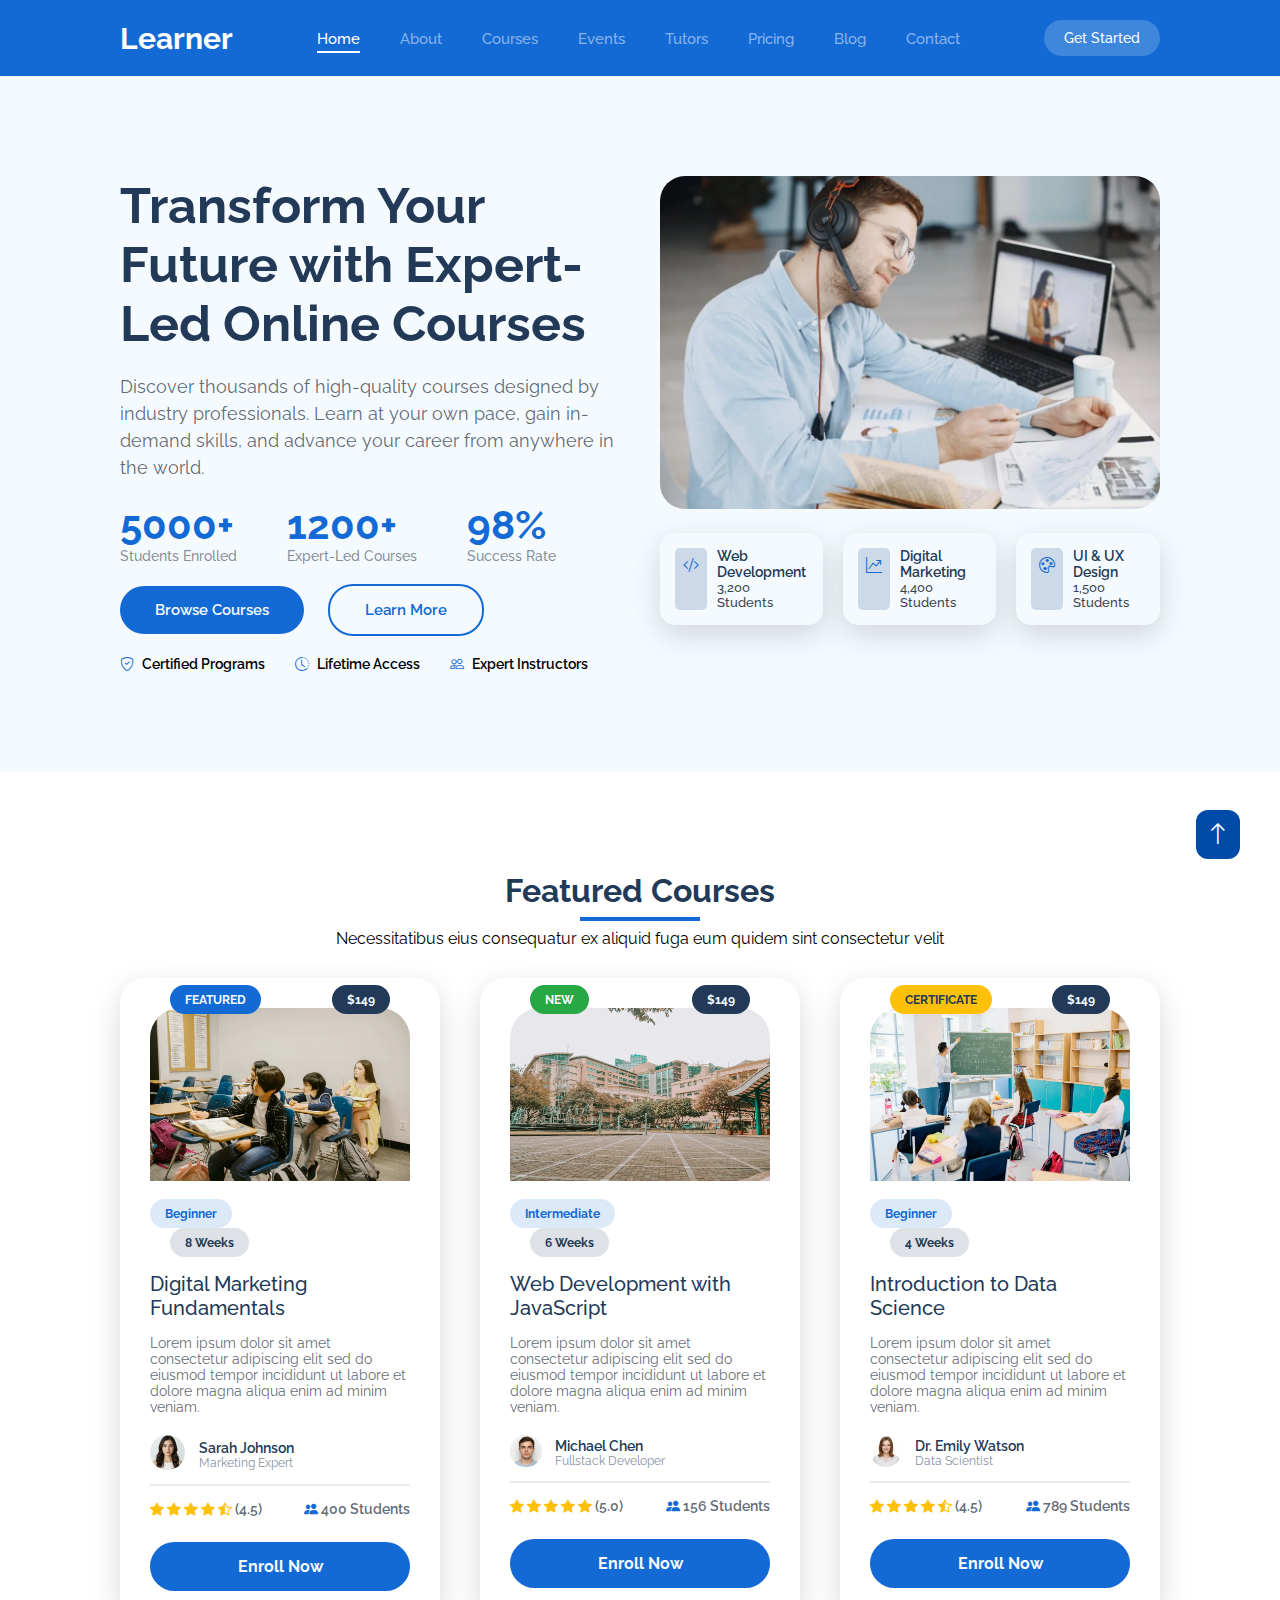
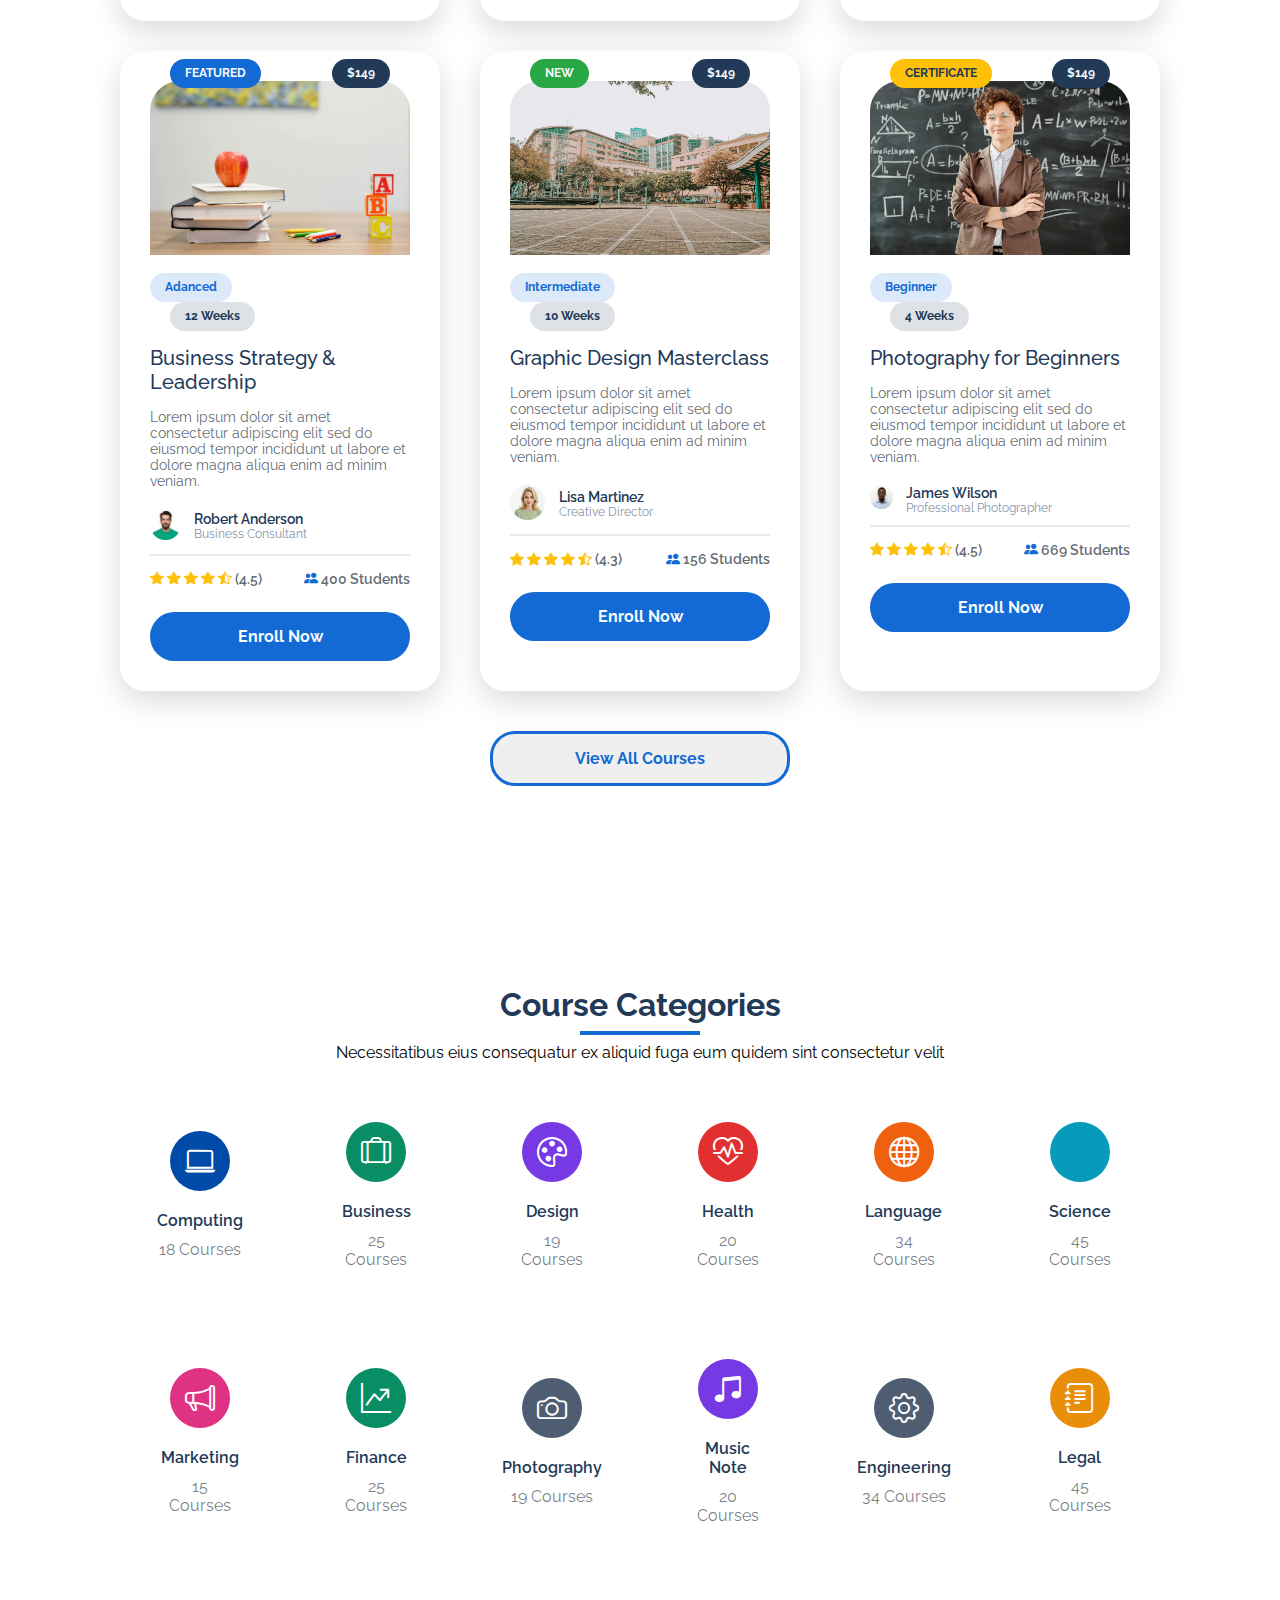
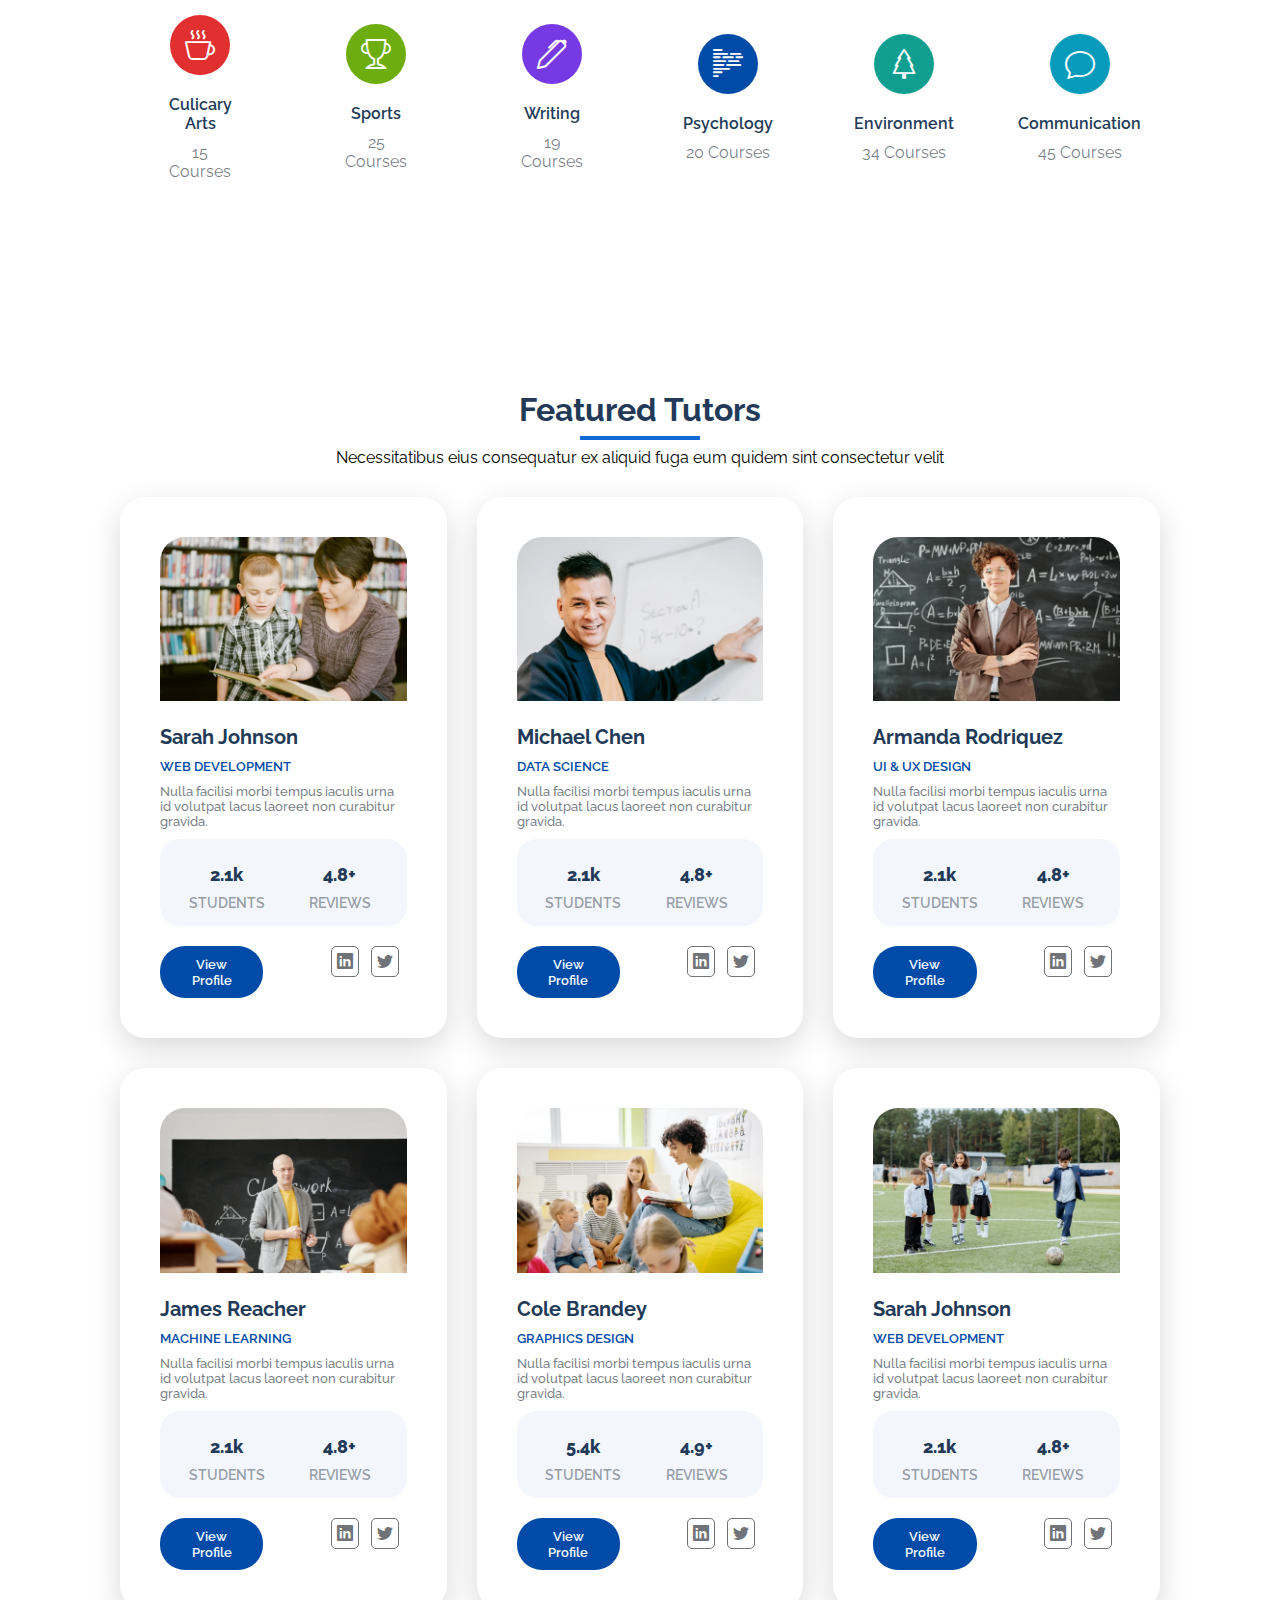
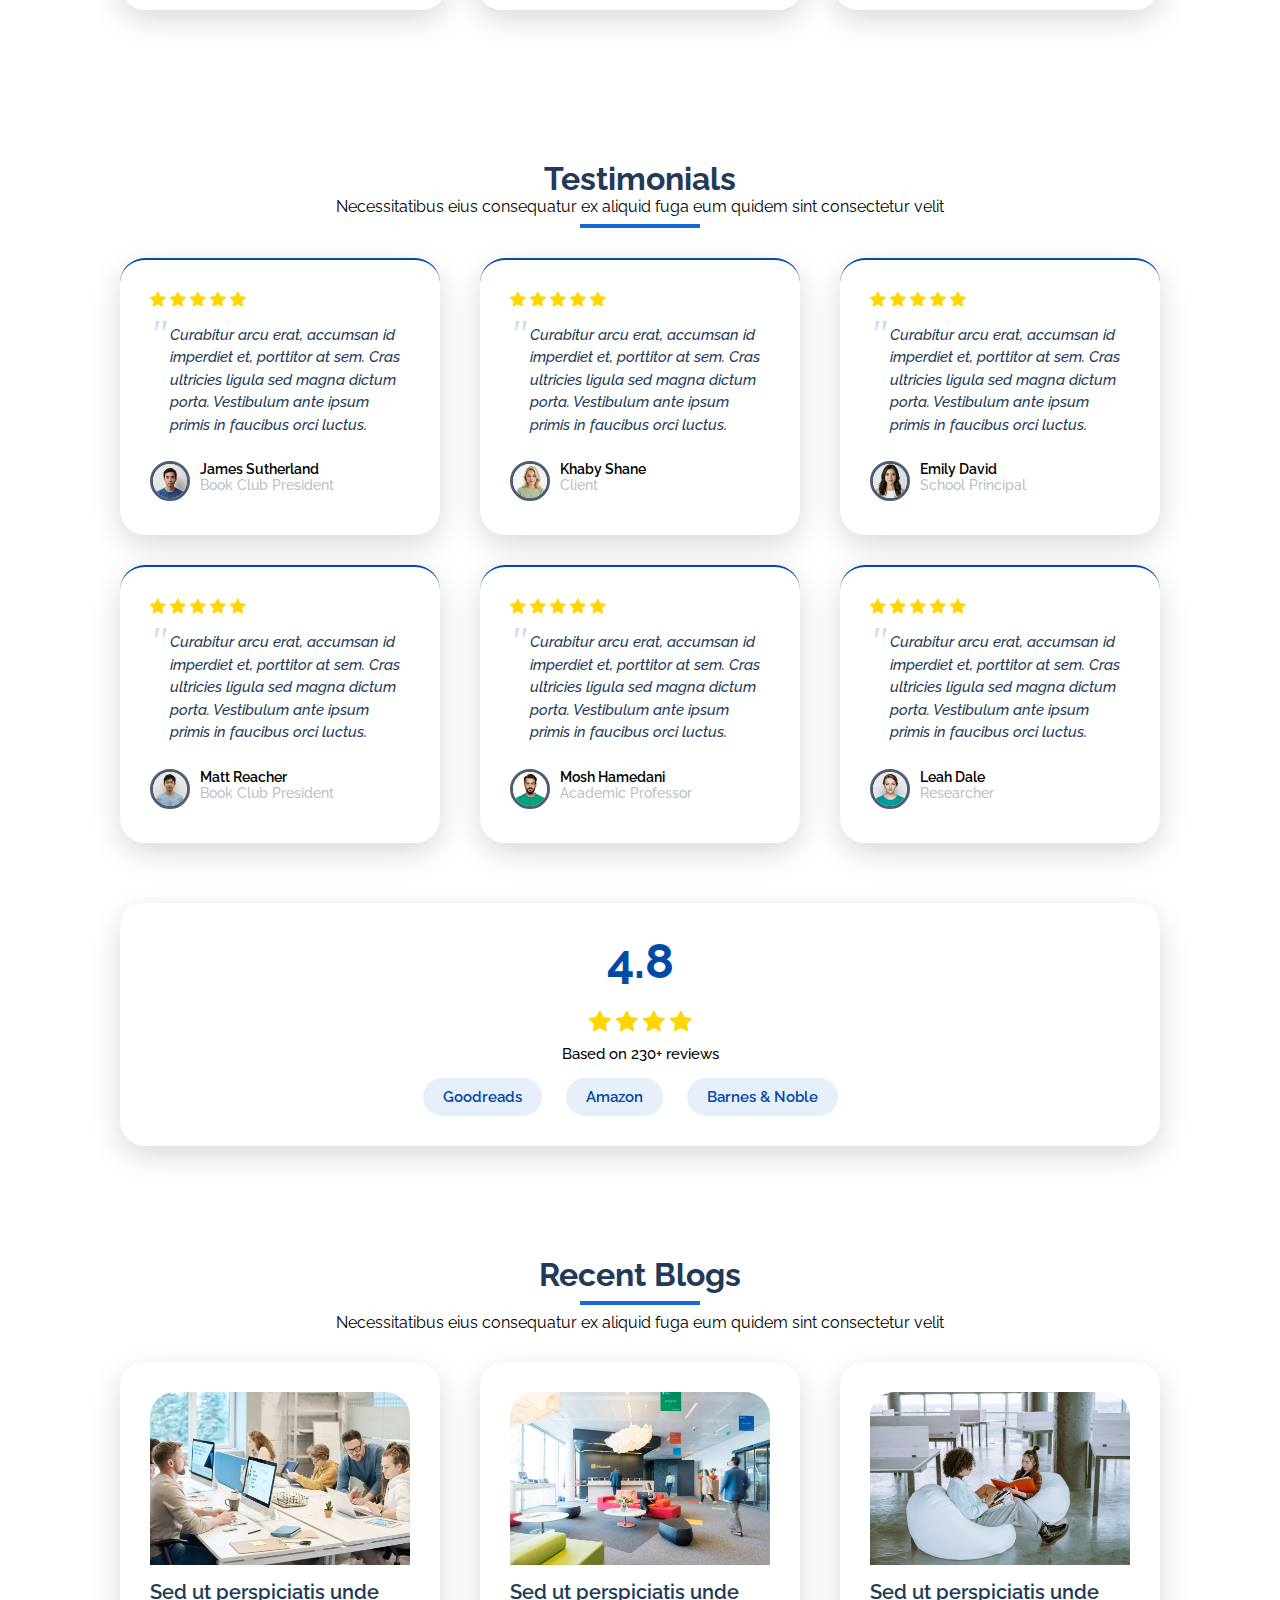
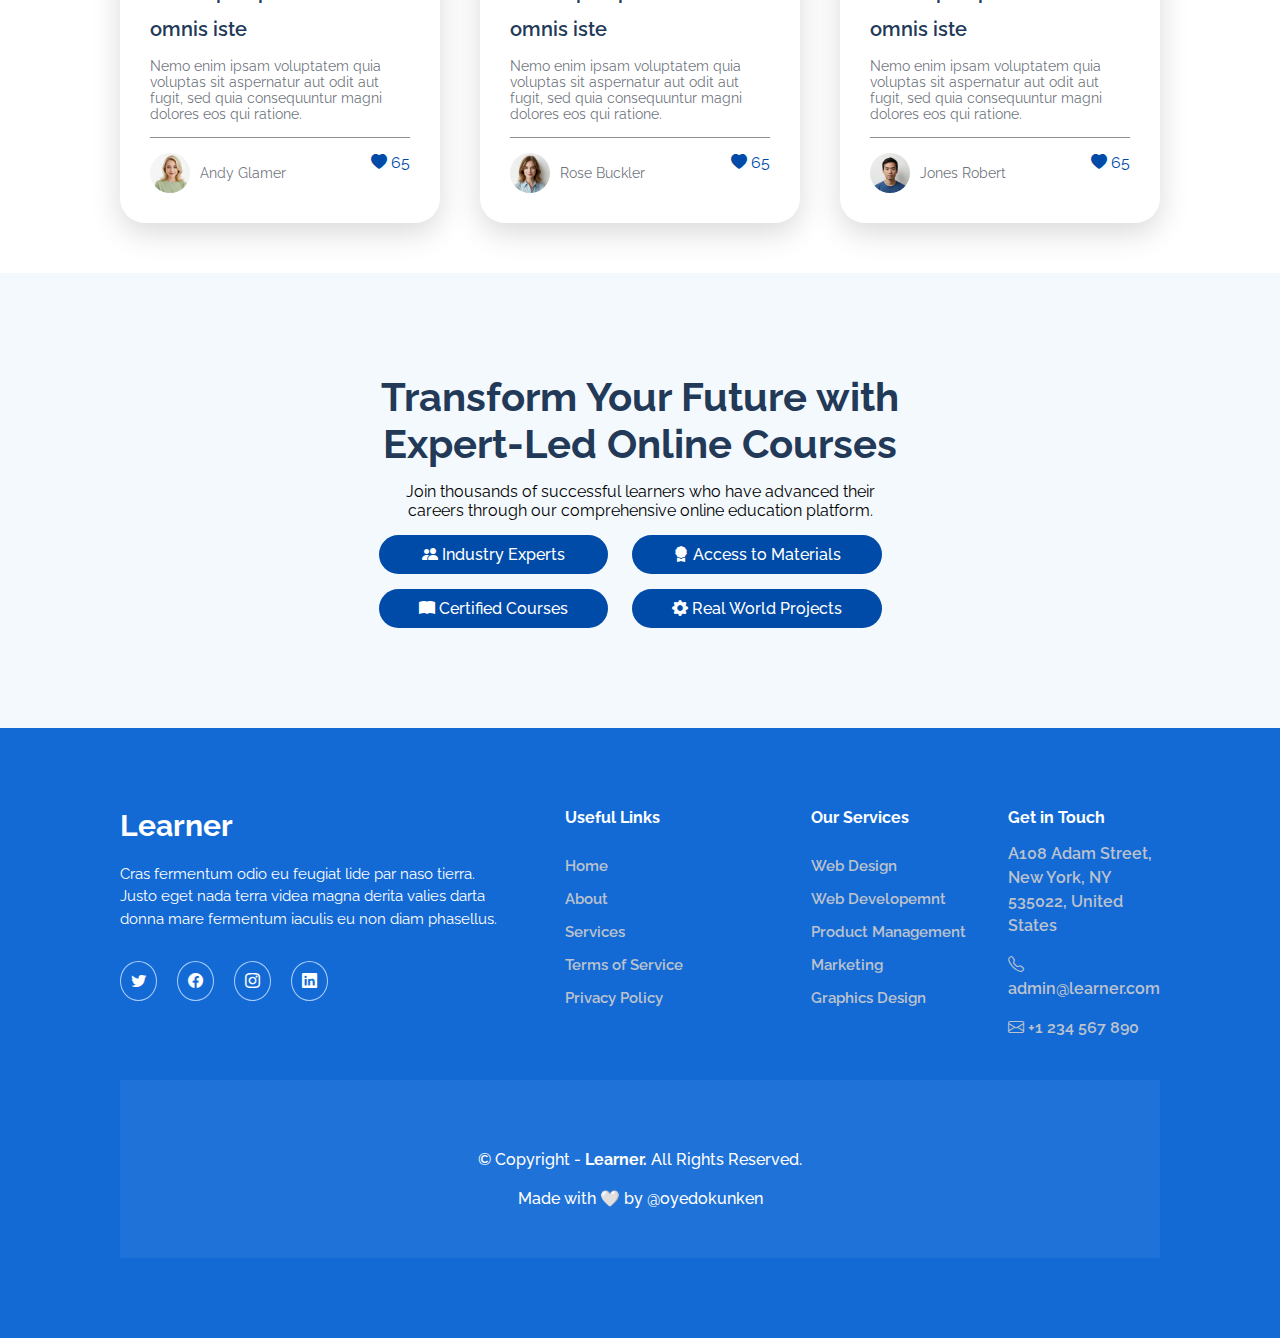
<file: index.html>
<!DOCTYPE html>
<html lang="en">

<head>
    <meta charset="UTF-8">
    <meta name="viewport" content="width=device-width, initial-scale=1.0">
    <title>Learner - Glolbal Learning Platform </title>

    <!-- Google Font Family -->
    <link rel="preconnect" href="https://fonts.googleapis.com">
    <link rel="preconnect" href="https://fonts.gstatic.com" crossorigin>
    <link href="https://fonts.googleapis.com/css2?family=Raleway:ital,wght@0,100..900;1,100..900&display=swap"
        rel="stylesheet">

    <!-- Bootstrap Icon CDN -->
    <link rel="stylesheet" href="https://cdn.jsdelivr.net/npm/bootstrap-icons@1.13.1/font/bootstrap-icons.min.css">


    <link rel="stylesheet" href="/assets/style/style.css">

</head>

<body>
    <div class="header-container">
        <h1 class="logo">Learner</h1>
        <nav>
            <ul>
                <li><a href="index.html" class="active">Home</a></li>
                <li><a href="about.html">About</a></li>
                <li><a href="courses.html">Courses</a></li>
                <li><a href="events.html">Events</a></li>
                <li><a href="tutors.html">Tutors</a></li>
                <li><a href="pricing.html">Pricing</a></li>
                <li><a href="blog.html">Blog</a></li>
                <li><a href="contact.html">Contact</a></li>
            </ul>
        </nav>
        <button class="header-btn">Get Started</button>
    </div>


    <div class="hero-container">
        <div class="hero-grid">
            <div class="hero-text-grid">
                <h1> Transform Your Future with Expert-Led Online Courses </h1>
                <p class="hero-main-text">
                    Discover thousands of high-quality courses designed by industry professionals. Learn at your own
                    pace, gain in-demand skills, and advance your career from anywhere in the world.
                </p>

                <div class="hero-feature-grid">
                    <div class="hero-feature-item">
                        <h2> 5000+ </h2>
                        <p>Students Enrolled </p>
                    </div>

                    <div class="hero-feature-item">
                        <h2> 1200+ </h2>
                        <p>Expert-Led Courses </p>
                    </div>

                    <div class="hero-feature-item">
                        <h2> 98% </h2>
                        <p> Success Rate </p>
                    </div>
                </div>

                <div class="hero-btn-grid">
                    <button class="hero-btn-1">Browse Courses </button>

                    <button class="hero-btn-2">Learn More </button>
                </div>

                <div class="hero-bottom-text">
                    <p> <i class="bi bi-shield-check"></i> Certified Programs </p>
                    <p> <i class="bi bi-clock-history"></i> Lifetime Access </p>
                    <p> <i class="bi bi-people"></i> Expert Instructors </p>
                </div>
            </div>

            <div class="hero-img-grid">
                <div class="img-box">
                    <img src="/assets/img/courses-13.webp" alt="">

                    <div class="img-icon-box">
                        <div class="img-icon-box-item">
                            <div class="icon-item-icon">
                                <i class="bi bi-code-slash"></i>
                            </div>
                            <div class="icon-item-text">
                                <p class="icon-item-text-heading"> Web Development </p>
                                <p class="icon-item-text-sub"> 3,200 Students </p>
                            </div>
                        </div>

                        <div class="img-icon-box-item">
                            <div class="icon-item-icon">
                                <i class="bi bi-graph-up-arrow"></i>
                            </div>
                            <div class="icon-item-text">
                                <p class="icon-item-text-heading"> Digital Marketing </p>
                                <p class="icon-item-text-sub"> 4,400 Students </p>
                            </div>
                        </div>
                        <div class="img-icon-box-item">
                            <div class="icon-item-icon">
                                <i class="bi bi-palette"></i>
                            </div>
                            <div class="icon-item-text">
                                <p class="icon-item-text-heading"> UI & UX Design </p>
                                <p class="icon-item-text-sub"> 1,500 Students </p>
                            </div>
                        </div>
                    </div>
                </div>
            </div>
        </div>
    </div>


    <div class="featured-courses-container">
        <div class="featured-courses-heading">
            <h1> Featured Courses </h1>
            <hr class="feature-rule">
            <p> Necessitatibus eius consequatur ex aliquid fuga eum quidem sint consectetur velit </p>
        </div>

        <div class="course-grid">
            <div class="course-item">
                <img src="/assets/img/students-9.webp" alt="">

                <div class="course-tags">
                    <button class="course-tag-btn-1 ">Featured </button>
                    <button class="course-tag-btn-2"> $149 </button>
                </div>

                <div class="course-categories ">
                    <button>Beginner </button>
                    <button class="course-time"> 8 Weeks </button>
                </div>

                <h1> Digital Marketing Fundamentals </h1>
                <p>
                    Lorem ipsum dolor sit amet consectetur adipiscing elit sed do eiusmod tempor incididunt ut labore et
                    dolore magna aliqua enim ad minim veniam.
                </p>

                <div class="tutor-box">
                    <div class="tutor-pic">
                        <img src="/assets/img/person-f-1.webp" alt="">
                    </div>

                    <div class="tutor-name">
                        <h2> Sarah Johnson </h2>
                        <p> Marketing Expert </p>
                    </div>
                </div>

                <hr class="course-rule">

                <div class="review-box">
                    <div class="course-reviews">
                        <div class="review-stars">
                            <p>
                                <i class="bi bi-star-fill"></i>
                                <i class="bi bi-star-fill"></i>
                                <i class="bi bi-star-fill"></i>
                                <i class="bi bi-star-fill"></i>
                                <i class="bi bi-star-half"></i>

                                (4.5)
                            </p>
                        </div>
                        <div class="total-student">
                            <p>
                                <i class="bi bi-people-fill"></i> 400 Students
                            </p>
                        </div>

                    </div>
                </div>
                <button class="featured-enroll-btn"> <a href="/enroll.html"> Enroll Now</a> </button>
            </div>

            <div class="course-item">
                <img src="/assets/img/campus-4.webp" alt="">

                <div class="course-tags">
                    <button class="course-tag-btn-1 green-tag"> New </button>
                    <button class="course-tag-btn-2"> $149 </button>
                </div>

                <div class="course-categories">
                    <button>Intermediate </button>
                    <button class="course-time"> 6 Weeks </button>
                </div>

                <h1> Web Development with JavaScript </h1>
                <p>
                    Lorem ipsum dolor sit amet consectetur adipiscing elit sed do eiusmod tempor incididunt ut labore et
                    dolore magna aliqua enim ad minim veniam.
                </p>

                <div class="tutor-box">
                    <div class="tutor-pic">
                        <img src="/assets/img/person-m-5.webp" alt="">
                    </div>

                    <div class="tutor-name">
                        <h2> Michael Chen </h2>
                        <p> Fullstack Developer </p>
                    </div>
                </div>

                <hr class="course-rule">

                <div class="review-box">
                    <div class="course-reviews">
                        <div class="review-stars">
                            <p>
                                <i class="bi bi-star-fill"></i>
                                <i class="bi bi-star-fill"></i>
                                <i class="bi bi-star-fill"></i>
                                <i class="bi bi-star-fill"></i>
                                <i class="bi bi-star-fill"></i>

                                (5.0)
                            </p>
                        </div>
                        <div class="total-student">
                            <p>
                                <i class="bi bi-people-fill"></i> 156 Students
                            </p>
                        </div>

                    </div>
                </div>

                <button class="featured-enroll-btn"> <a href="/enroll.html"> Enroll Now</a> </button>
            </div>


            <div class="course-item">
                <img src="/assets/img/students-7.webp" alt="">

                <div class="course-tags">
                    <button class="course-tag-btn-1 yellow-tag"> Certificate </button>
                    <button class="course-tag-btn-2"> $149 </button>
                </div>

                <div class="course-categories">
                    <button>Beginner </button>
                    <button class="course-time"> 4 Weeks </button>
                </div>

                <h1> Introduction to Data Science </h1>
                <p>
                    Lorem ipsum dolor sit amet consectetur adipiscing elit sed do eiusmod tempor incididunt ut labore et
                    dolore magna aliqua enim ad minim veniam.
                </p>

                <div class="tutor-box">
                    <div class="tutor-pic">
                        <img src="/assets/img/person-f-7.webp" alt="">
                    </div>

                    <div class="tutor-name">
                        <h2> Dr. Emily Watson </h2>
                        <p> Data Scientist </p>
                    </div>
                </div>

                <hr class="course-rule">

                <div class="review-box">
                    <div class="course-reviews">
                        <div class="review-stars">
                            <p>
                                <i class="bi bi-star-fill"></i>
                                <i class="bi bi-star-fill"></i>
                                <i class="bi bi-star-fill"></i>
                                <i class="bi bi-star-fill"></i>
                                <i class="bi bi-star-half"></i>

                                (4.5)
                            </p>
                        </div>
                        <div class="total-student">
                            <p>
                                <i class="bi bi-people-fill"></i> 789 Students
                            </p>
                        </div>

                    </div>
                </div>

                <button class="featured-enroll-btn"> <a href="/enroll.html"> Enroll Now</a> </button>
            </div>
        </div>

        <div class="course-grid">
            <div class="course-item">
                <img src="/assets/img/education-5.webp" alt="">

                <div class="course-tags">
                    <button class="course-tag-btn-1 ">Featured </button>
                    <button class="course-tag-btn-2"> $149 </button>
                </div>

                <div class="course-categories ">
                    <button>Adanced </button>
                    <button class="course-time"> 12 Weeks </button>
                </div>

                <h1> Business Strategy & Leadership </h1>
                <p>
                    Lorem ipsum dolor sit amet consectetur adipiscing elit sed do eiusmod tempor incididunt ut labore et
                    dolore magna aliqua enim ad minim veniam.
                </p>

                <div class="tutor-box">
                    <div class="tutor-pic">
                        <img src="/assets/img/person-m-8.webp" alt="">
                    </div>

                    <div class="tutor-name">
                        <h2> Robert Anderson </h2>
                        <p> Business Consultant </p>
                    </div>
                </div>

                <hr class="course-rule">

                <div class="review-box">
                    <div class="course-reviews">
                        <div class="review-stars">
                            <p>
                                <i class="bi bi-star-fill"></i>
                                <i class="bi bi-star-fill"></i>
                                <i class="bi bi-star-fill"></i>
                                <i class="bi bi-star-fill"></i>
                                <i class="bi bi-star-half"></i>

                                (4.5)
                            </p>
                        </div>
                        <div class="total-student">
                            <p>
                                <i class="bi bi-people-fill"></i> 400 Students
                            </p>
                        </div>

                    </div>
                </div>
                <button class="featured-enroll-btn"> <a href="/enroll.html"> Enroll Now</a> </button>
            </div>

            <div class="course-item">
                <img src="/assets/img/campus-4.webp" alt="">

                <div class="course-tags">
                    <button class="course-tag-btn-1 green-tag"> New </button>
                    <button class="course-tag-btn-2"> $149 </button>
                </div>

                <div class="course-categories">
                    <button>Intermediate </button>
                    <button class="course-time"> 10 Weeks </button>
                </div>

                <h1> Graphic Design Masterclass</h1>
                <p>
                    Lorem ipsum dolor sit amet consectetur adipiscing elit sed do eiusmod tempor incididunt ut labore et
                    dolore magna aliqua enim ad minim veniam.
                </p>

                <div class="tutor-box">
                    <div class="tutor-pic">
                        <img src="/assets/img/person-f-12.webp" alt="">
                    </div>

                    <div class="tutor-name">
                        <h2> Lisa Martinez </h2>
                        <p> Creative Director </p>
                    </div>
                </div>

                <hr class="course-rule">

                <div class="review-box">
                    <div class="course-reviews">
                        <div class="review-stars">
                            <p>
                                <i class="bi bi-star-fill"></i>
                                <i class="bi bi-star-fill"></i>
                                <i class="bi bi-star-fill"></i>
                                <i class="bi bi-star-fill"></i>
                                <i class="bi bi-star-half"></i>

                                (4.3)
                            </p>
                        </div>
                        <div class="total-student">
                            <p>
                                <i class="bi bi-people-fill"></i> 156 Students
                            </p>
                        </div>

                    </div>
                </div>

                <button class="featured-enroll-btn"> <a href="/enroll.html"> Enroll Now</a> </button>
            </div>


            <div class="course-item">
                <img src="/assets/img/teacher-6.webp" alt="">

                <div class="course-tags">
                    <button class="course-tag-btn-1 yellow-tag"> Certificate </button>
                    <button class="course-tag-btn-2"> $149 </button>
                </div>

                <div class="course-categories">
                    <button>Beginner </button>
                    <button class="course-time"> 4 Weeks </button>
                </div>

                <h1> Photography for Beginners </h1>
                <p>
                    Lorem ipsum dolor sit amet consectetur adipiscing elit sed do eiusmod tempor incididunt ut labore et
                    dolore magna aliqua enim ad minim veniam.
                </p>

                <div class="tutor-box">
                    <div class="tutor-pic">
                        <img src="/assets/img/person-m-11.webp" alt="">
                    </div>

                    <div class="tutor-name">
                        <h2> James Wilson </h2>
                        <p> Professional Photographer </p>
                    </div>
                </div>

                <hr class="course-rule">

                <div class="review-box">
                    <div class="course-reviews">
                        <div class="review-stars">
                            <p>
                                <i class="bi bi-star-fill"></i>
                                <i class="bi bi-star-fill"></i>
                                <i class="bi bi-star-fill"></i>
                                <i class="bi bi-star-fill"></i>
                                <i class="bi bi-star-half"></i>

                                (4.5)
                            </p>
                        </div>
                        <div class="total-student">
                            <p>
                                <i class="bi bi-people-fill"></i> 669 Students
                            </p>
                        </div>

                    </div>
                </div>

                <button class="featured-enroll-btn"> <a href="/enroll.html"> Enroll Now</a> </button>
            </div>
        </div>

        <div class="all-course-box">
            <button class="all-courses-btn"> <a href="courses.html">View All Courses </a> </button>
        </div>
    </div>

    <div class="course-categories-container">
        <div class="course-categories-heading">
            <h1> Course Categories </h1>
            <hr class="categories-rule">
            <p>
                Necessitatibus eius consequatur ex aliquid fuga eum quidem sint consectetur velit
            </p>
        </div>

        <div class="course-categories-grid">
            <a href="enroll.html">
                <div class="course-categories-item">
                    <i class="bi bi-laptop category-icon"></i>
                    <h3> Computing </h3>
                    <p> 18 Courses </p>
                </div>
            </a>

            <a href="enroll.html">
                <div class="course-categories-item green-dark">
                    <i class="bi bi-suitcase-lg category-icon dark-green"></i>
                    <h3> Business</h3>
                    <p> 25 Courses </p>
                </div>
            </a>


            <a href="enroll.html">
                <div class="course-categories-item purple-dark">
                    <i class="bi bi-palette category-icon dark-purple"></i>
                    <h3> Design </h3>
                    <p> 19 Courses </p>
                </div>
            </a>


            <a href="enroll.html">
                <div class="course-categories-item red-dark">
                    <i class="bi bi-heart-pulse category-icon dark-red"></i>
                    <h3> Health </h3>
                    <p> 20 Courses </p>
                </div>
            </a>

            <a href="enroll.html">
                <div class="course-categories-item orange-dark">
                    <i class="bi bi-globe category-icon dark-orange"></i>
                    <h3> Language </h3>
                    <p> 34 Courses </p>
                </div>
            </a>

            <a href="enroll.html">
                <div class="course-categories-item blue-sky">
                    <i class="bi bi-flask category-icon sky-blue"></i>
                    <h3> Science </h3>
                    <p> 45 Courses </p>
                </div>
            </a>
        </div>

        <div class="course-categories-grid">
            <a href="enroll.html">
                <div class="course-categories-item pink-dark">
                    <i class="bi bi-megaphone category-icon dark-pink"></i>
                    <h3> Marketing </h3>
                    <p> 15 Courses </p>
                </div>
            </a>

            <a href="enroll.html">
                <div class="course-categories-item green-dark">
                    <i class="bi bi-graph-up-arrow category-icon dark-green"></i>
                    <h3> Finance </h3>
                    <p> 25 Courses </p>
                </div>
            </a>


            <a href="enroll.html">
                <div class="course-categories-item grey-dark">
                    <i class="bi bi-camera category-icon dark-grey"></i>
                    <h3> Photography </h3>
                    <p> 19 Courses </p>
                </div>
            </a>


            <a href="enroll.html">
                <div class="course-categories-item purple-dark">
                    <i class="bi bi-music-note-beamed category-icon dark-purple"></i>
                    <h3> Music Note </h3>
                    <p> 20 Courses </p>
                </div>
            </a>

            <a href="enroll.html">
                <div class="course-categories-item grey-dark">
                    <i class="bi bi-gear category-icon dark-grey"></i>
                    <h3> Engineering </h3>
                    <p> 34 Courses </p>
                </div>
            </a>

            <a href="enroll.html">
                <div class="course-categories-item yellow-dark">
                    <i class="bi bi-journal-text category-icon dark-yellow"></i>
                    <h3> Legal </h3>
                    <p> 45 Courses </p>
                </div>
            </a>
        </div>


        <div class="course-categories-grid">
            <a href="enroll.html">
                <div class="course-categories-item red-dark">
                    <i class="bi bi-cup-hot category-icon dark-red"></i>
                    <h3> Culicary Arts </h3>
                    <p> 15 Courses </p>
                </div>
            </a>

            <a href="enroll.html">
                <div class="course-categories-item lemon-dark">
                    <i class="bi bi-trophy category-icon dark-lemon"></i>
                    <h3> Sports </h3>
                    <p> 25 Courses </p>
                </div>
            </a>


            <a href="enroll.html">
                <div class="course-categories-item purple-dark">
                    <i class="bi bi-pen category-icon dark-purple"></i>
                    <h3> Writing </h3>
                    <p> 19 Courses </p>
                </div>
            </a>


            <a href="enroll.html">
                <div class="course-categories-item">
                    <i class="bi bi-body-text category-icon"></i>
                    <h3> Psychology </h3>
                    <p> 20 Courses </p>
                </div>
            </a>

            <a href="enroll.html">
                <div class="course-categories-item green-watery">
                    <i class="bi bi-tree category-icon watery-green"></i>
                    <h3> Environment </h3>
                    <p> 34 Courses </p>
                </div>
            </a>

            <a href="enroll.html">
                <div class="course-categories-item blue-sky">
                    <i class="bi bi-chat category-icon sky-blue"></i>
                    <h3> Communication </h3>
                    <p> 45 Courses </p>
                </div>
            </a>
        </div>
    </div>

    <div class="featured-tutors-container">
        <div class="featured-tutors-heading">
            <h1> Featured Tutors </h1>
            <hr class="categories-rule">
            <p>
                Necessitatibus eius consequatur ex aliquid fuga eum quidem sint consectetur velit
            </p>
        </div>

        <div class="featured-tutors-grid">
            <div class="featured-tutors-item">
                <img src="/assets/img/teacher-2.webp" alt="">

                <h1> Sarah Johnson </h1>
                <h2> Web Development </h2>

                <p>
                    Nulla facilisi morbi tempus iaculis urna id volutpat lacus laoreet non curabitur gravida.
                </p>

                <div class="tutor-awards">
                    <div class="award-item-1">
                        <h1> 2.1k</h1>
                        <p>Students</p>
                    </div>

                    <div class="award-item-2">
                        <h1> 4.8+</h1>
                        <p>Reviews</p>
                    </div>
                </div>

                <div class="tutor-contact">
                    <div class="tutor-cta">
                        <button> View Profile </button>
                    </div>

                    <div class="tutor-social">
                        <i class="bi bi-linkedin"> </i>
                        <i class="bi bi-twitter"> </i>
                    </div>
                </div>
            </div>

            <div class="featured-tutors-item">
                <img src="/assets/img/teacher-7.webp" alt="">

                <h1> Michael Chen </h1>
                <h2> Data Science </h2>

                <p>
                    Nulla facilisi morbi tempus iaculis urna id volutpat lacus laoreet non curabitur gravida.
                </p>

                <div class="tutor-awards">
                    <div class="award-item-1">
                        <h1> 2.1k</h1>
                        <p>Students</p>
                    </div>

                    <div class="award-item-2">
                        <h1> 4.8+</h1>
                        <p>Reviews</p>
                    </div>
                </div>

                <div class="tutor-contact">
                    <div class="tutor-cta">
                        <button> View Profile </button>
                    </div>

                    <div class="tutor-social">
                        <i class="bi bi-linkedin"> </i>
                        <i class="bi bi-twitter"> </i>
                    </div>
                </div>
            </div>


            <div class="featured-tutors-item">
                <img src="/assets/img/teacher-6.webp" alt="">

                <h1> Armanda Rodriquez </h1>
                <h2>UI & UX Design </h2>

                <p>
                    Nulla facilisi morbi tempus iaculis urna id volutpat lacus laoreet non curabitur gravida.
                </p>

                <div class="tutor-awards">
                    <div class="award-item-1">
                        <h1> 2.1k</h1>
                        <p>Students</p>
                    </div>

                    <div class="award-item-2">
                        <h1> 4.8+</h1>
                        <p>Reviews</p>
                    </div>
                </div>

                <div class="tutor-contact">
                    <div class="tutor-cta">
                        <button> View Profile </button>
                    </div>

                    <div class="tutor-social">
                        <i class="bi bi-linkedin"> </i>
                        <i class="bi bi-twitter"> </i>
                    </div>
                </div>
            </div>

        </div>

        <div class="featured-tutors-grid">
            <div class="featured-tutors-item">
                <img src="/assets/img/teacher-4.webp" alt="">

                <h1> James Reacher </h1>
                <h2> Machine Learning </h2>

                <p>
                    Nulla facilisi morbi tempus iaculis urna id volutpat lacus laoreet non curabitur gravida.
                </p>

                <div class="tutor-awards">
                    <div class="award-item-1">
                        <h1> 2.1k</h1>
                        <p>Students</p>
                    </div>

                    <div class="award-item-2">
                        <h1> 4.8+</h1>
                        <p>Reviews</p>
                    </div>
                </div>

                <div class="tutor-contact">
                    <div class="tutor-cta">
                        <button> View Profile </button>
                    </div>

                    <div class="tutor-social">
                        <i class="bi bi-linkedin"> </i>
                        <i class="bi bi-twitter"> </i>
                    </div>
                </div>
            </div>

            <div class="featured-tutors-item">
                <img src="/assets/img//teacher-9.webp" alt="">

                <h1> Cole Brandey </h1>
                <h2> Graphics Design </h2>

                <p>
                    Nulla facilisi morbi tempus iaculis urna id volutpat lacus laoreet non curabitur gravida.
                </p>

                <div class="tutor-awards">
                    <div class="award-item-1">
                        <h1> 5.4k</h1>
                        <p>Students</p>
                    </div>

                    <div class="award-item-2">
                        <h1> 4.9+</h1>
                        <p>Reviews</p>
                    </div>
                </div>

                <div class="tutor-contact">
                    <div class="tutor-cta">
                        <button> View Profile </button>
                    </div>

                    <div class="tutor-social">
                        <i class="bi bi-linkedin"> </i>
                        <i class="bi bi-twitter"> </i>
                    </div>
                </div>
            </div>


            <div class="featured-tutors-item">
                <img src="/assets/img/activities-3.webp" alt="">

                <h1> Sarah Johnson </h1>
                <h2> Web Development </h2>

                <p>
                    Nulla facilisi morbi tempus iaculis urna id volutpat lacus laoreet non curabitur gravida.
                </p>

                <div class="tutor-awards">
                    <div class="award-item-1">
                        <h1> 2.1k</h1>
                        <p>Students</p>
                    </div>

                    <div class="award-item-2">
                        <h1> 4.8+</h1>
                        <p>Reviews</p>
                    </div>
                </div>

                <div class="tutor-contact">
                    <div class="tutor-cta">
                        <button> View Profile </button>
                    </div>

                    <div class="tutor-social">
                        <i class="bi bi-linkedin"> </i>
                        <i class="bi bi-twitter"> </i>
                    </div>
                </div>
            </div>

        </div>
    </div>

    <div class="testimonial-container">
        <div class="testimonial-container-heading">
            <h1> Testimonials </h1>
            <p> Necessitatibus eius consequatur ex aliquid fuga eum quidem sint consectetur velit </p>
            <hr class="review-rule">
        </div>

        <div class="review-grid">
            <div class="review-item">
                <i class="bi bi-star-fill"> </i>
                <i class="bi bi-star-fill"> </i>
                <i class="bi bi-star-fill"> </i>
                <i class="bi bi-star-fill"> </i>
                <i class="bi bi-star-fill"> </i>

                <p class="review-text">
                    Curabitur arcu erat, accumsan id imperdiet et, porttitor at sem. Cras ultricies ligula sed magna
                    dictum porta. Vestibulum ante ipsum primis in faucibus orci luctus.
                </p>

                <div class="testimonial-user-box">
                    <div class="user-review-pic">
                        <img src="/assets/img/person-m-10.webp" alt="">
                    </div>

                    <div class="user-review-name">
                        <h2> James Sutherland </h2>
                        <p class="client-job"> Book Club President </p>
                    </div>
                </div>
            </div>

            <div class="review-item">
                <i class="bi bi-star-fill"> </i>
                <i class="bi bi-star-fill"> </i>
                <i class="bi bi-star-fill"> </i>
                <i class="bi bi-star-fill"> </i>
                <i class="bi bi-star-fill"> </i>

                <p class="review-text">
                    Curabitur arcu erat, accumsan id imperdiet et, porttitor at sem. Cras ultricies ligula sed magna
                    dictum porta. Vestibulum ante ipsum primis in faucibus orci luctus.
                </p>

                <div class="testimonial-user-box">
                    <div class="user-review-pic">
                        <img src="/assets/img/person-f-12.webp" alt="">
                    </div>

                    <div class="user-review-name">
                        <h2> Khaby Shane <h2>
                                <p class="client-job"> Client </p>
                    </div>
                </div>
            </div>

            <div class="review-item">
                <i class="bi bi-star-fill"> </i>
                <i class="bi bi-star-fill"> </i>
                <i class="bi bi-star-fill"> </i>
                <i class="bi bi-star-fill"> </i>
                <i class="bi bi-star-fill"> </i>

                <p class="review-text">
                    Curabitur arcu erat, accumsan id imperdiet et, porttitor at sem. Cras ultricies ligula sed magna
                    dictum porta. Vestibulum ante ipsum primis in faucibus orci luctus.
                </p>

                <div class="testimonial-user-box">
                    <div class="user-review-pic">
                        <img src="/assets/img//person-f-1.webp" alt="">
                    </div>

                    <div class="user-review-name">
                        <h2> Emily David </h2>
                        <p class="client-job"> School Principal </p>
                    </div>
                </div>
            </div>
        </div>

        <div class="review-grid">
            <div class="review-item">
                <i class="bi bi-star-fill"> </i>
                <i class="bi bi-star-fill"> </i>
                <i class="bi bi-star-fill"> </i>
                <i class="bi bi-star-fill"> </i>
                <i class="bi bi-star-fill"> </i>

                <p class="review-text">
                    Curabitur arcu erat, accumsan id imperdiet et, porttitor at sem. Cras ultricies ligula sed magna
                    dictum porta. Vestibulum ante ipsum primis in faucibus orci luctus.
                </p>

                <div class="testimonial-user-box">
                    <div class="user-review-pic">
                        <img src="/assets/img/person-m-4.webp" alt="">
                    </div>

                    <div class="user-review-name">
                        <h2> Matt Reacher </h2>
                        <p class="client-job"> Book Club President </p>
                    </div>
                </div>
            </div>

            <div class="review-item">
                <i class="bi bi-star-fill"> </i>
                <i class="bi bi-star-fill"> </i>
                <i class="bi bi-star-fill"> </i>
                <i class="bi bi-star-fill"> </i>
                <i class="bi bi-star-fill"> </i>

                <p class="review-text">
                    Curabitur arcu erat, accumsan id imperdiet et, porttitor at sem. Cras ultricies ligula sed magna
                    dictum porta. Vestibulum ante ipsum primis in faucibus orci luctus.
                </p>

                <div class="testimonial-user-box">
                    <div class="user-review-pic">
                        <img src="/assets/img/person-m-8.webp" alt="">
                    </div>

                    <div class="user-review-name">
                        <h2> Mosh Hamedani <h2>
                                <p class="client-job"> Academic Professor </p>
                    </div>
                </div>
            </div>

            <div class="review-item">
                <i class="bi bi-star-fill"> </i>
                <i class="bi bi-star-fill"> </i>
                <i class="bi bi-star-fill"> </i>
                <i class="bi bi-star-fill"> </i>
                <i class="bi bi-star-fill"> </i>

                <p class="review-text">
                    Curabitur arcu erat, accumsan id imperdiet et, porttitor at sem. Cras ultricies ligula sed magna
                    dictum porta. Vestibulum ante ipsum primis in faucibus orci luctus.
                </p>

                <div class="testimonial-user-box">
                    <div class="user-review-pic">
                        <img src="/assets/img//person-f-3.webp" alt="">
                    </div>

                    <div class="user-review-name">
                        <h2> Leah Dale </h2>
                        <p class="client-job"> Researcher </p>
                    </div>
                </div>
            </div>
        </div>

        <div class="review-summary">
            <h1> 4.8 </h1>
            <p class="summary-stars">
                <i class="bi bi-star-fill"></i>
                <i class="bi bi-star-fill"></i>
                <i class="bi bi-star-fill"></i>
                <i class="bi bi-star-fill"></i>

            </p>

            <p> Based on 230+ reviews </p>

            <button>Goodreads </button>
            <button>Amazon </button>
            <button>Barnes & Noble </button>
        </div>
    </div>

    <div class="blog-container">
        <div class="blog-container-heading">
            <h1> Recent Blogs </h1>
            <hr>
            <p> Necessitatibus eius consequatur ex aliquid fuga eum quidem sint consectetur velit </p>
        </div>

        <div class="blog-grid">
            <div class="blog-item">
                <img src="./assets/img/blog-post-1.webp" alt="">
                <h1> <a href="blog-details.html"> Sed ut perspiciatis unde omnis iste </a></h1>
                <p class="blog-desc"> Nemo enim ipsam voluptatem quia voluptas sit aspernatur aut odit aut fugit, sed
                    quia consequuntur magni dolores eos qui ratione. </p>

                <div class="author-box">
                    <div class="author-bio">
                        <img src="./assets/img/person-f-12.webp" alt="">
                        <p class="author-name"> Andy Glamer </p>
                    </div>

                    <div class="author-award">
                        <p> <i class="bi bi-heart-fill"> </i> 65 </p>
                    </div>
                </div>
            </div>

            <div class="blog-item">
                <img src="./assets/img/blog-post-2.webp" alt="">
                <h1> <a href="blog-details.html"> Sed ut perspiciatis unde omnis iste </a></h1>
                <p class="blog-desc"> Nemo enim ipsam voluptatem quia voluptas sit aspernatur aut odit aut fugit, sed
                    quia consequuntur magni dolores eos qui ratione. </p>

                <div class="author-box">
                    <div class="author-bio">
                        <img src="./assets/img/person-f-13.webp" alt="">
                        <p class="author-name"> Rose Buckler </p>
                    </div>

                    <div class="author-award">
                        <p> <i class="bi bi-heart-fill"> </i> 65 </p>
                    </div>
                </div>
            </div>


            <div class="blog-item">
                <img src="./assets/img/blog-post-3.webp" alt="">
                <h1> <a href="blog-details.html"> Sed ut perspiciatis unde omnis iste </a></h1>
                <p class="blog-desc"> Nemo enim ipsam voluptatem quia voluptas sit aspernatur aut odit aut fugit, sed
                    quia consequuntur magni dolores eos qui ratione. </p>

                <div class="author-box">
                    <div class="author-bio">
                        <img src="./assets/img/person-m-10.webp" alt="">
                        <p class="author-name"> Jones Robert </p>
                    </div>

                    <div class="author-award">
                        <p> <i class="bi bi-heart-fill"> </i> 65 </p>
                    </div>
                </div>
            </div>
        </div>
    </div>

    <div class="final-cta-container">
        <div class="cta-box">
            <h1> Transform Your Future with Expert-Led Online Courses</h1>
            <p>
                Join thousands of successful learners who have advanced their careers through our comprehensive online
                education platform.
            </p>

            <div class="final-icon-box">
                <p> <i class="bi bi-people-fill"></i> </i> Industry Experts </p>

                <p> <i class="bi bi-book-fill"></i> </i> Certified Courses </p>
            </div>

            <div class="final-icon-box">
                <p> <i class="bi bi-award-fill"></i> </i> Access to Materials </p>
                <p> <i class="bi bi-gear-fill"></i> </i> Real World Projects </p>
            </div>
        </div>
    </div>

    <footer>
        <div class="footer-grid">
            <div class="footer-logo">
                <h1> Learner </h1>
                <p class="footer-desc">
                    Cras fermentum odio eu feugiat lide par naso tierra. Justo eget nada terra videa magna derita valies
                    darta donna mare fermentum iaculis eu non diam phasellus.
                </p>

                <div class="social-icons-box">
                    <p class="social-icons">
                        <i class="bi bi-twitter"></i>
                    </p>

                    <p class="social-icons">
                        <i class="bi bi-facebook"></i>
                    </p>

                    <p class="social-icons">
                        <i class="bi bi-instagram"></i>
                    </p>

                    <p class="social-icons">
                        <i class="bi bi-linkedin"></i>
                    </p>
                </div>

            </div>

            <div class="footer-menu-item">
                <h1> Useful Links </h1>
                <ul>
                    <li> Home </li>
                    <li> About </li>
                    <li> Services </li>
                    <li> Terms of Service </li>
                    <li> Privacy Policy </li>

                </ul>
            </div>

            <div class="footer-menu-item">
                <h1> Our Services </h1>
                <ul>
                    <li> Web Design </li>
                    <li> Web Developemnt </li>
                    <li> Product Management </li>
                    <li> Marketing </li>
                    <li> Graphics Design </li>

                </ul>
            </div>

            <div class="footer-contact">
                <h1> Get in Touch </h1>
                <p>
                    A108 Adam Street, New York, NY 535022, United States
                </p>

                <p> <b> <i class="bi bi-telephone"></i> </b> admin@learner.com </p>
                <p> <b><i class="bi bi-envelope"></i> </b> +1 234 567 890 </p>
            </div>
        </div>

        <div class="final-box">
                <p> &copy; Copyright - <b> Learner. </b> All Rights Reserved. </p>

                <p> Made with 🤍 by @oyedokunken</p>
        </div> 
    </footer>

    <div class="scroll-to-top">
        <a href="#">  <i class="bi bi-arrow-up"> </i></a>
    </div>
</body>

</html>
</file>
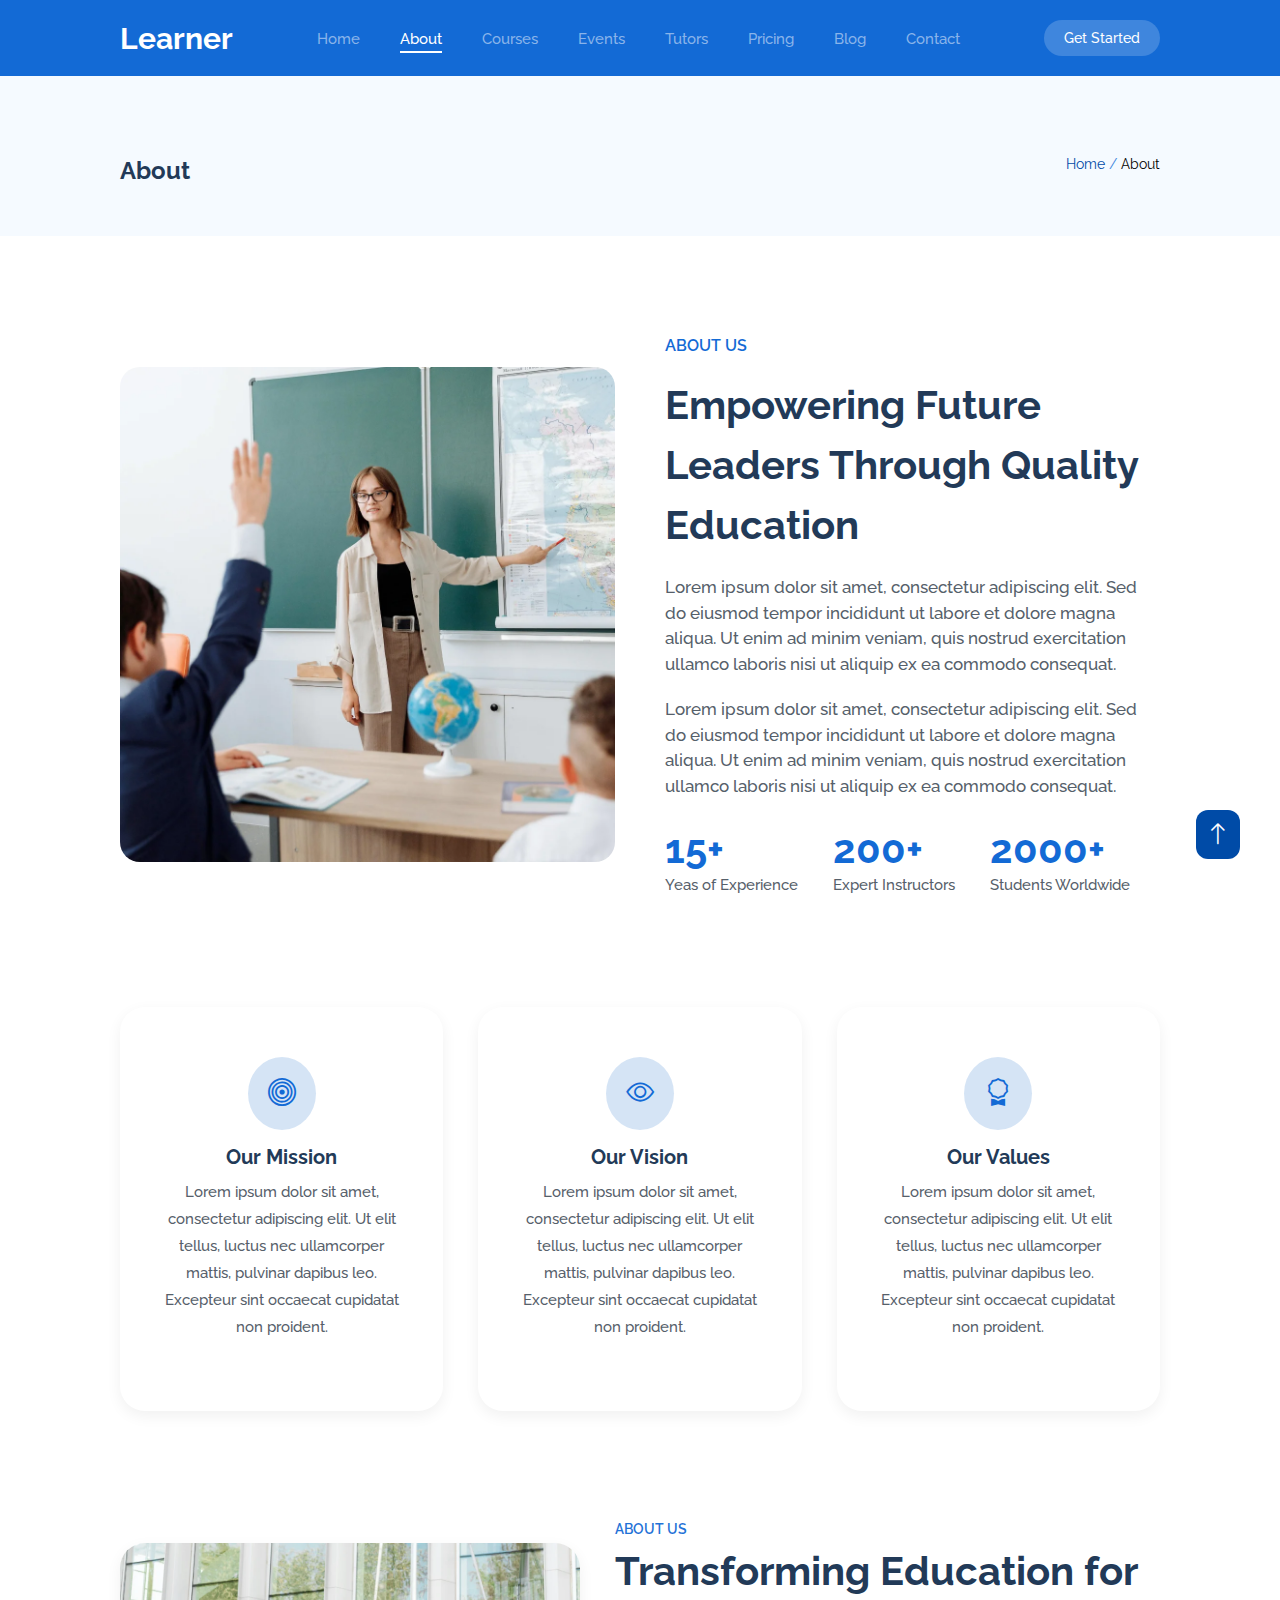
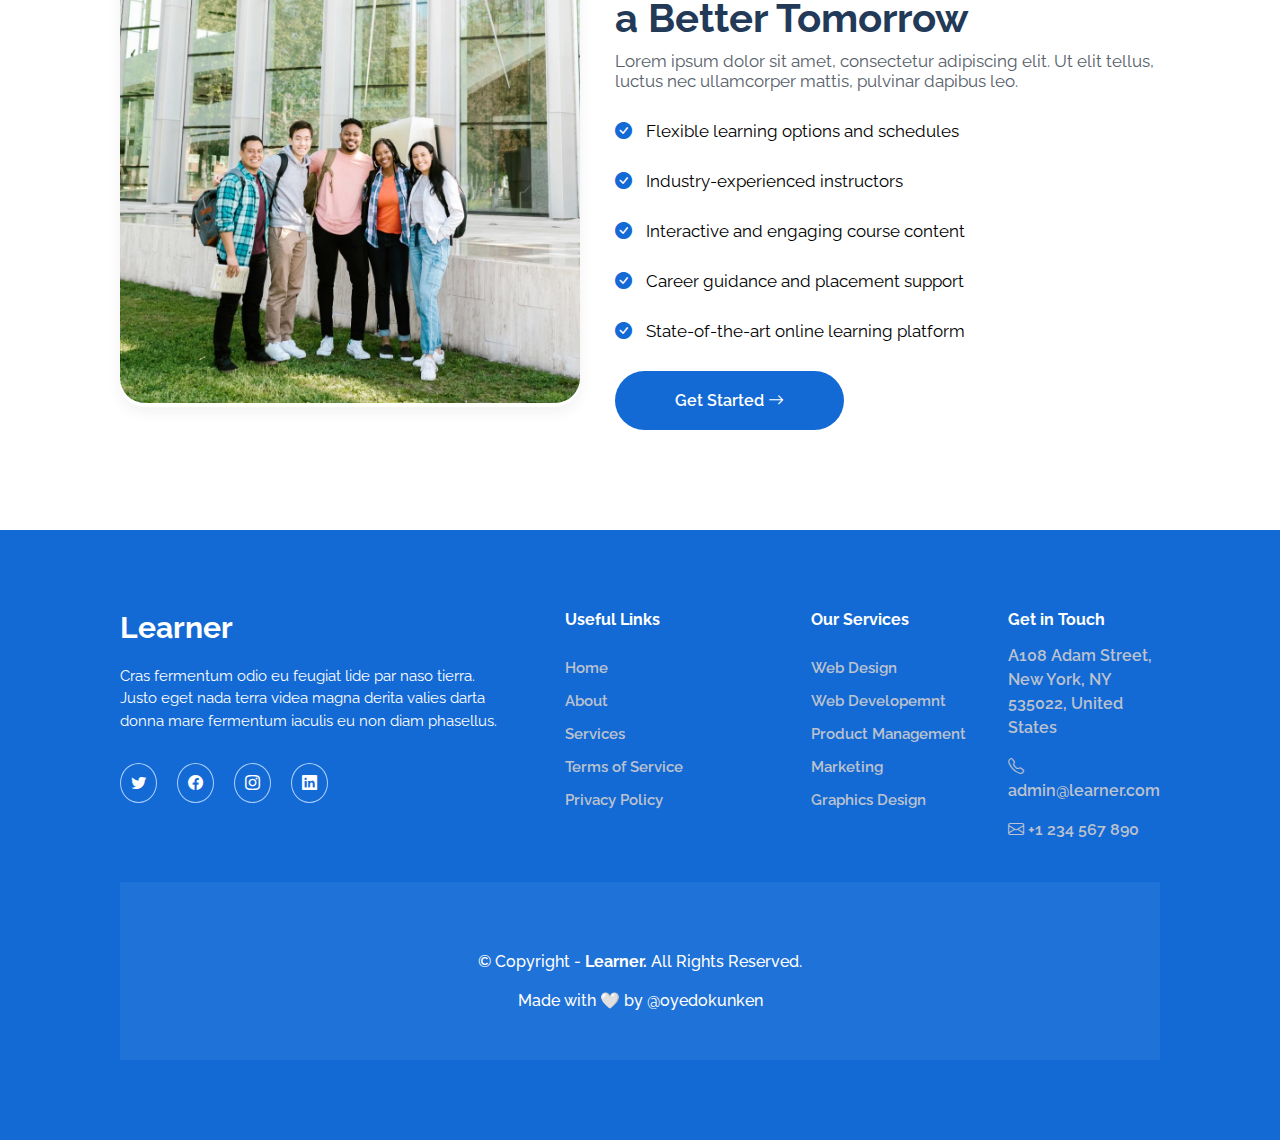
<file: about.html>
<!DOCTYPE html>
<html lang="en">

<head>
    <meta charset="UTF-8">
    <meta name="viewport" content="width=device-width, initial-scale=1.0">
    <meta charset="UTF-8">
    <meta name="viewport" content="width=device-width, initial-scale=1.0">
    <title> About - Learner </title>

    <!-- Google Font Family -->
    <link rel="preconnect" href="https://fonts.googleapis.com">
    <link rel="preconnect" href="https://fonts.gstatic.com" crossorigin>
    <link href="https://fonts.googleapis.com/css2?family=Raleway:ital,wght@0,100..900;1,100..900&display=swap"
        rel="stylesheet">

    <!-- Bootstrap Icon CDN -->
    <link rel="stylesheet" href="https://cdn.jsdelivr.net/npm/bootstrap-icons@1.13.1/font/bootstrap-icons.min.css">


    <link rel="stylesheet" href="/assets/style/style.css">
</head>

<body>
    <div class="header-container">
        <h1 class="logo">Learner</h1>
        <nav>
            <ul>
                <li><a href="index.html">Home</a></li>
                <li><a href="about.html" class="active">About</a></li>
                <li><a href="courses.html">Courses</a></li>
                <li><a href="events.html">Events</a></li>
                <li><a href="tutors.html">Tutors</a></li>
                <li><a href="pricing.html">Pricing</a></li>
                <li><a href="blog.html">Blog</a></li>
                <li><a href="contact.html">Contact</a></li>
            </ul>
        </nav>
        <button class="header-btn">Get Started</button>
    </div>

    <div class="inner-hero-container">
        <p class="inner-title"> About </p>
        <p class="inner-crumb"> <a href="/index.html">Home </a> <span> / </span> About </p>
    </div>


    <div class="about-us-container">
        <div class="about-us-grid">
            <div class="about-us-item">
                <img src="./assets/img/education-square-2.webp" alt="">
            </div>

            <div class="about-us-item">
                <h2> ABOUT US </h2>
                <h1> Empowering Future Leaders Through Quality Education </h1>

                <p>
                    Lorem ipsum dolor sit amet, consectetur adipiscing elit. Sed do eiusmod tempor incididunt ut labore
                    et dolore magna aliqua. Ut enim ad minim veniam, quis nostrud exercitation ullamco laboris nisi ut
                    aliquip ex ea commodo consequat.
                </p>

                <p>
                    Lorem ipsum dolor sit amet, consectetur adipiscing elit. Sed do eiusmod tempor incididunt ut labore
                    et dolore magna aliqua. Ut enim ad minim veniam, quis nostrud exercitation ullamco laboris nisi ut
                    aliquip ex ea commodo consequat.
                </p>

                <div class="about-text-grid">
                    <div class="about-text-item">
                        <h1> 15+ </h1>
                        <p> Yeas of Experience </p>
                    </div>

                    <div class="about-text-item">
                        <h1> 200+ </h1>
                        <p> Expert Instructors </p>
                    </div>

                    <div class="about-text-item">
                        <h1> 2000+ </h1>
                        <p> Students Worldwide </p>
                    </div>
                </div>
            </div>
        </div>
    </div>

    <div class="mandate-container">
        <div class="mandate-grid">
            <div class="mandate-item">
                <p> <i class="bi bi-bullseye"> </i></p>
                <h1> Our Mission </h1>
                <p class="mandate-text">
                    Lorem ipsum dolor sit amet, consectetur adipiscing elit. Ut elit tellus, luctus nec ullamcorper
                    mattis, pulvinar dapibus leo. Excepteur sint occaecat cupidatat non proident.
                </p>
            </div>

            <div class="mandate-item">
                <p> <i class="bi bi-eye"> </i></p>
                <h1> Our Vision </h1>
                <p class="mandate-text">
                    Lorem ipsum dolor sit amet, consectetur adipiscing elit. Ut elit tellus, luctus nec ullamcorper
                    mattis, pulvinar dapibus leo. Excepteur sint occaecat cupidatat non proident.
                </p>
            </div>

            <div class="mandate-item">
                <p> <i class="bi bi-award"> </i></p>
                <h1> Our Values </h1>
                <p class="mandate-text">
                    Lorem ipsum dolor sit amet, consectetur adipiscing elit. Ut elit tellus, luctus nec ullamcorper
                    mattis, pulvinar dapibus leo. Excepteur sint occaecat cupidatat non proident.
                </p>
            </div>
        </div>
    </div>

    <div class="about-gallery-container">
        <div class="about-gallery-grid">
            <div class="image-grid">
                <img src="./assets/img//education-square-11.webp" alt="">
            </div>

            <div class="texts-grid-inner">
                <h2> ABOUT US </h2>
                <h1> Transforming Education for a Better Tomorrow </h1>
                <p >
                    Lorem ipsum dolor sit amet, consectetur adipiscing elit. Ut elit tellus, luctus nec ullamcorper
                    mattis, pulvinar dapibus leo.
                </p>

                <p class="feature-text">
                    <i class="bi bi-check-circle-fill"> </i>
                    Flexible learning options and schedules
                </p>

                <p class="feature-text">
                    <i class="bi bi-check-circle-fill"> </i>
                    Industry-experienced instructors
                </p>

                <p class="feature-text">
                    <i class="bi bi-check-circle-fill"> </i>
                    Interactive and engaging course content
                </p>

                <p class="feature-text">
                    <i class="bi bi-check-circle-fill"> </i>
                    Career guidance and placement support
                </p>

                <p class="feature-text">
                    <i class="bi bi-check-circle-fill"> </i>
                    State-of-the-art online learning platform
                </p>
                
                <button class="about-btn"> <a href="enroll.html"> Get Started </a> <i class="bi bi-arrow-right"></i> </button>
            </div>
        </div>
    </div>

    <footer>
        <div class="footer-grid">
            <div class="footer-logo">
                <h1> Learner </h1>
                <p class="footer-desc">
                    Cras fermentum odio eu feugiat lide par naso tierra. Justo eget nada terra videa magna derita valies
                    darta donna mare fermentum iaculis eu non diam phasellus.
                </p>

                <div class="social-icons-box">
                    <p class="social-icons">
                        <i class="bi bi-twitter"></i>
                    </p>

                    <p class="social-icons">
                        <i class="bi bi-facebook"></i>
                    </p>

                    <p class="social-icons">
                        <i class="bi bi-instagram"></i>
                    </p>

                    <p class="social-icons">
                        <i class="bi bi-linkedin"></i>
                    </p>
                </div>

            </div>

            <div class="footer-menu-item">
                <h1> Useful Links </h1>
                <ul>
                    <li> Home </li>
                    <li> About </li>
                    <li> Services </li>
                    <li> Terms of Service </li>
                    <li> Privacy Policy </li>

                </ul>
            </div>

            <div class="footer-menu-item">
                <h1> Our Services </h1>
                <ul>
                    <li> Web Design </li>
                    <li> Web Developemnt </li>
                    <li> Product Management </li>
                    <li> Marketing </li>
                    <li> Graphics Design </li>

                </ul>
            </div>

            <div class="footer-contact">
                <h1> Get in Touch </h1>
                <p>
                    A108 Adam Street, New York, NY 535022, United States
                </p>

                <p> <b> <i class="bi bi-telephone"></i> </b> admin@learner.com </p>
                <p> <b><i class="bi bi-envelope"></i> </b> +1 234 567 890 </p>
            </div>
        </div>

        <div class="final-box">
            <p> &copy; Copyright - <b> Learner. </b> All Rights Reserved. </p>

            <p> Made with 🤍 by @oyedokunken</p>
        </div>
    </footer>

    <div class="scroll-to-top">
        <a href="#"> <i class="bi bi-arrow-up"> </i></a>
    </div>
</body>

</html>
</file>
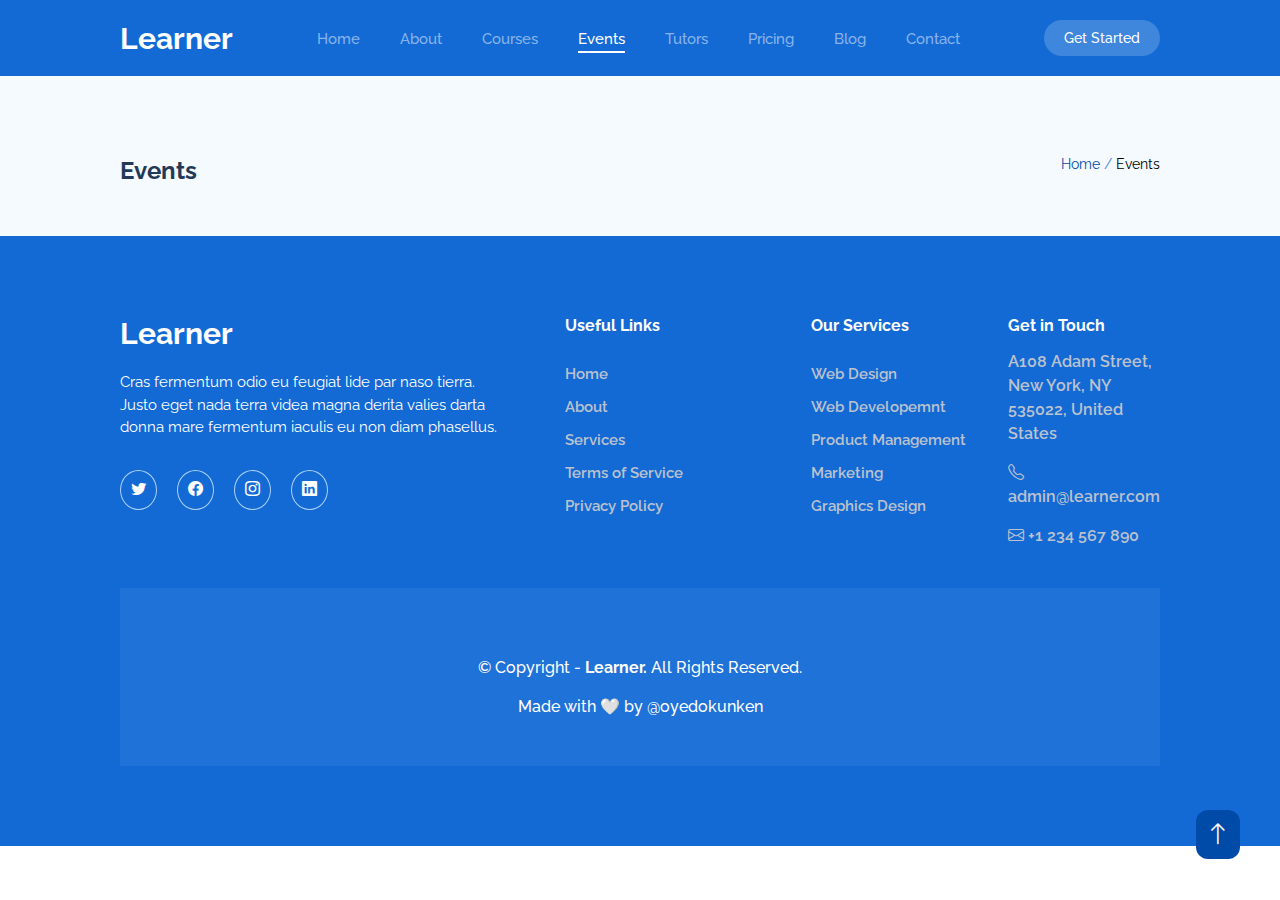
<file: blog-details.html>
<!DOCTYPE html>
<html lang="en">

<head>
    <meta charset="UTF-8">
    <meta name="viewport" content="width=device-width, initial-scale=1.0">
    <meta charset="UTF-8">
    <meta name="viewport" content="width=device-width, initial-scale=1.0">
    <title> Blog Details - Learner </title>

    <!-- Google Font Family -->
    <link rel="preconnect" href="https://fonts.googleapis.com">
    <link rel="preconnect" href="https://fonts.gstatic.com" crossorigin>
    <link href="https://fonts.googleapis.com/css2?family=Raleway:ital,wght@0,100..900;1,100..900&display=swap"
        rel="stylesheet">

    <!-- Bootstrap Icon CDN -->
    <link rel="stylesheet" href="https://cdn.jsdelivr.net/npm/bootstrap-icons@1.13.1/font/bootstrap-icons.min.css">


    <link rel="stylesheet" href="/assets/style/style.css">
</head>

<body>
    <div class="header-container">
        <h1 class="logo">Learner</h1>
        <nav>
            <ul>
                <li><a href="index.html">Home</a></li>
                <li><a href="about.html">About</a></li>
                <li><a href="courses.html">Courses</a></li>
                <li><a href="events.html" class="active">Events</a></li>
                <li><a href="tutors.html">Tutors</a></li>
                <li><a href="pricing.html">Pricing</a></li>
                <li><a href="blog.html">Blog</a></li>
                <li><a href="contact.html">Contact</a></li>
            </ul>
        </nav>
        <button class="header-btn">Get Started</button>
    </div>

    <div class="inner-hero-container">
        <p class="inner-title"> Events </p>
        <p class="inner-crumb"> <a href="/index.html">Home </a> <span> / </span> Events </p>
    </div>

       <footer>
        <div class="footer-grid">
            <div class="footer-logo">
                <h1> Learner </h1>
                <p class="footer-desc">
                    Cras fermentum odio eu feugiat lide par naso tierra. Justo eget nada terra videa magna derita valies
                    darta donna mare fermentum iaculis eu non diam phasellus.
                </p>

                <div class="social-icons-box">
                    <p class="social-icons">
                        <i class="bi bi-twitter"></i>
                    </p>

                    <p class="social-icons">
                        <i class="bi bi-facebook"></i>
                    </p>

                    <p class="social-icons">
                        <i class="bi bi-instagram"></i>
                    </p>

                    <p class="social-icons">
                        <i class="bi bi-linkedin"></i>
                    </p>
                </div>

            </div>

            <div class="footer-menu-item">
                <h1> Useful Links </h1>
                <ul>
                    <li> Home </li>
                    <li> About </li>
                    <li> Services </li>
                    <li> Terms of Service </li>
                    <li> Privacy Policy </li>

                </ul>
            </div>

            <div class="footer-menu-item">
                <h1> Our Services </h1>
                <ul>
                    <li> Web Design </li>
                    <li> Web Developemnt </li>
                    <li> Product Management </li>
                    <li> Marketing </li>
                    <li> Graphics Design </li>

                </ul>
            </div>

            <div class="footer-contact">
                <h1> Get in Touch </h1>
                <p>
                    A108 Adam Street, New York, NY 535022, United States
                </p>

                <p> <b> <i class="bi bi-telephone"></i> </b> admin@learner.com </p>
                <p> <b><i class="bi bi-envelope"></i> </b> +1 234 567 890 </p>
            </div>
        </div>

        <div class="final-box">
            <p> &copy; Copyright - <b> Learner. </b> All Rights Reserved. </p>

            <p> Made with 🤍 by @oyedokunken</p>
        </div>
    </footer>

    <div class="scroll-to-top">
        <a href="#"> <i class="bi bi-arrow-up"> </i></a>
    </div>
</body>

</html>
</file>
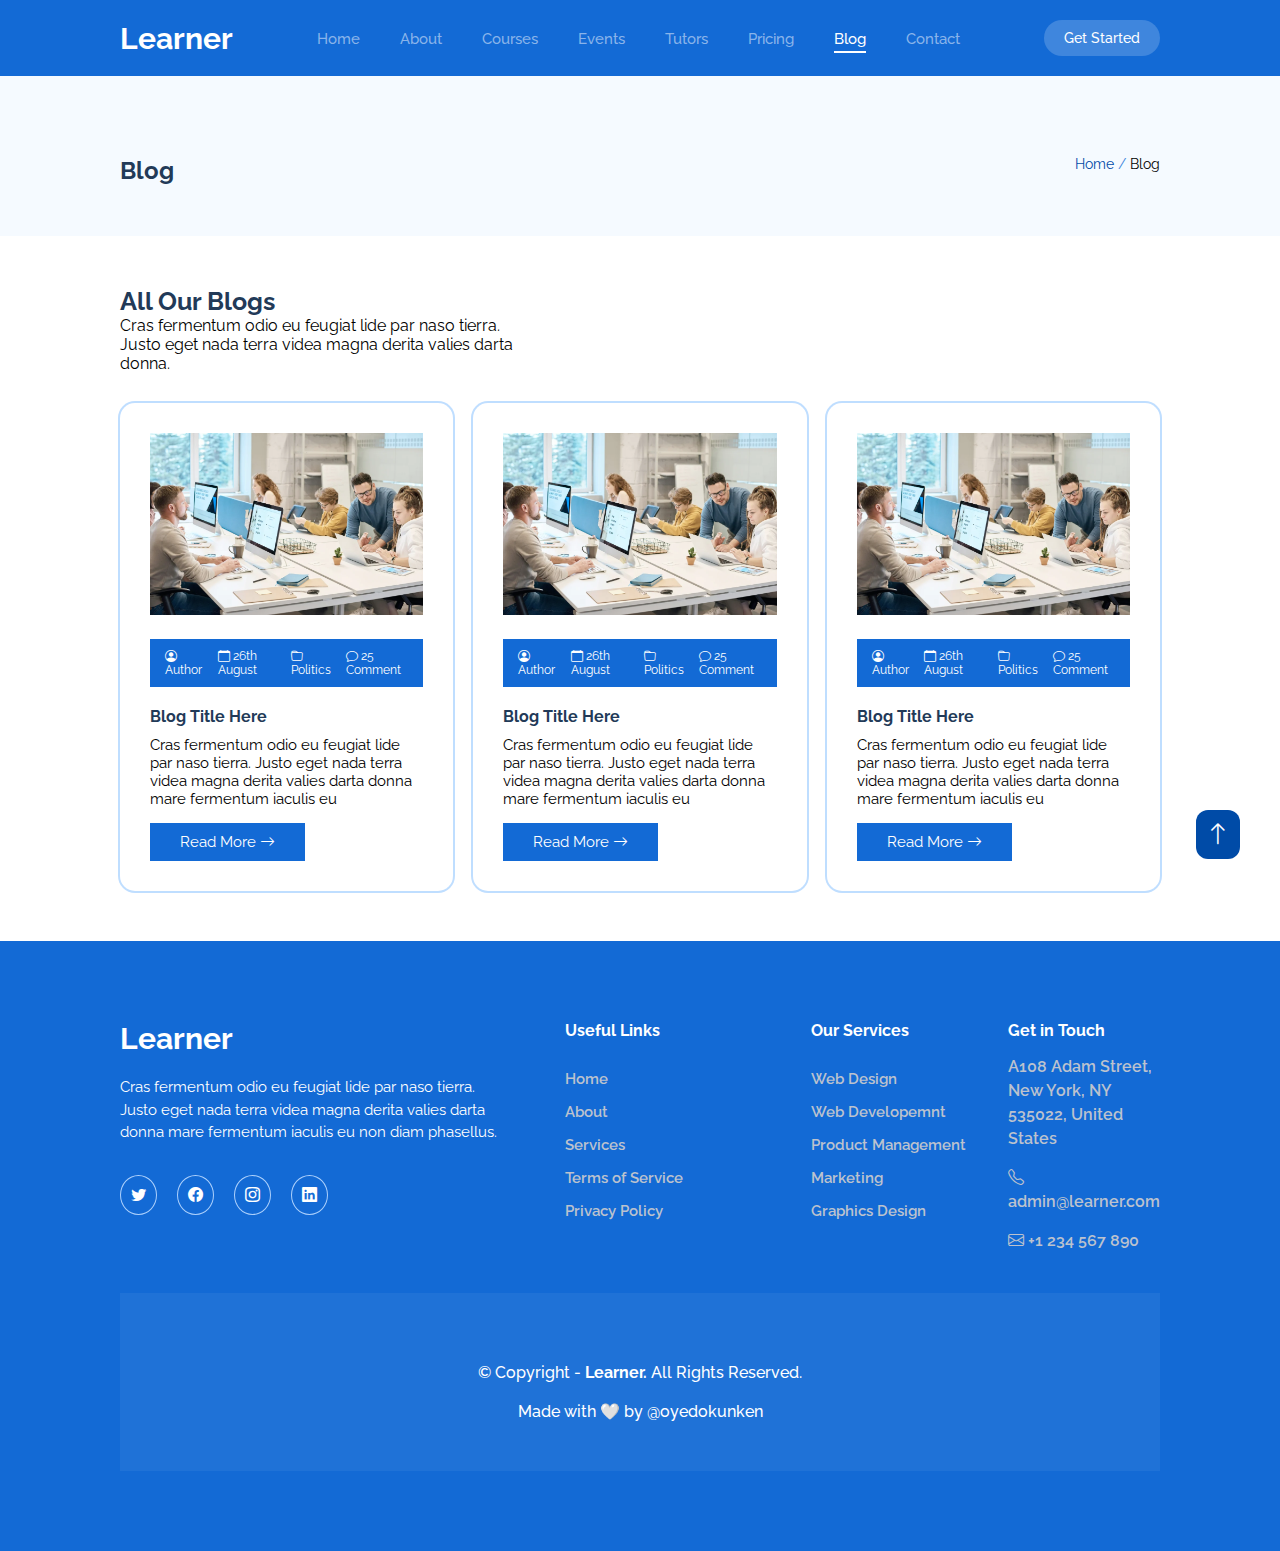
<file: blog.html>
<!DOCTYPE html>
<html lang="en">

<head>
    <meta charset="UTF-8">
    <meta name="viewport" content="width=device-width, initial-scale=1.0">
    <meta charset="UTF-8">
    <meta name="viewport" content="width=device-width, initial-scale=1.0">
    <title> Blog - Learner </title>

    <!-- Google Font Family -->
    <link rel="preconnect" href="https://fonts.googleapis.com">
    <link rel="preconnect" href="https://fonts.gstatic.com" crossorigin>
    <link href="https://fonts.googleapis.com/css2?family=Raleway:ital,wght@0,100..900;1,100..900&display=swap"
        rel="stylesheet">

    <!-- Bootstrap Icon CDN -->
    <link rel="stylesheet" href="https://cdn.jsdelivr.net/npm/bootstrap-icons@1.13.1/font/bootstrap-icons.min.css">


    <link rel="stylesheet" href="/assets/style/style.css">
</head>

<body>
    <div class="header-container">
        <h1 class="logo">Learner</h1>
        <nav>
            <ul>
                <li><a href="index.html">Home</a></li>
                <li><a href="about.html">About</a></li>
                <li><a href="courses.html">Courses</a></li>
                <li><a href="events.html">Events</a></li>
                <li><a href="tutors.html">Tutors</a></li>
                <li><a href="pricing.html">Pricing</a></li>
                <li><a href="blog.html" class="active">Blog</a></li>
                <li><a href="contact.html">Contact</a></li>
            </ul>
        </nav>
        <button class="header-btn">Get Started</button>
    </div>

    <div class="inner-hero-container">
        <p class="inner-title"> Blog </p>
        <p class="inner-crumb"> <a href="/index.html">Home </a> <span> / </span> Blog </p>
    </div>
    <div class="main-blog-container">
        <div class="main-blog-text-container">
            <h1> All Our Blogs </h1>
            <p>
                Cras fermentum odio eu feugiat lide par naso tierra. Justo eget nada terra videa magna derita valies darta donna.
        </p>
        </div>

        <div class="main-blog-grid">
            <div class="main-blog-grid-item">
                <img src="./assets/img/blog-post-1.webp" alt="">
                <div class="blog-icon-group">
                    <p> <i class="bi bi-person-circle"> </i> Author </p>
                    <p> <i class="bi bi-calendar"> </i> 26th August </p>
                    <p> <i class="bi bi-folder"> </i> Politics </p>
                    <p> <i class="bi bi-chat"> </i> 25 Comment </p>
                </div>

                <h1> Blog Title Here </h1>
                <p id="text-diff">
                    Cras fermentum odio eu feugiat lide par naso tierra. Justo eget nada terra videa magna derita valies darta donna mare fermentum iaculis eu
                </p>

                <a href="blog-details.html"> Read More <i class="bi bi-arrow-right"> </i></a>
            </div>

                        <div class="main-blog-grid-item">
                <img src="./assets/img/blog-post-1.webp" alt="">
                <div class="blog-icon-group">
                    <p> <i class="bi bi-person-circle"> </i> Author </p>
                    <p> <i class="bi bi-calendar"> </i> 26th August </p>
                    <p> <i class="bi bi-folder"> </i> Politics </p>
                    <p> <i class="bi bi-chat"> </i> 25 Comment </p>
                </div>

                <h1> Blog Title Here </h1>
                <p id="text-diff">
                    Cras fermentum odio eu feugiat lide par naso tierra. Justo eget nada terra videa magna derita valies darta donna mare fermentum iaculis eu
                </p>

                <a href="blog-details.html"> Read More <i class="bi bi-arrow-right"> </i></a>
            </div>

                        <div class="main-blog-grid-item">
                <img src="./assets/img/blog-post-1.webp" alt="">
                <div class="blog-icon-group">
                    <p> <i class="bi bi-person-circle"> </i> Author </p>
                    <p> <i class="bi bi-calendar"> </i> 26th August </p>
                    <p> <i class="bi bi-folder"> </i> Politics </p>
                    <p> <i class="bi bi-chat"> </i> 25 Comment </p>
                </div>

                <h1> Blog Title Here </h1>
                <p id="text-diff">
                    Cras fermentum odio eu feugiat lide par naso tierra. Justo eget nada terra videa magna derita valies darta donna mare fermentum iaculis eu
                </p>

                <a href="blog-details.html"> Read More <i class="bi bi-arrow-right"> </i></a>
            </div>
        </div>
    </div>
    <footer>
        <div class="footer-grid">
            <div class="footer-logo">
                <h1> Learner </h1>
                <p class="footer-desc">
                    Cras fermentum odio eu feugiat lide par naso tierra. Justo eget nada terra videa magna derita valies
                    darta donna mare fermentum iaculis eu non diam phasellus.
                </p>

                <div class="social-icons-box">
                    <p class="social-icons">
                        <i class="bi bi-twitter"></i>
                    </p>

                    <p class="social-icons">
                        <i class="bi bi-facebook"></i>
                    </p>

                    <p class="social-icons">
                        <i class="bi bi-instagram"></i>
                    </p>

                    <p class="social-icons">
                        <i class="bi bi-linkedin"></i>
                    </p>
                </div>

            </div>

            <div class="footer-menu-item">
                <h1> Useful Links </h1>
                <ul>
                    <li> Home </li>
                    <li> About </li>
                    <li> Services </li>
                    <li> Terms of Service </li>
                    <li> Privacy Policy </li>

                </ul>
            </div>

            <div class="footer-menu-item">
                <h1> Our Services </h1>
                <ul>
                    <li> Web Design </li>
                    <li> Web Developemnt </li>
                    <li> Product Management </li>
                    <li> Marketing </li>
                    <li> Graphics Design </li>

                </ul>
            </div>

            <div class="footer-contact">
                <h1> Get in Touch </h1>
                <p>
                    A108 Adam Street, New York, NY 535022, United States
                </p>

                <p> <b> <i class="bi bi-telephone"></i> </b> admin@learner.com </p>
                <p> <b><i class="bi bi-envelope"></i> </b> +1 234 567 890 </p>
            </div>
        </div>

        <div class="final-box">
            <p> &copy; Copyright - <b> Learner. </b> All Rights Reserved. </p>

            <p> Made with 🤍 by @oyedokunken</p>
        </div>
    </footer>

    <div class="scroll-to-top">
        <a href="#"> <i class="bi bi-arrow-up"> </i></a>
    </div>
</body>

</html>
</file>
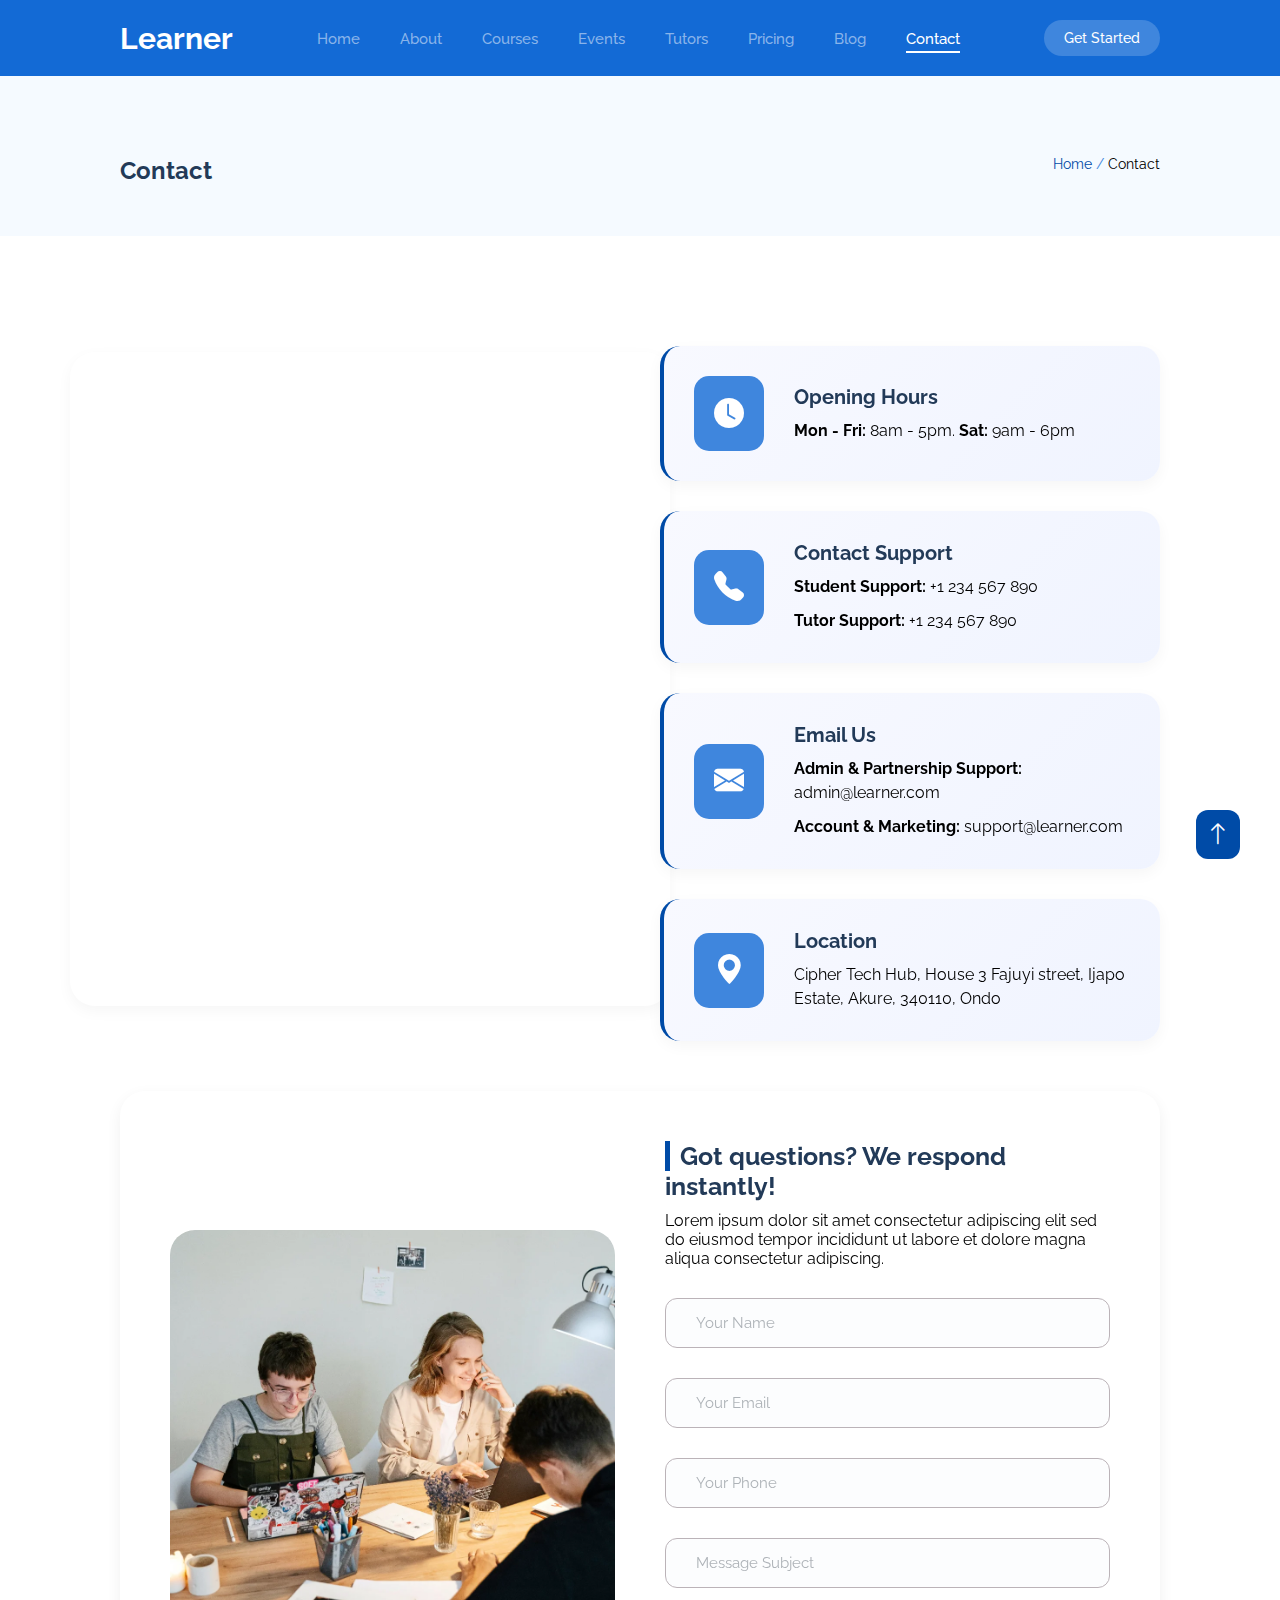
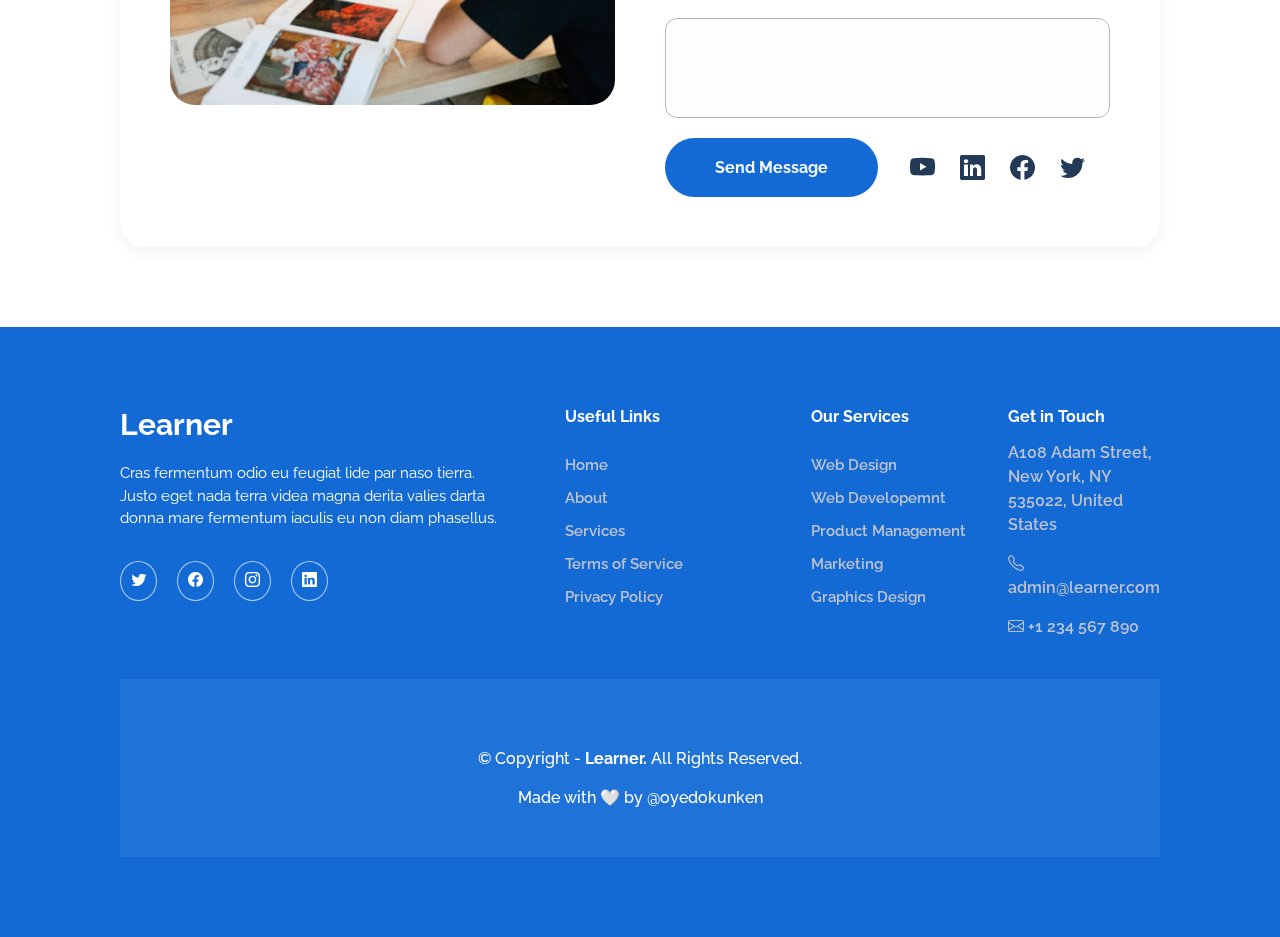
<file: contact.html>
<!DOCTYPE html>
<html lang="en">

<head>
    <meta charset="UTF-8">
    <meta name="viewport" content="width=device-width, initial-scale=1.0">
    <meta charset="UTF-8">
    <meta name="viewport" content="width=device-width, initial-scale=1.0">
    <title> Contact - Learner </title>

    <!-- Google Font Family -->
    <link rel="preconnect" href="https://fonts.googleapis.com">
    <link rel="preconnect" href="https://fonts.gstatic.com" crossorigin>
    <link href="https://fonts.googleapis.com/css2?family=Raleway:ital,wght@0,100..900;1,100..900&display=swap"
        rel="stylesheet">

    <!-- Bootstrap Icon CDN -->
    <link rel="stylesheet" href="https://cdn.jsdelivr.net/npm/bootstrap-icons@1.13.1/font/bootstrap-icons.min.css">


    <link rel="stylesheet" href="/assets/style/style.css">
</head>

<body>
    <div class="header-container">
        <h1 class="logo">Learner</h1>
        <nav>
            <ul>
                <li><a href="index.html">Home</a></li>
                <li><a href="about.html">About</a></li>
                <li><a href="courses.html">Courses</a></li>
                <li><a href="events.html">Events</a></li>
                <li><a href="tutors.html">Tutors</a></li>
                <li><a href="pricing.html">Pricing</a></li>
                <li><a href="blog.html">Blog</a></li>
                <li><a href="contact.html" class="active">Contact</a></li>
            </ul>
        </nav>
        <button class="header-btn">Get Started</button>
    </div>

    <div class="inner-hero-container">
        <p class="inner-title"> Contact </p>
        <p class="inner-crumb"> <a href="/index.html">Home </a> <span> / </span> Contact </p>
    </div>

    <div class="contact-box">
        <div class="contact-box-grid">
            <div class="contact-map">
                <iframe
                    src="https://www.google.com/maps/embed?pb=!1m18!1m12!1m3!1d3957.7748864625764!2d5.212348574484995!3d7.2664399140852804!2m3!1f0!2f0!3f0!3m2!1i1024!2i768!4f13.1!3m3!1m2!1s0x10478fab6f1f26f9%3A0xe6fd20526d7c9dee!2sCipher%20Tech%20Hub!5e0!3m2!1sen!2sng!4v1753780304113!5m2!1sen!2sng"
                    width="600" height="650" style="border:0;" allowfullscreen="" loading="lazy"
                    referrerpolicy="no-referrer-when-downgrade"></iframe>
            </div>

            <div class="contact-details">

                <div class="contact-item">
                    <i class="bi bi-clock-fill"> </i>

                    <div>
                        <h1> Opening Hours </h1>
                        <p> <b>Mon - Fri: </b> 8am - 5pm. <b> Sat: </b> 9am - 6pm </p>
                    </div>
                </div>

                <div class="contact-item">
                    <i class="bi bi-telephone-fill"> </i>

                    <div>
                        <h1> Contact Support </h1>
                        <p> <b> Student Support: </b>+1 234 567 890</p>
                        <p> <b> Tutor Support: </b> +1 234 567 890 </p>

                    </div>
                </div>

                <div class="contact-item">
                    <i class="bi bi-envelope-fill"> </i>

                    <div class="inner-contact">
                        <h1> Email Us </h1>
                        <p> <b> Admin & Partnership Support: </b> admin@learner.com</p>
                        <p> <b> Account & Marketing: </b> support@learner.com </p>
                    </div>
                </div>

                <div class="contact-item">
                    <i class="bi bi-geo-alt-fill"> </i>

                    <div class="inner-contact">
                        <h1> Location </h1>
                        <p> Cipher Tech Hub, House 3 Fajuyi street, Ijapo Estate, Akure, 340110, Ondo</p>
                    </div>
                </div>
            </div>
        </div>

        <div class="contact-form-box">
            <div class="contact-img">
                <img src="/assets/img/support-portrait-1.png" alt="">
            </div>

            <div class="form-div">
                <div class="contact-form-main">
                    <h1> Got questions? We respond instantly! </h1>
                    <p>
                        Lorem ipsum dolor sit amet consectetur adipiscing elit sed do eiusmod tempor incididunt ut
                        labore et dolore magna aliqua consectetur adipiscing.
                    </p>

                    <form action="" method="">
                        <input type="text" name="name" id="" placeholder="Your Name" required>

                        <input type="email" name="email" id="" placeholder="Your Email" required>

                        <input type="text" name="phone" id="" placeholder="Your Phone" required>

                        <input type="text" name="subject" id="" placeholder="Message Subject" required>

                        <textarea name="message" id="" placeholder="Your Message" autocomplete="off"> </textarea>

                        <button class="form-submit-btn"> Send Message </button>
                        
                        <i class="bi bi-twitter"> </i>
                        <i class="bi bi-facebook"> </i>
                        <i class="bi bi-linkedin"> </i>
                        <i class="bi bi-youtube"> </i>


                    </form>
                </div>
            </div>
        </div>
    </div>



    <footer>
        <div class="footer-grid">
            <div class="footer-logo">
                <h1> Learner </h1>
                <p class="footer-desc">
                    Cras fermentum odio eu feugiat lide par naso tierra. Justo eget nada terra videa magna derita valies
                    darta donna mare fermentum iaculis eu non diam phasellus.
                </p>

                <div class="social-icons-box">
                    <p class="social-icons">
                        <i class="bi bi-twitter"></i>
                    </p>

                    <p class="social-icons">
                        <i class="bi bi-facebook"></i>
                    </p>

                    <p class="social-icons">
                        <i class="bi bi-instagram"></i>
                    </p>

                    <p class="social-icons">
                        <i class="bi bi-linkedin"></i>
                    </p>
                </div>

            </div>

            <div class="footer-menu-item">
                <h1> Useful Links </h1>
                <ul>
                    <li> Home </li>
                    <li> About </li>
                    <li> Services </li>
                    <li> Terms of Service </li>
                    <li> Privacy Policy </li>

                </ul>
            </div>

            <div class="footer-menu-item">
                <h1> Our Services </h1>
                <ul>
                    <li> Web Design </li>
                    <li> Web Developemnt </li>
                    <li> Product Management </li>
                    <li> Marketing </li>
                    <li> Graphics Design </li>

                </ul>
            </div>

            <div class="footer-contact">
                <h1> Get in Touch </h1>
                <p>
                    A108 Adam Street, New York, NY 535022, United States
                </p>

                <p> <b> <i class="bi bi-telephone"></i> </b> admin@learner.com </p>
                <p> <b><i class="bi bi-envelope"></i> </b> +1 234 567 890 </p>
            </div>
        </div>

        <div class="final-box">
            <p> &copy; Copyright - <b> Learner. </b> All Rights Reserved. </p>

            <p> Made with 🤍 by @oyedokunken</p>
        </div>
    </footer>

    <div class="scroll-to-top">
        <a href="#"> <i class="bi bi-arrow-up"> </i></a>
    </div>
</body>

</html>
</body>

</html>
</file>
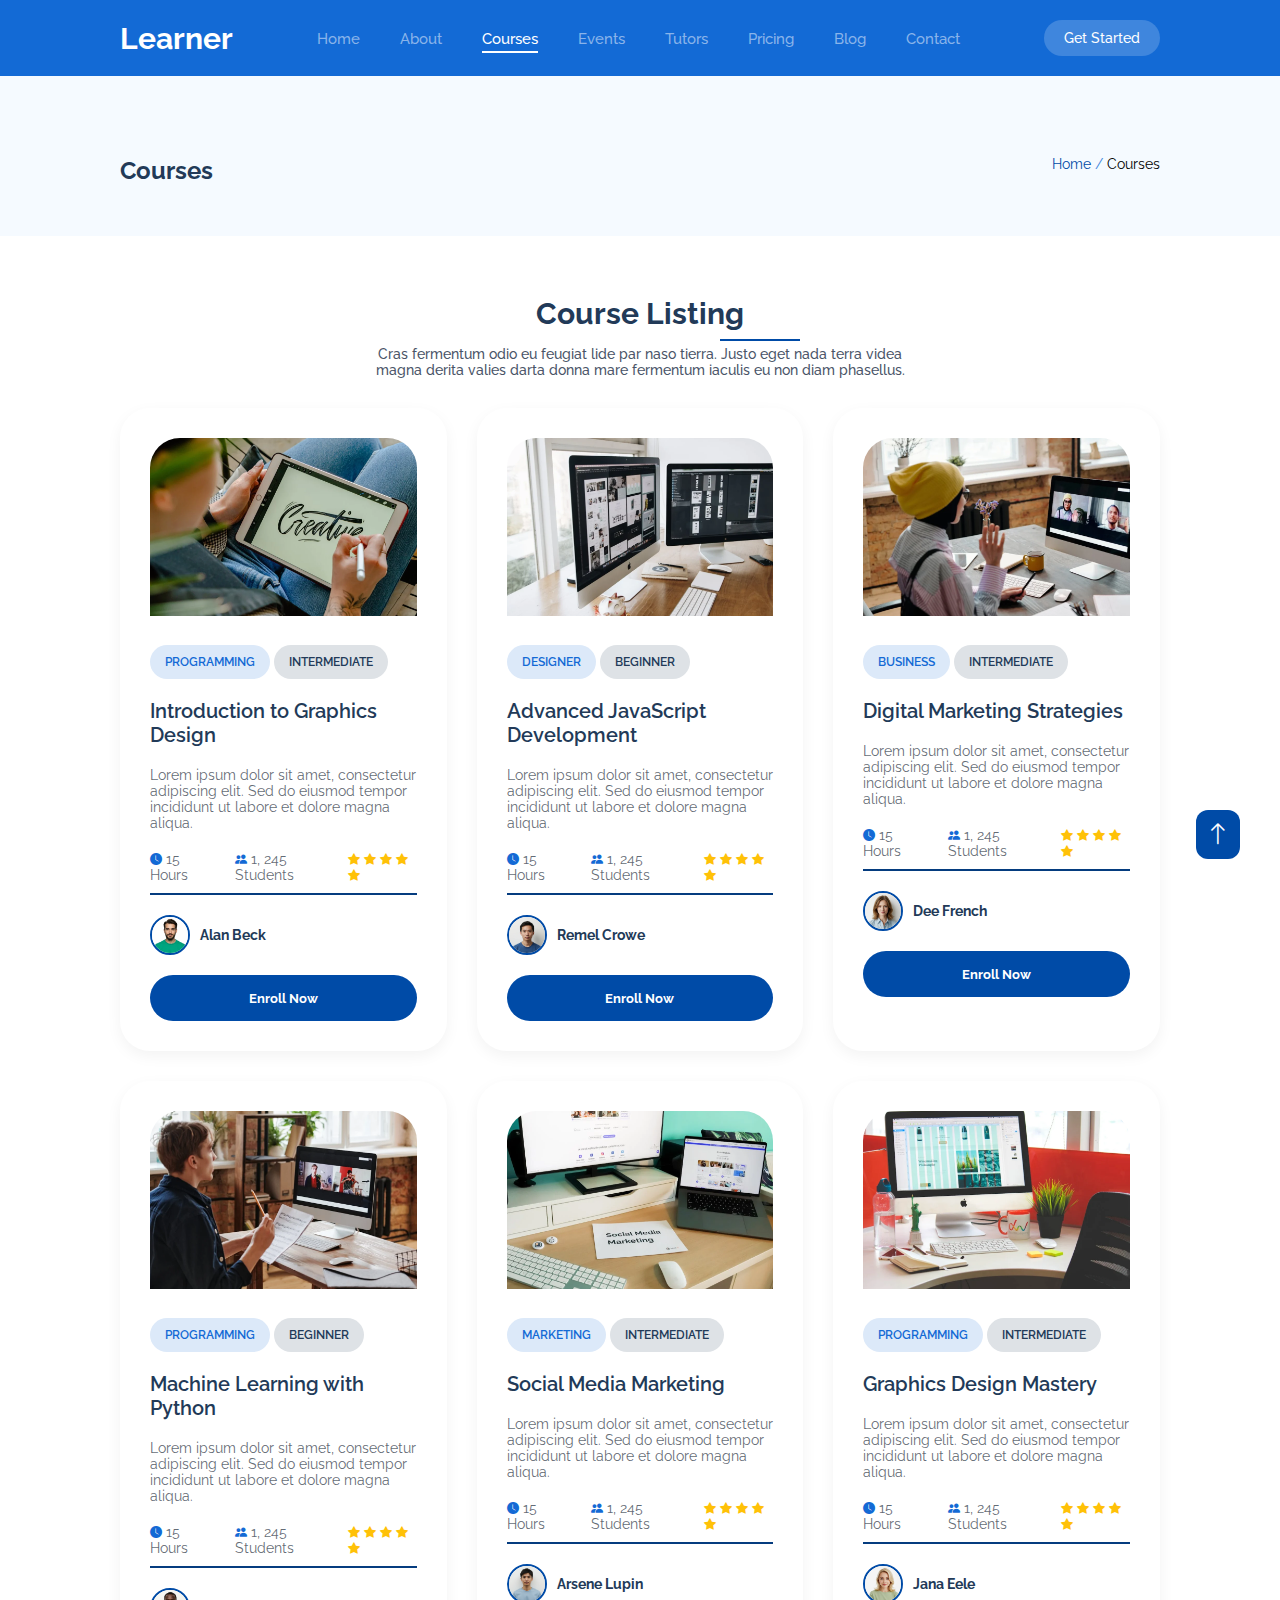
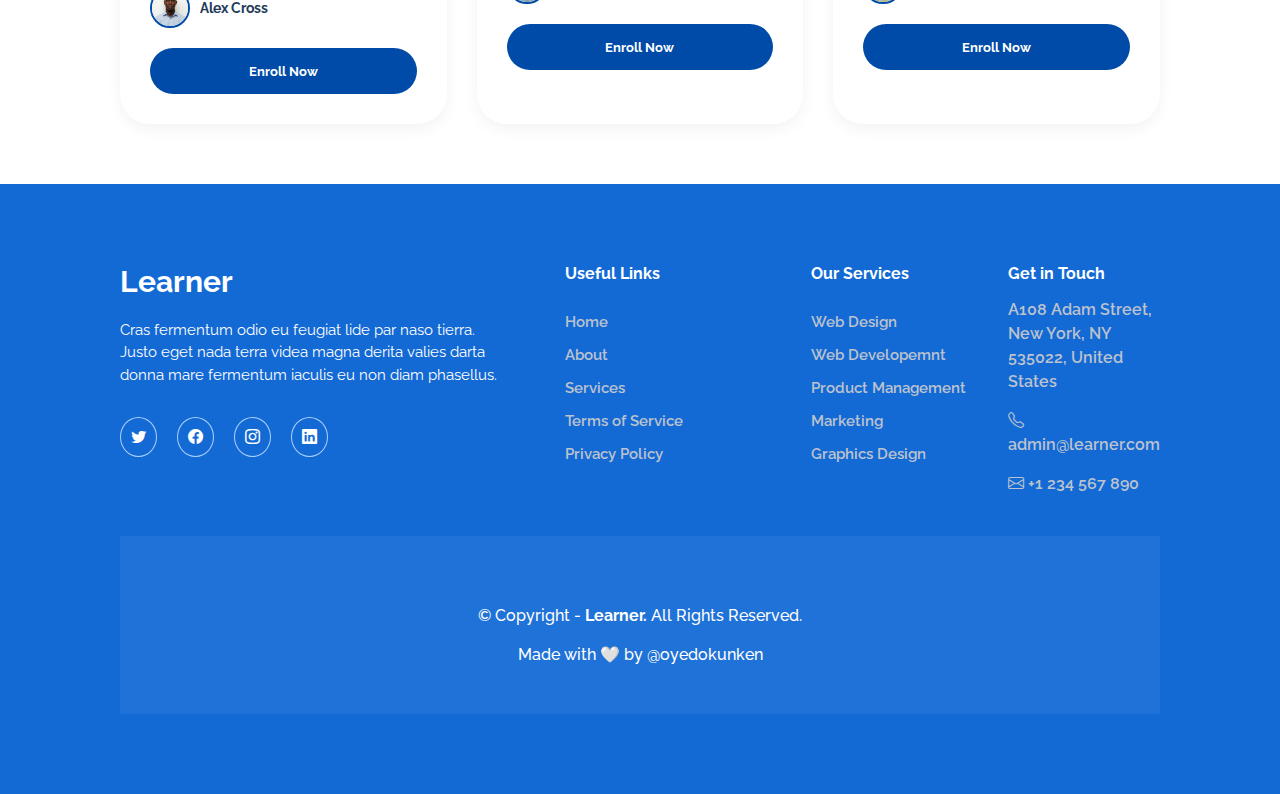
<file: courses.html>
<!DOCTYPE html>
<html lang="en">

<head>
    <meta charset="UTF-8">
    <meta name="viewport" content="width=device-width, initial-scale=1.0">
    <meta charset="UTF-8">
    <meta name="viewport" content="width=device-width, initial-scale=1.0">
    <title> Courses - Learner </title>

    <!-- Google Font Family -->
    <link rel="preconnect" href="https://fonts.googleapis.com">
    <link rel="preconnect" href="https://fonts.gstatic.com" crossorigin>
    <link href="https://fonts.googleapis.com/css2?family=Raleway:ital,wght@0,100..900;1,100..900&display=swap"
        rel="stylesheet">

    <!-- Bootstrap Icon CDN -->
    <link rel="stylesheet" href="https://cdn.jsdelivr.net/npm/bootstrap-icons@1.13.1/font/bootstrap-icons.min.css">


    <link rel="stylesheet" href="/assets/style/style.css">
</head>

<body>
    <div class="header-container">
        <h1 class="logo">Learner</h1>
        <nav>
            <ul>
                <li><a href="index.html">Home</a></li>
                <li><a href="about.html">About</a></li>
                <li><a href="courses.html" class="active">Courses</a></li>
                <li><a href="events.html">Events</a></li>
                <li><a href="tutors.html">Tutors</a></li>
                <li><a href="pricing.html">Pricing</a></li>
                <li><a href="blog.html">Blog</a></li>
                <li><a href="contact.html">Contact</a></li>
            </ul>
        </nav>
        <button class="header-btn">Get Started</button>
    </div>

    <div class="inner-hero-container">
        <p class="inner-title"> Courses </p>
        <p class="inner-crumb"> <a href="/index.html">Home </a> <span> / </span> Courses </p>
    </div>


    <div class="full-courses-title-container">
        <div class="full-courses-title-box">
            <h1> Course Listing </h1>
            <p>Cras fermentum odio eu feugiat lide par naso tierra. Justo eget nada terra videa magna derita valies
                darta donna mare fermentum iaculis eu non diam phasellus.</p>
        </div>

        <div class="full-course-grid-box">
            <div class="course-box-item">
                <img src="./assets/img/courses-3.webp" alt="">

                <button class="course-item-btn-1"> PROGRAMMING </button>
                <button class="course-item-btn-2"> INTERMEDIATE </button>

                <h1> Introduction to Graphics Design </h1>
                <p>
                    Lorem ipsum dolor sit amet, consectetur adipiscing elit. Sed do eiusmod tempor incididunt ut labore
                    et dolore magna aliqua.
                </p>

                <div class="course-item-icons-grid">
                    <div class="course-item-icons1">
                        <p> <i class="bi bi-clock-fill"></i> 15 Hours </p>
                        <p> <i class="bi bi-people-fill"></i> 1, 245 Students </p>
                    </div>

                    <div class="course-item-icons2">
                        <p>
                            <i class="bi bi-star-fill"></i>
                            <i class="bi bi-star-fill"></i>
                            <i class="bi bi-star-fill"></i>
                            <i class="bi bi-star-fill"></i>
                            <i class="bi bi-star-fill"></i>
                        </p>
                    </div>
                </div>
                <hr>
                <div class="course-tutor-img">
                    <img src="./assets/img/person-m-8.webp" alt="">
                    <h3> Alan Beck </h3>
                </div>
                <button class="course-enrol-btn">
                    <a href="enroll.html"> Enroll Now </a>
                </button>
            </div>

            <div class="course-box-item">
                <img src="./assets/img/courses-7.webp" alt="">

                <button class="course-item-btn-1"> DESIGNER </button>
                <button class="course-item-btn-2"> BEGINNER </button>

                <h1> Advanced JavaScript Development </h1>
                <p>
                    Lorem ipsum dolor sit amet, consectetur adipiscing elit. Sed do eiusmod tempor incididunt ut labore
                    et dolore magna aliqua.
                </p>

                <div class="course-item-icons-grid">
                    <div class="course-item-icons1">
                        <p> <i class="bi bi-clock-fill"></i> 15 Hours </p>
                        <p> <i class="bi bi-people-fill"></i> 1, 245 Students </p>
                    </div>

                    <div class="course-item-icons2">
                        <p>
                            <i class="bi bi-star-fill"></i>
                            <i class="bi bi-star-fill"></i>
                            <i class="bi bi-star-fill"></i>
                            <i class="bi bi-star-fill"></i>
                            <i class="bi bi-star-fill"></i>
                        </p>
                    </div>
                </div>
                <hr>
                <div class="course-tutor-img">
                    <img src="./assets/img/person-m-10.webp" alt="">
                    <h3> Remel Crowe </h3>
                </div>
                <button class="course-enrol-btn">
                    <a href="enroll.html"> Enroll Now </a>
                </button>
            </div>

            <div class="course-box-item">
                <img src="./assets/img/courses-12.webp" alt="">

                <button class="course-item-btn-1"> BUSINESS </button>
                <button class="course-item-btn-2"> INTERMEDIATE </button>

                <h1> Digital Marketing Strategies </h1>
                <p>
                    Lorem ipsum dolor sit amet, consectetur adipiscing elit. Sed do eiusmod tempor incididunt ut labore
                    et dolore magna aliqua.
                </p>

                <div class="course-item-icons-grid">
                    <div class="course-item-icons1">
                        <p> <i class="bi bi-clock-fill"></i> 15 Hours </p>
                        <p> <i class="bi bi-people-fill"></i> 1, 245 Students </p>
                    </div>

                    <div class="course-item-icons2">
                        <p>
                            <i class="bi bi-star-fill"></i>
                            <i class="bi bi-star-fill"></i>
                            <i class="bi bi-star-fill"></i>
                            <i class="bi bi-star-fill"></i>
                            <i class="bi bi-star-fill"></i>
                        </p>
                    </div>
                </div>
                <hr>

                <div class="course-tutor-img">
                    <img src="./assets/img/person-f-13.webp" alt="">
                    <h3> Dee French </h3>
                    <!-- <p> Tutor </p> -->
                </div>

                <button class="course-enrol-btn">
                    <a href="enroll.html"> Enroll Now </a>
                </button>
            </div>
        </div>

        <div class="full-course-grid-box">
            <div class="course-box-item">
                <img src="./assets/img/courses-5.webp" alt="">

                <button class="course-item-btn-1"> PROGRAMMING </button>
                <button class="course-item-btn-2"> BEGINNER </button>

                <h1> Machine Learning with Python </h1>
                <p>
                    Lorem ipsum dolor sit amet, consectetur adipiscing elit. Sed do eiusmod tempor incididunt ut labore
                    et dolore magna aliqua.
                </p>

                <div class="course-item-icons-grid">
                    <div class="course-item-icons1">
                        <p> <i class="bi bi-clock-fill"></i> 15 Hours </p>
                        <p> <i class="bi bi-people-fill"></i> 1, 245 Students </p>
                    </div>

                    <div class="course-item-icons2">
                        <p>
                            <i class="bi bi-star-fill"></i>
                            <i class="bi bi-star-fill"></i>
                            <i class="bi bi-star-fill"></i>
                            <i class="bi bi-star-fill"></i>
                            <i class="bi bi-star-fill"></i>
                        </p>
                    </div>
                </div>
                <hr>
                <div class="course-tutor-img">
                    <img src="./assets/img/person-m-11.webp" alt="">
                    <h3> Alex Cross </h3>
                </div>
                <button class="course-enrol-btn">
                    <a href="enroll.html"> Enroll Now </a>
                </button>
            </div>

            <div class="course-box-item">
                <img src="./assets/img/courses-9.webp" alt="">

                <button class="course-item-btn-1"> MARKETING </button>
                <button class="course-item-btn-2"> INTERMEDIATE </button>

                <h1> Social Media Marketing </h1>
                <p>
                    Lorem ipsum dolor sit amet, consectetur adipiscing elit. Sed do eiusmod tempor incididunt ut labore
                    et dolore magna aliqua.
                </p>

                <div class="course-item-icons-grid">
                    <div class="course-item-icons1">
                        <p> <i class="bi bi-clock-fill"></i> 15 Hours </p>
                        <p> <i class="bi bi-people-fill"></i> 1, 245 Students </p>
                    </div>

                    <div class="course-item-icons2">
                        <p>
                            <i class="bi bi-star-fill"></i>
                            <i class="bi bi-star-fill"></i>
                            <i class="bi bi-star-fill"></i>
                            <i class="bi bi-star-fill"></i>
                            <i class="bi bi-star-fill"></i>
                        </p>
                    </div>
                </div>
                <hr>
                <div class="course-tutor-img">
                    <img src="./assets/img/person-m-4.webp" alt="">
                    <h3> Arsene Lupin </h3>
                </div>
                <button class="course-enrol-btn">
                    <a href="enroll.html"> Enroll Now </a>
                </button>
            </div>

            <div class="course-box-item">
                <img src="./assets/img/courses-14.webp" alt="">

                <button class="course-item-btn-1"> PROGRAMMING </button>
                <button class="course-item-btn-2"> INTERMEDIATE </button>

                <h1> Graphics Design Mastery </h1>
                <p>
                    Lorem ipsum dolor sit amet, consectetur adipiscing elit. Sed do eiusmod tempor incididunt ut labore
                    et dolore magna aliqua.
                </p>

                <div class="course-item-icons-grid">
                    <div class="course-item-icons1">
                        <p> <i class="bi bi-clock-fill"></i> 15 Hours </p>
                        <p> <i class="bi bi-people-fill"></i> 1, 245 Students </p>
                    </div>

                    <div class="course-item-icons2">
                        <p>
                            <i class="bi bi-star-fill"></i>
                            <i class="bi bi-star-fill"></i>
                            <i class="bi bi-star-fill"></i>
                            <i class="bi bi-star-fill"></i>
                            <i class="bi bi-star-fill"></i>
                        </p>
                    </div>
                </div>
                <hr>

                <div class="course-tutor-img">
                    <img src="./assets/img/person-f-12.webp" alt="">
                    <h3> Jana Eele </h3>
                    <!-- <p> Tutor </p> -->
                </div>

                <button class="course-enrol-btn">
                    <a href="enroll.html"> Enroll Now </a>
                </button>
            </div>
        </div>
    </div>

    <footer>
        <div class="footer-grid">
            <div class="footer-logo">
                <h1> Learner </h1>
                <p class="footer-desc">
                    Cras fermentum odio eu feugiat lide par naso tierra. Justo eget nada terra videa magna derita valies
                    darta donna mare fermentum iaculis eu non diam phasellus.
                </p>

                <div class="social-icons-box">
                    <p class="social-icons">
                        <i class="bi bi-twitter"></i>
                    </p>

                    <p class="social-icons">
                        <i class="bi bi-facebook"></i>
                    </p>

                    <p class="social-icons">
                        <i class="bi bi-instagram"></i>
                    </p>

                    <p class="social-icons">
                        <i class="bi bi-linkedin"></i>
                    </p>
                </div>

            </div>

            <div class="footer-menu-item">
                <h1> Useful Links </h1>
                <ul>
                    <li> Home </li>
                    <li> About </li>
                    <li> Services </li>
                    <li> Terms of Service </li>
                    <li> Privacy Policy </li>

                </ul>
            </div>

            <div class="footer-menu-item">
                <h1> Our Services </h1>
                <ul>
                    <li> Web Design </li>
                    <li> Web Developemnt </li>
                    <li> Product Management </li>
                    <li> Marketing </li>
                    <li> Graphics Design </li>

                </ul>
            </div>

            <div class="footer-contact">
                <h1> Get in Touch </h1>
                <p>
                    A108 Adam Street, New York, NY 535022, United States
                </p>

                <p> <b> <i class="bi bi-telephone"></i> </b> admin@learner.com </p>
                <p> <b><i class="bi bi-envelope"></i> </b> +1 234 567 890 </p>
            </div>
        </div>

        <div class="final-box">
            <p> &copy; Copyright - <b> Learner. </b> All Rights Reserved. </p>

            <p> Made with 🤍 by @oyedokunken</p>
        </div>
    </footer>

    <div class="scroll-to-top">
        <a href="#"> <i class="bi bi-arrow-up"> </i></a>
    </div>
</body>

</html>
</body>
</file>
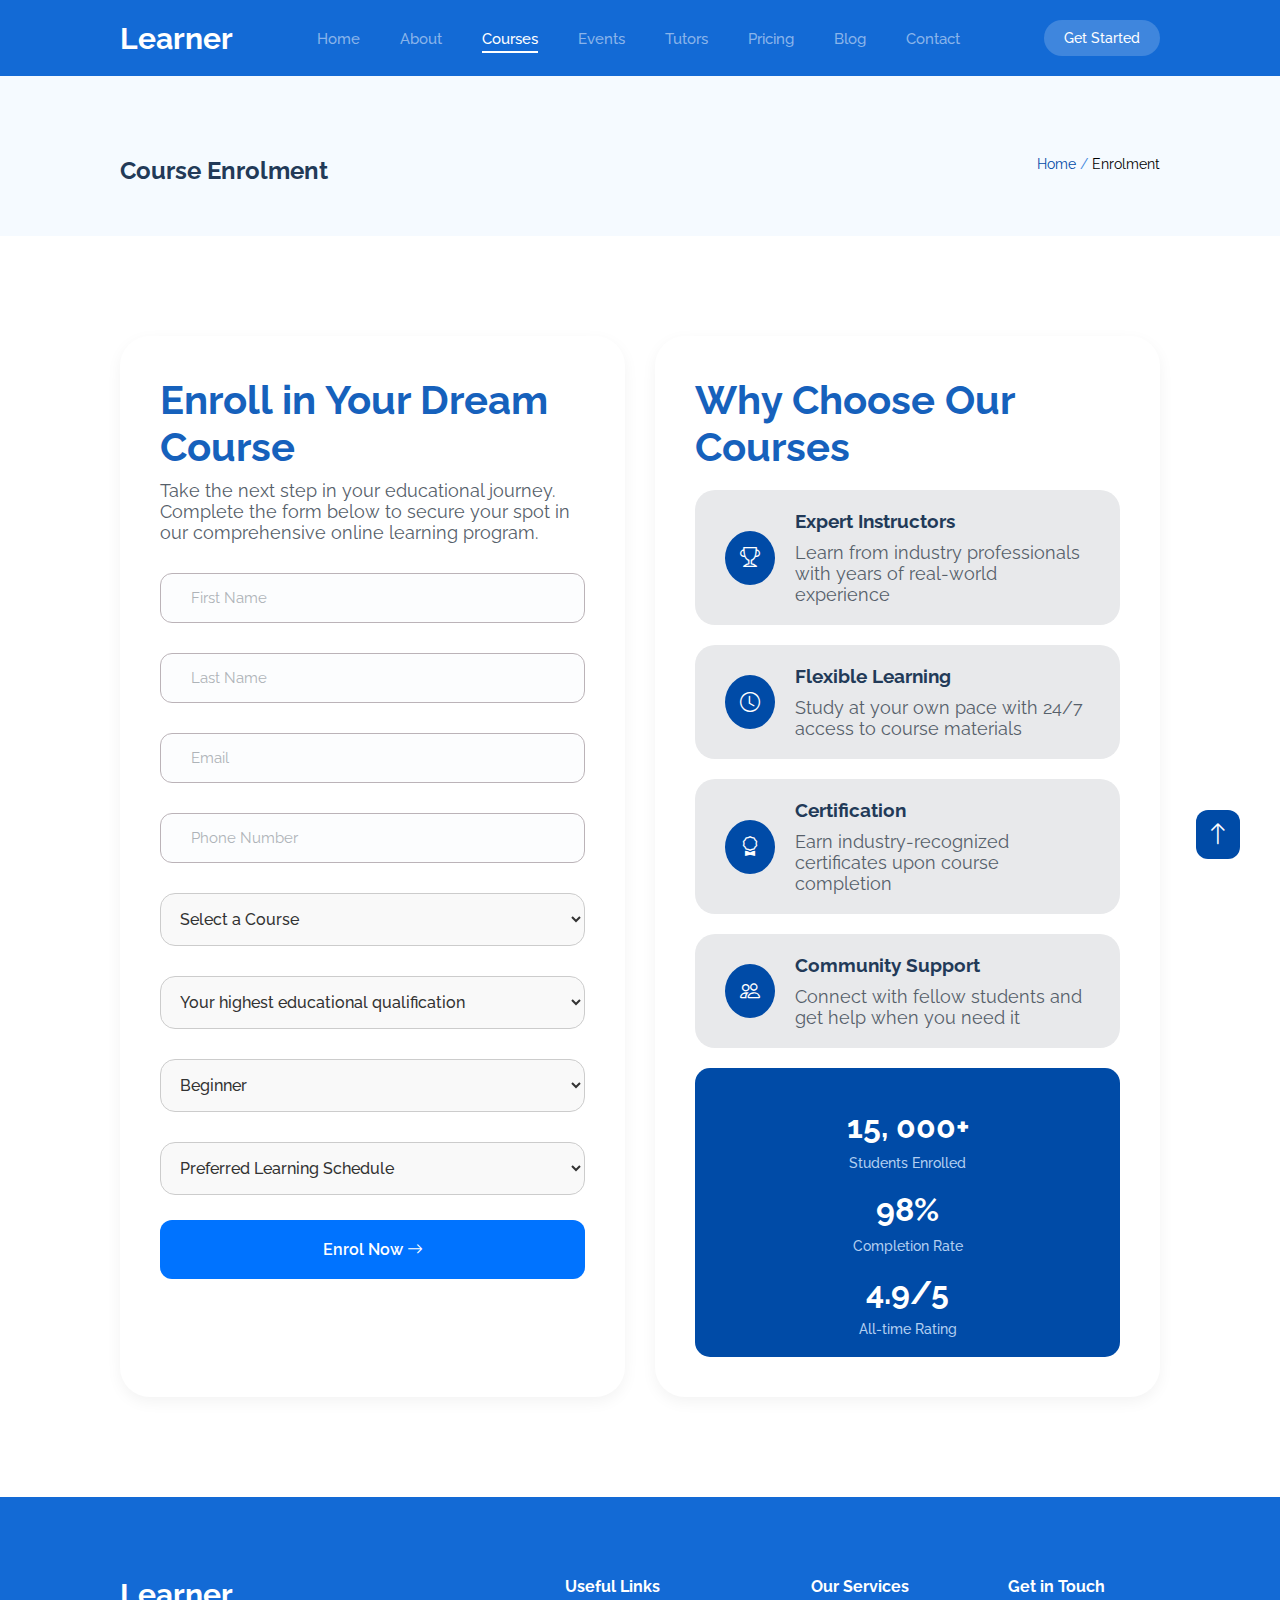
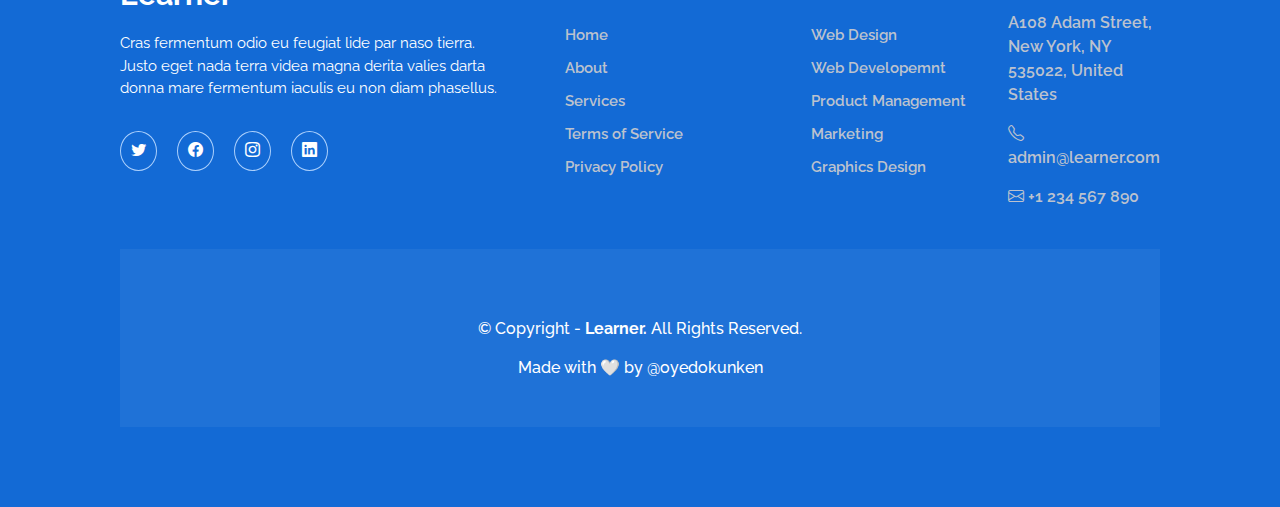
<file: enroll.html>
<!DOCTYPE html>
<html lang="en">

<head>
    <meta charset="UTF-8">
    <meta name="viewport" content="width=device-width, initial-scale=1.0">
    <meta charset="UTF-8">
    <meta name="viewport" content="width=device-width, initial-scale=1.0">
    <title> Enroll - Learner </title>

    <!-- Google Font Family -->
    <link rel="preconnect" href="https://fonts.googleapis.com">
    <link rel="preconnect" href="https://fonts.gstatic.com" crossorigin>
    <link href="https://fonts.googleapis.com/css2?family=Raleway:ital,wght@0,100..900;1,100..900&display=swap"
        rel="stylesheet">

    <!-- Bootstrap Icon CDN -->
    <link rel="stylesheet" href="https://cdn.jsdelivr.net/npm/bootstrap-icons@1.13.1/font/bootstrap-icons.min.css">


    <link rel="stylesheet" href="/assets/style/style.css">
</head>

<body>
    <div class="header-container">
        <h1 class="logo">Learner</h1>
        <nav>
            <ul>
                <li><a href="index.html">Home</a></li>
                <li><a href="about.html">About</a></li>
                <li><a href="courses.html" class="active">Courses</a></li>
                <li><a href="events.html">Events</a></li>
                <li><a href="tutors.html">Tutors</a></li>
                <li><a href="pricing.html">Pricing</a></li>
                <li><a href="blog.html">Blog</a></li>
                <li><a href="contact.html">Contact</a></li>
            </ul>
        </nav>
        <button class="header-btn">Get Started</button>
    </div>

    <div class="inner-hero-container">
        <p class="inner-title"> Course Enrolment </p>
        <p class="inner-crumb"> <a href="/index.html">Home </a> <span> / </span> Enrolment </p>
    </div>

    <div class="enrolment-container">
        <div class="enrolment-form-grid">
            <div class="enrolment-form-item">
                <h1> Enroll in Your Dream Course </h1>
                <p>
                    Take the next step in your educational journey. Complete the form below to secure your spot in our
                    comprehensive online learning program.
                </p>

                <form action="">
                    <input type="text" name="firstname" id="" placeholder="First Name" required>

                    <input type="text" name="lastname" id="" placeholder="Last Name" required>

                    <input type="email" name="phone" id="" placeholder="Email" required>

                    <input type="text" name="phone" id="" placeholder="Phone Number" required>

                    <select name="courses" id="">
                        <option value="" selected disabled> Select a Course </option>
                        <option value=""> Web Developemnt </option>
                        <option value="" > UI & UX Design </option>
                        <option value="" > Introduction to Graphics Design </option>
                        <option value="" > Design Thinking For Graphics Designers </option>
                        <option value="" > Fundamentals of Digital Marketing </option>
                        <option value="" > Basics of Mobile App Development </option>
                        <option value="" > Cybersecurity Essentials </option>
                        <option value="" > DevOps Essentials </option>
                        <option value="" > Programming Constructs</option>
                        <option value="" > Search Engine Optimization </option>
                    </select>

                    <select name="education" id="">
                        <option value="" selected disabled> Your highest educational qualification </option>
                        <option value="" > High School </option>
                        <option value="" > Associate Degree </option>
                        <option value="" > Bachelors' Degree </option>
                        <option value="" > Masters Degree </option>
                        <option value=""> Doctorage Degree </option>
                    </select>

                    <select name="" id="">
                        <option value=""> Beginner </option>
                        <option value=""> Intermediate </option>
                        <option value=""> Advance </option>
                        <option value=""> Expert </option>
                    </select>

                    <!-- <p class="label"> Preferred Learning Schedule </p> -->

                    <select name="" id="">
                        <option value="" selected disabled> Preferred Learning Schedule </option>
                        <option value=""> Weekdays (Monday - Friday) </option>
                        <option value=""> Weekends (Saturday - Sunday) </option>
                        <option value=""> Flexible (Self-paced) </option>
                    </select>

                    <button class="course-enrol-form-btn"> Enrol Now <i class="bi bi-arrow-right"></i> </button>
                </form>
            </div>

            <div class="enrolment-form-item">
                <h1> Why Choose Our Courses </h1>
                <div class="form-icon-grid">
                    <div>
                        <i class="bi bi-trophy"> </i>
                    </div>

                    <div>
                        <h3> Expert Instructors </h3>
                        <p> Learn from industry professionals with years of real-world experience </p>
                    </div>
                </div>

                <div class="form-icon-grid">
                    <div>
                        <i class="bi bi-clock"> </i>
                    </div>

                    <div>
                        <h3> Flexible Learning </h3>
                        <p> Study at your own pace with 24/7 access to course materials</p>
                    </div>
                </div>

                <div class="form-icon-grid">
                    <div>
                        <i class="bi bi-award"> </i>
                    </div>

                    <div>
                        <h3> Certification </h3>
                        <p> Earn industry-recognized certificates upon course completion </p>
                    </div>
                </div>

                <div class="form-icon-grid">
                    <div>
                        <i class="bi bi-people"> </i>
                    </div>

                    <div>
                        <h3> Community Support </h3>
                        <p> Connect with fellow students and get help when you need it </p>
                    </div>
                </div>

                <div class="course-grid-summary">
                    <div>
                        <h2> 15, 000+ </h2>
                        <p> Students Enrolled </p>
                    </div>

                    <div>
                        <h2> 98% </h2>
                        <p> Completion Rate </p>
                    </div>


                    <div>
                        <h2> 4.9/5 </h2>
                        <p> All-time Rating </p>
                    </div>
                </div>
            </div>
        </div>
    </div>

    <footer>
        <div class="footer-grid">
            <div class="footer-logo">
                <h1> Learner </h1>
                <p class="footer-desc">
                    Cras fermentum odio eu feugiat lide par naso tierra. Justo eget nada terra videa magna derita valies
                    darta donna mare fermentum iaculis eu non diam phasellus.
                </p>

                <div class="social-icons-box">
                    <p class="social-icons">
                        <i class="bi bi-twitter"></i>
                    </p>

                    <p class="social-icons">
                        <i class="bi bi-facebook"></i>
                    </p>

                    <p class="social-icons">
                        <i class="bi bi-instagram"></i>
                    </p>

                    <p class="social-icons">
                        <i class="bi bi-linkedin"></i>
                    </p>
                </div>

            </div>

            <div class="footer-menu-item">
                <h1> Useful Links </h1>
                <ul>
                    <li> Home </li>
                    <li> About </li>
                    <li> Services </li>
                    <li> Terms of Service </li>
                    <li> Privacy Policy </li>

                </ul>
            </div>

            <div class="footer-menu-item">
                <h1> Our Services </h1>
                <ul>
                    <li> Web Design </li>
                    <li> Web Developemnt </li>
                    <li> Product Management </li>
                    <li> Marketing </li>
                    <li> Graphics Design </li>

                </ul>
            </div>

            <div class="footer-contact">
                <h1> Get in Touch </h1>
                <p>
                    A108 Adam Street, New York, NY 535022, United States
                </p>

                <p> <b> <i class="bi bi-telephone"></i> </b> admin@learner.com </p>
                <p> <b><i class="bi bi-envelope"></i> </b> +1 234 567 890 </p>
            </div>
        </div>

        <div class="final-box">
            <p> &copy; Copyright - <b> Learner. </b> All Rights Reserved. </p>

            <p> Made with 🤍 by @oyedokunken</p>
        </div>
    </footer>

    <div class="scroll-to-top">
        <a href="#"> <i class="bi bi-arrow-up"> </i></a>
    </div>
</body>

</html>
</body>

</html>
</file>
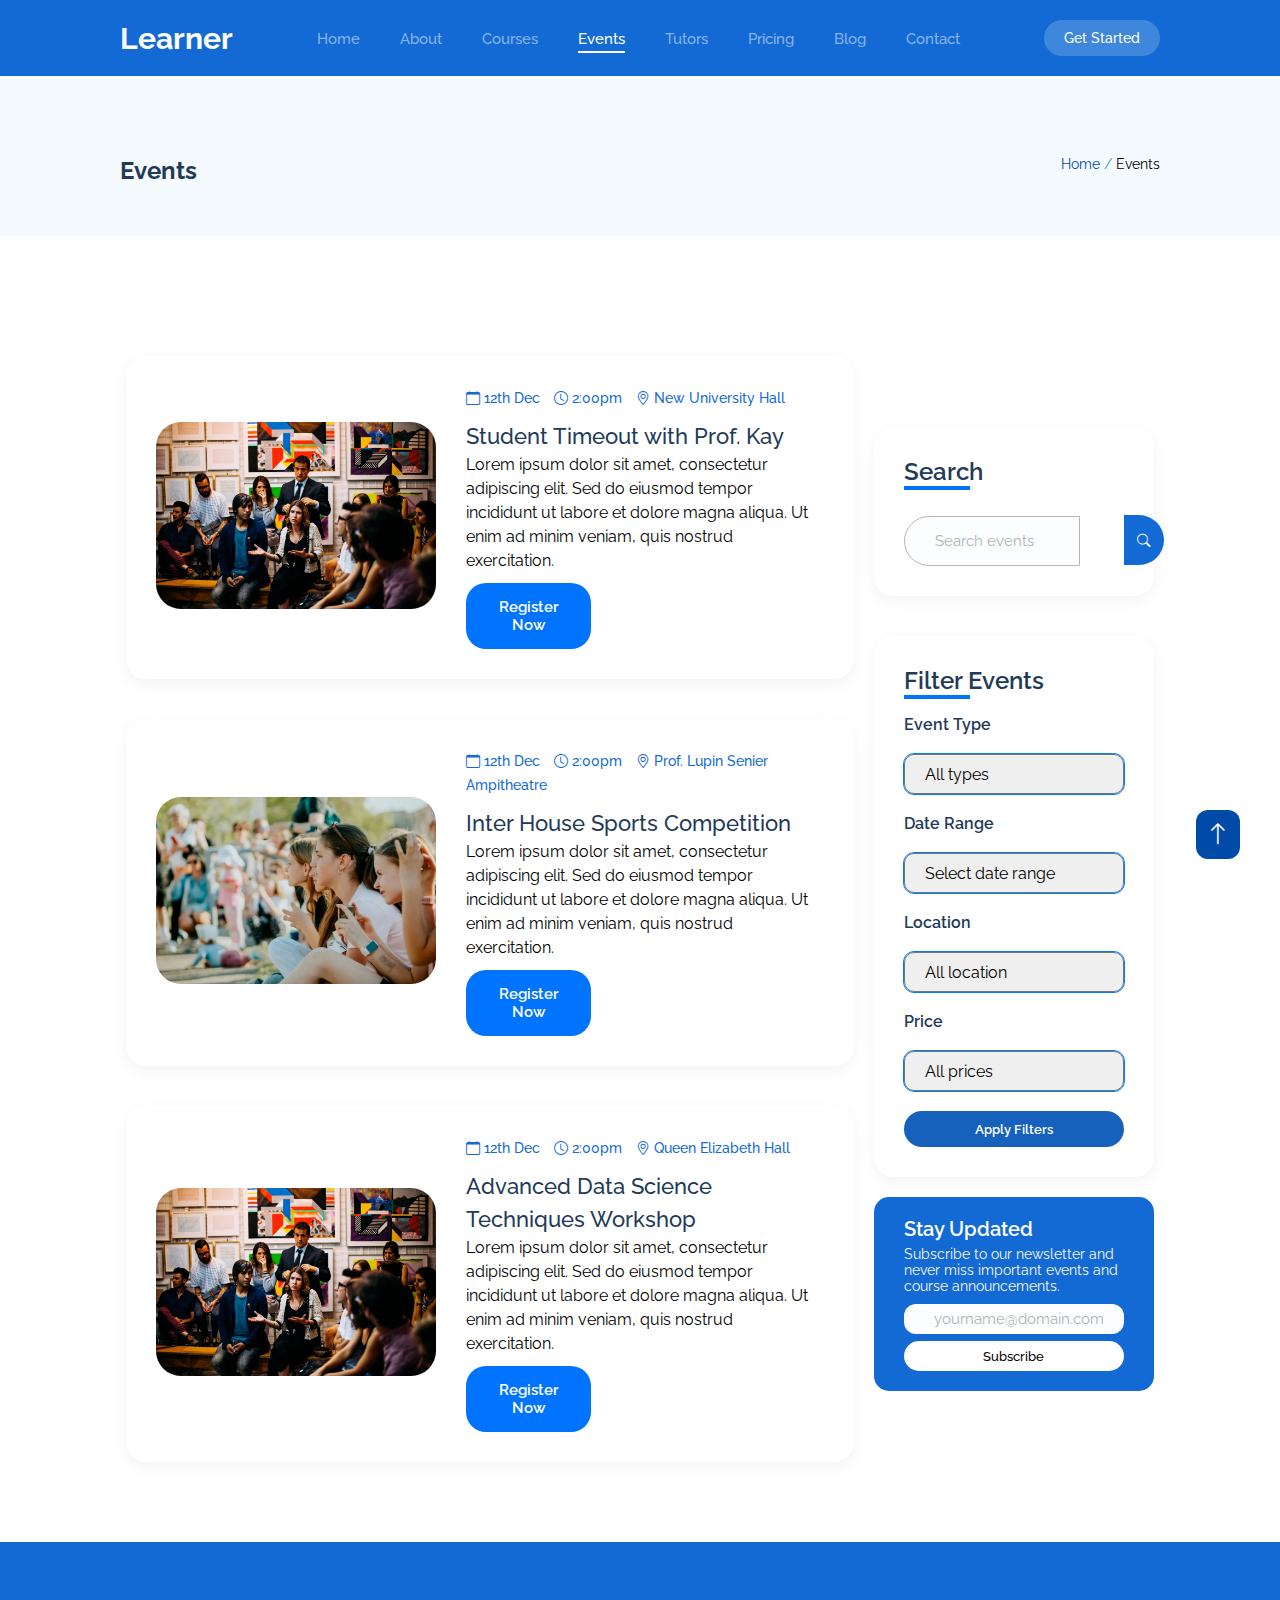
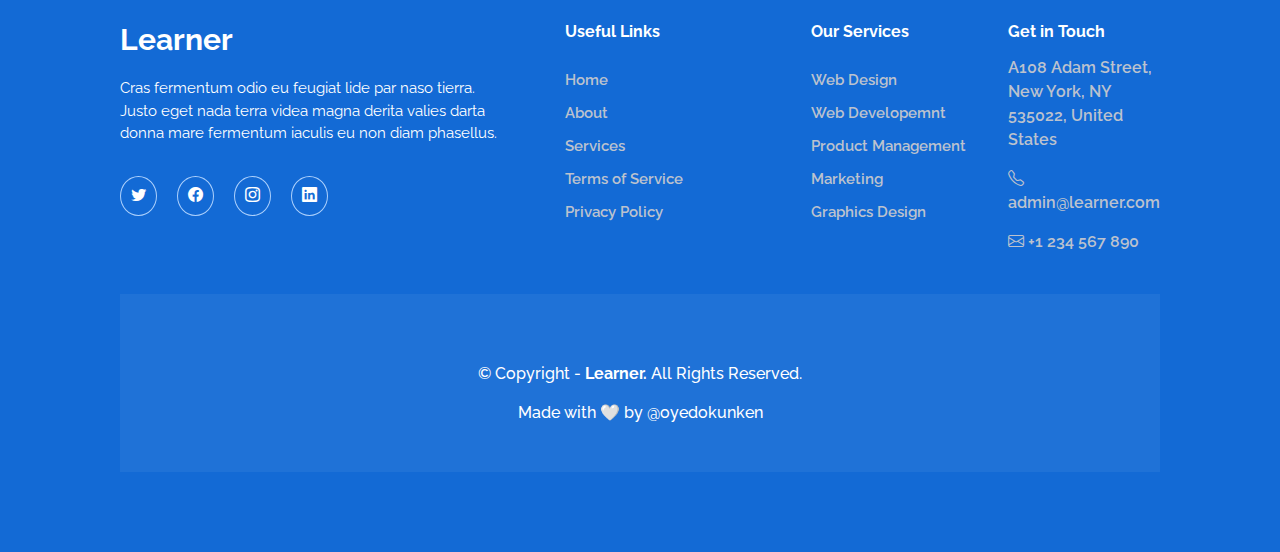
<file: events.html>
<!DOCTYPE html>
<html lang="en">

<head>
    <meta charset="UTF-8">
    <meta name="viewport" content="width=device-width, initial-scale=1.0">
    <meta charset="UTF-8">
    <meta name="viewport" content="width=device-width, initial-scale=1.0">
    <title> Enroll - Learner </title>

    <!-- Google Font Family -->
    <link rel="preconnect" href="https://fonts.googleapis.com">
    <link rel="preconnect" href="https://fonts.gstatic.com" crossorigin>
    <link href="https://fonts.googleapis.com/css2?family=Raleway:ital,wght@0,100..900;1,100..900&display=swap"
        rel="stylesheet">

    <!-- Bootstrap Icon CDN -->
    <link rel="stylesheet" href="https://cdn.jsdelivr.net/npm/bootstrap-icons@1.13.1/font/bootstrap-icons.min.css">


    <link rel="stylesheet" href="/assets/style/style.css">
</head>

<body>
    <div class="header-container">
        <h1 class="logo">Learner</h1>
        <nav>
            <ul>
                <li><a href="index.html">Home</a></li>
                <li><a href="about.html">About</a></li>
                <li><a href="courses.html">Courses</a></li>
                <li><a href="events.html" class="active">Events</a></li>
                <li><a href="tutors.html">Tutors</a></li>
                <li><a href="pricing.html">Pricing</a></li>
                <li><a href="blog.html">Blog</a></li>
                <li><a href="contact.html">Contact</a></li>
            </ul>
        </nav>
        <button class="header-btn">Get Started</button>
    </div>

    <div class="inner-hero-container">
        <p class="inner-title"> Events </p>
        <p class="inner-crumb"> <a href="/index.html">Home </a> <span> / </span> Events </p>
    </div>

    <div class="events-container">
        <div class="events-conatiner-grid">
            <div class="event-grid-item1">
                <div class="event-item">
                    <div class="event-cover-img">
                        <img src="/assets/img/events-7.webp" alt="">
                    </div>
                    <div class="event-texts">
                        <i class="bi bi-calendar"> 12th Dec </i>
                        <i class="bi bi-clock"> 2:00pm </i>
                        <i class="bi bi-geo-alt"> New University Hall </i>

                        <h1> Student Timeout with Prof. Kay </h1>
                        <p>Lorem ipsum dolor sit amet, consectetur adipiscing elit. Sed do eiusmod tempor incididunt ut
                            labore et dolore magna aliqua. Ut enim ad minim veniam, quis nostrud exercitation.
                        </p>
                        <button> Register Now </i> </button>
                    </div>
                </div>

                <div class="event-item">
                    <div class="event-cover-img">
                        <img src="/assets/img/events-5.webp" alt="">
                    </div>
                    <div class="event-texts">
                        <i class="bi bi-calendar"> 12th Dec </i>
                        <i class="bi bi-clock"> 2:00pm </i>
                        <i class="bi bi-geo-alt"> Prof. Lupin Senier Ampitheatre </i>

                        <h1> Inter House Sports Competition </h1>
                        <p>Lorem ipsum dolor sit amet, consectetur adipiscing elit. Sed do eiusmod tempor incididunt ut
                            labore et dolore magna aliqua. Ut enim ad minim veniam, quis nostrud exercitation.
                        </p>

                        <button> Register Now </i> </button>
                    </div>
                </div>

                <div class="event-item">
                    <div class="event-cover-img">
                        <img src="/assets/img/events-7.webp" alt="">
                    </div>
                    <div class="event-texts">
                        <i class="bi bi-calendar"> 12th Dec </i>
                        <i class="bi bi-clock"> 2:00pm </i>
                        <i class="bi bi-geo-alt"> Queen Elizabeth Hall </i>

                        <h1> Advanced Data Science Techniques Workshop </h1>
                        <p>Lorem ipsum dolor sit amet, consectetur adipiscing elit. Sed do eiusmod tempor incididunt ut
                            labore et dolore magna aliqua. Ut enim ad minim veniam, quis nostrud exercitation.
                        </p>

                        <button> Register Now </i> </button>
                    </div>
                </div>
            </div>

            <div class="event-grid-item2">
                <div class="search-box">
                    <p> Search </p>
                    <form action="" class="search-form">
                        <input type="text" placeholder="Search events">
                        <button> <i class="bi bi-search"></i> </button>
                    </form>
                </div>

                <div class="search-box">
                    <p> Filter Events </p>
                    <form action="" class="search-form">
                        <label for=""> Event Type </label>
                        <select name="" id="">
                            <option value="" selected> All types </option>
                            <option value=""> Webinar </option>
                            <option value=""> Conference </option>
                            <option value=""> Workshop </option>
                            <option value=""> Summit </option>
                            <option value=""> Masterclass </option>
                        </select>
                    </form>

                    <form action="" class="search-form">
                        <label for=""> Date Range </label>
                        <select name="" id="">
                            <option value="" selected> Select date range </option>
                            <option value=""> Today </option>
                            <option value=""> This week </option>
                            <option value=""> This month </option>
                            <option value=""> Next 3 months </option>
                            <option value=""> Next 6 month </option>

                        </select>
                    </form>

                    <form action="" class="search-form">
                        <label for=""> Location </label>
                        <select name="" id="">
                            <option value="" selected> All location </option>
                            <option value=""> New York </option>
                            <option value=""> Pennsylvania </option>
                            <option value=""> Texas </option>
                            <option value=""> Los Angeles </option>

                        </select>
                    </form>

                    <form action="" class="search-form">
                        <label for=""> Price </label>
                        <select name="" id="">
                            <option value="" selected> All prices </option>
                            <option value=""> Free </option>
                            <option value=""> Paid </option>
                            <option value=""> Sale </option>
                        </select>
                    </form>

                    <button> Apply Filters </button>
                </div>

                <div class="news-box">
                    <h1> Stay Updated </h1>
                    <p>
                        Subscribe to our newsletter and never miss important events and course announcements.
                    </p>

                    <form action="">
                        <!-- <input type="text" placeholder="Your Name" required> -->
                        <input type="email" placeholder="yourname@domain.com" required id="sub-form">
                        <button type="submit"> Subscribe </button>
                    </form>
                </div>
            </div>
        </div>
    </div>
    
    <footer>
        <div class="footer-grid">
            <div class="footer-logo">
                <h1> Learner </h1>
                <p class="footer-desc">
                    Cras fermentum odio eu feugiat lide par naso tierra. Justo eget nada terra videa magna derita valies
                    darta donna mare fermentum iaculis eu non diam phasellus.
                </p>

                <div class="social-icons-box">
                    <p class="social-icons">
                        <i class="bi bi-twitter"></i>
                    </p>

                    <p class="social-icons">
                        <i class="bi bi-facebook"></i>
                    </p>

                    <p class="social-icons">
                        <i class="bi bi-instagram"></i>
                    </p>

                    <p class="social-icons">
                        <i class="bi bi-linkedin"></i>
                    </p>
                </div>

            </div>

            <div class="footer-menu-item">
                <h1> Useful Links </h1>
                <ul>
                    <li> Home </li>
                    <li> About </li>
                    <li> Services </li>
                    <li> Terms of Service </li>
                    <li> Privacy Policy </li>

                </ul>
            </div>

            <div class="footer-menu-item">
                <h1> Our Services </h1>
                <ul>
                    <li> Web Design </li>
                    <li> Web Developemnt </li>
                    <li> Product Management </li>
                    <li> Marketing </li>
                    <li> Graphics Design </li>

                </ul>
            </div>

            <div class="footer-contact">
                <h1> Get in Touch </h1>
                <p>
                    A108 Adam Street, New York, NY 535022, United States
                </p>

                <p> <b> <i class="bi bi-telephone"></i> </b> admin@learner.com </p>
                <p> <b><i class="bi bi-envelope"></i> </b> +1 234 567 890 </p>
            </div>
        </div>

        <div class="final-box">
            <p> &copy; Copyright - <b> Learner. </b> All Rights Reserved. </p>

            <p> Made with 🤍 by @oyedokunken</p>
        </div>
    </footer>

    <div class="scroll-to-top">
        <a href="#"> <i class="bi bi-arrow-up"> </i></a>
    </div>
</body>

</html>
</file>
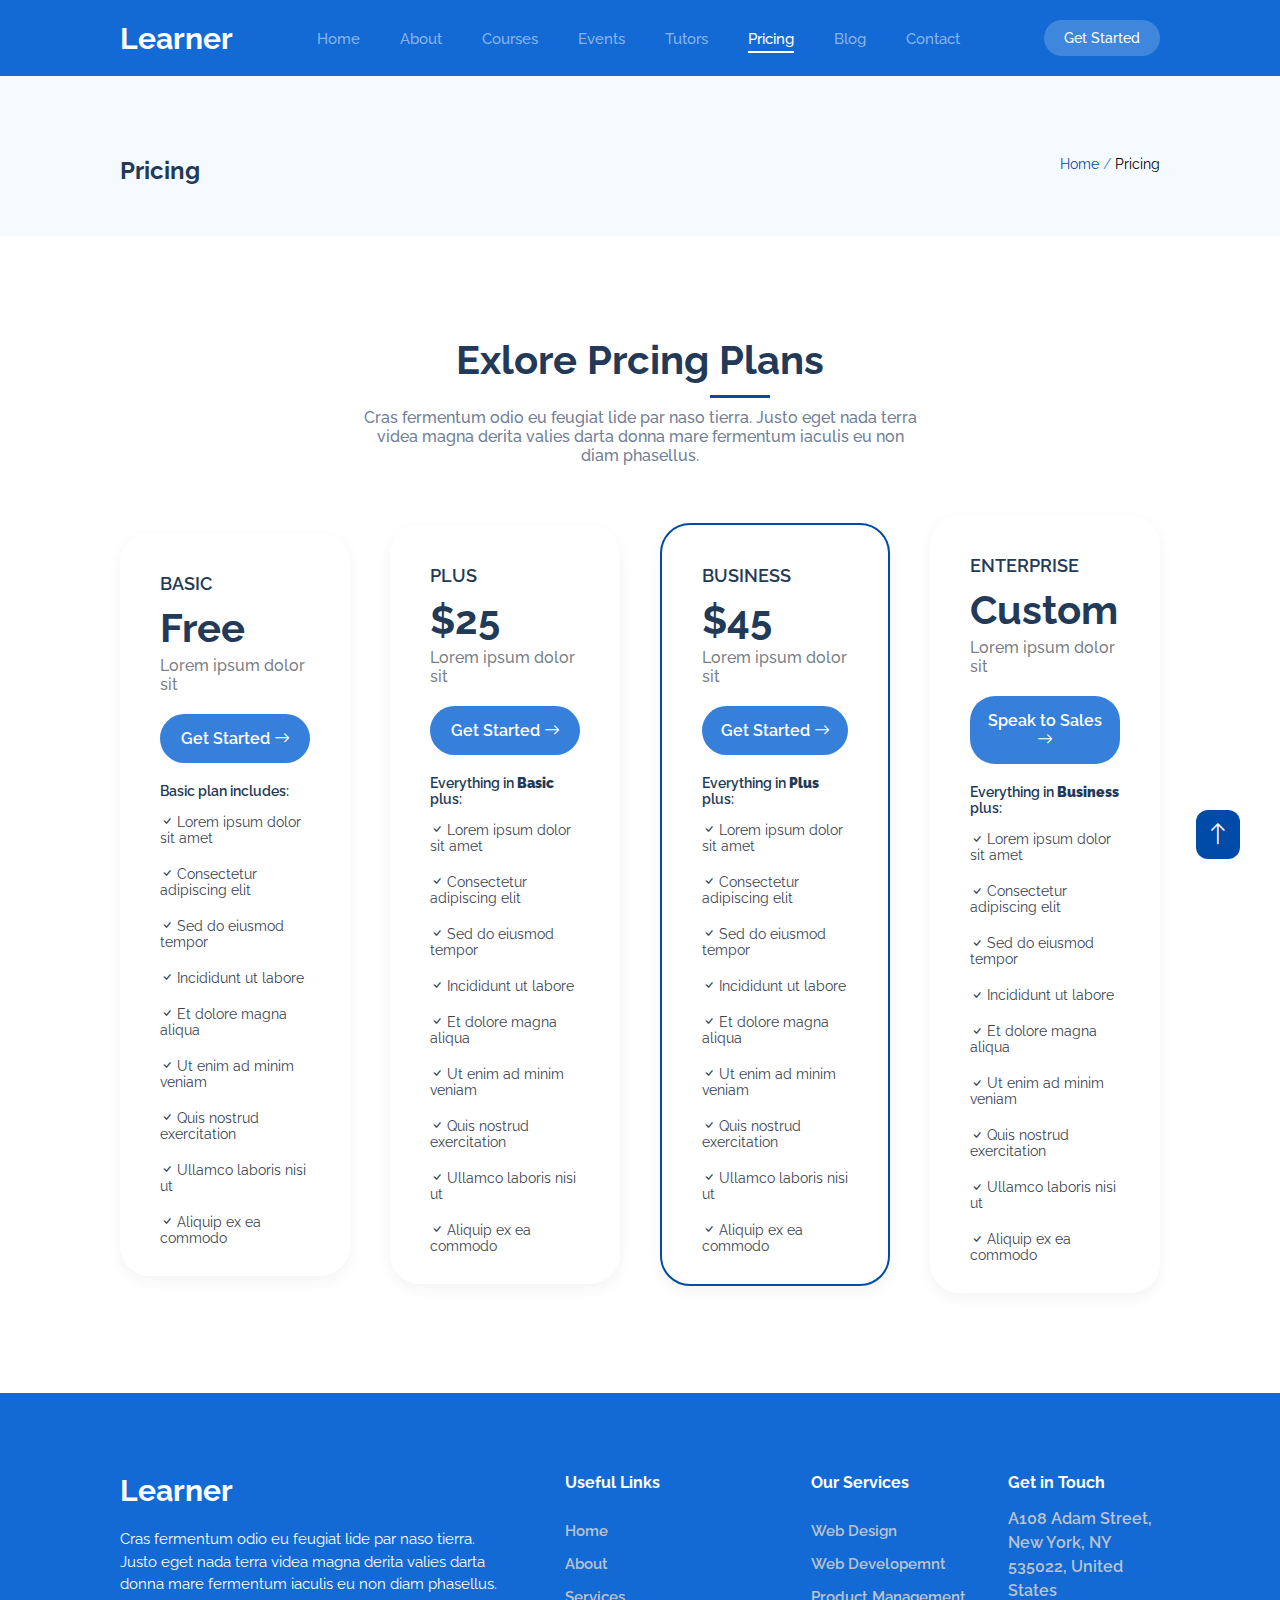
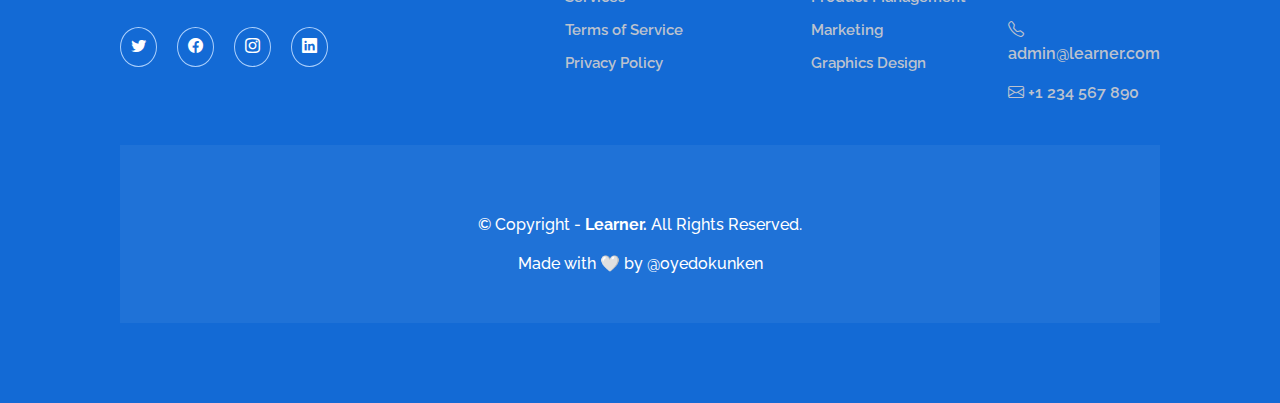
<file: pricing.html>
<!DOCTYPE html>
<html lang="en">

<head>
    <meta charset="UTF-8">
    <meta name="viewport" content="width=device-width, initial-scale=1.0">
    <meta charset="UTF-8">
    <meta name="viewport" content="width=device-width, initial-scale=1.0">
    <title> Pricing - Learner </title>

    <!-- Google Font Family -->
    <link rel="preconnect" href="https://fonts.googleapis.com">
    <link rel="preconnect" href="https://fonts.gstatic.com" crossorigin>
    <link href="https://fonts.googleapis.com/css2?family=Raleway:ital,wght@0,100..900;1,100..900&display=swap"
        rel="stylesheet">

    <!-- Bootstrap Icon CDN -->
    <link rel="stylesheet" href="https://cdn.jsdelivr.net/npm/bootstrap-icons@1.13.1/font/bootstrap-icons.min.css">


    <link rel="stylesheet" href="/assets/style/style.css">
</head>

<body>
    <div class="header-container">
        <h1 class="logo">Learner</h1>
        <nav>
            <ul>
                <li><a href="index.html">Home</a></li>
                <li><a href="about.html" >About</a></li>
                <li><a href="courses.html">Courses</a></li>
                <li><a href="events.html">Events</a></li>
                <li><a href="tutors.html">Tutors</a></li>
                <li><a href="pricing.html" class="active">Pricing</a></li>
                <li><a href="blog.html">Blog</a></li>
                <li><a href="contact.html">Contact</a></li>
            </ul>
        </nav>
        <button class="header-btn">Get Started</button>
    </div>

    <div class="inner-hero-container">
        <p class="inner-title"> Pricing </p>
        <p class="inner-crumb"> <a href="/index.html">Home </a> <span> / </span> Pricing </p>
    </div>

    <div class="pricing-top-container">
        <div class="pricing-top-text">
            <h1> Exlore Prcing Plans </h1>
            <p>
                Cras fermentum odio eu feugiat lide par naso tierra. Justo eget nada terra videa magna derita valies
                darta donna mare fermentum iaculis eu non diam phasellus.
            </p>
        </div>

        <div class="pricing-page-grid">
            <div class="pricing-page-item">
                <p class="pricing-title"> BASIC </p>
                <h2 class="pricing-title-big"> Free </h2>
                <p class="pricing-title-small"> Lorem ipsum dolor sit </p>
                <button> Get Started <i class="bi bi-arrow-right"></i> </button>
                <p class="pricing-title-2"> Basic plan includes: </p>
                <ul>
                    <li> <i class="bi bi-check"> </i> Lorem ipsum dolor sit amet </li>
                    <li> <i class="bi bi-check"> </i> Consectetur adipiscing elit </li>
                    <li> <i class="bi bi-check"> </i> Sed do eiusmod tempor </li>
                    <li> <i class="bi bi-check"> </i> Incididunt ut labore </li>
                    <li> <i class="bi bi-check"> </i> Et dolore magna aliqua </li>
                    <li> <i class="bi bi-check"> </i> Ut enim ad minim veniam </li>
                    <li> <i class="bi bi-check"> </i> Quis nostrud exercitation </li>
                    <li> <i class="bi bi-check"> </i> Ullamco laboris nisi ut </li>
                    <li> <i class="bi bi-check"> </i>Aliquip ex ea commodo </li>
                </ul>
            </div>

            <div class="pricing-page-item">
                <p class="pricing-title"> PLUS </p>
                <h2 class="pricing-title-big"> $25 </h2>
                <p class="pricing-title-small"> Lorem ipsum dolor sit </p>
                <button> Get Started <i class="bi bi-arrow-right"></i> </button>
                <p class="pricing-title-2"> Everything in <b>Basic</b> plus: </p>
                <ul>
                    <li> <i class="bi bi-check"> </i> Lorem ipsum dolor sit amet </li>
                    <li> <i class="bi bi-check"> </i> Consectetur adipiscing elit </li>
                    <li> <i class="bi bi-check"> </i> Sed do eiusmod tempor </li>
                    <li> <i class="bi bi-check"> </i> Incididunt ut labore </li>
                    <li> <i class="bi bi-check"> </i> Et dolore magna aliqua </li>
                    <li> <i class="bi bi-check"> </i> Ut enim ad minim veniam </li>
                    <li> <i class="bi bi-check"> </i> Quis nostrud exercitation </li>
                    <li> <i class="bi bi-check"> </i> Ullamco laboris nisi ut </li>
                    <li> <i class="bi bi-check"> </i>Aliquip ex ea commodo </li>
                </ul>
            </div>

            <div class="pricing-page-item bordered-box">
                <p class="pricing-title "> BUSINESS </p>
                <h2 class="pricing-title-big"> $45 </h2>
                <p class="pricing-title-small"> Lorem ipsum dolor sit </p>
                <button> Get Started <i class="bi bi-arrow-right"></i> </button>
                <p class="pricing-title-2"> Everything in <b>Plus </b>plus: </p>
                <ul>
                    <li> <i class="bi bi-check"> </i> Lorem ipsum dolor sit amet </li>
                    <li> <i class="bi bi-check"> </i> Consectetur adipiscing elit </li>
                    <li> <i class="bi bi-check"> </i> Sed do eiusmod tempor </li>
                    <li> <i class="bi bi-check"> </i> Incididunt ut labore </li>
                    <li> <i class="bi bi-check"> </i> Et dolore magna aliqua </li>
                    <li> <i class="bi bi-check"> </i> Ut enim ad minim veniam </li>
                    <li> <i class="bi bi-check"> </i> Quis nostrud exercitation </li>
                    <li> <i class="bi bi-check"> </i> Ullamco laboris nisi ut </li>
                    <li> <i class="bi bi-check"> </i>Aliquip ex ea commodo </li>
                </ul>
            </div>
            <div class="pricing-page-item">
                <p class="pricing-title"> ENTERPRISE </p>
                <h2 class="pricing-title-big"> Custom </h2>
                <p class="pricing-title-small"> Lorem ipsum dolor sit </p>
                <button> Speak to Sales <i class="bi bi-arrow-right"></i> </button>
                <p class="pricing-title-2"> Everything in <b>Business</b> plus: </p>
                <ul>
                    <li> <i class="bi bi-check"> </i> Lorem ipsum dolor sit amet </li>
                    <li> <i class="bi bi-check"> </i> Consectetur adipiscing elit </li>
                    <li> <i class="bi bi-check"> </i> Sed do eiusmod tempor </li>
                    <li> <i class="bi bi-check"> </i> Incididunt ut labore </li>
                    <li> <i class="bi bi-check"> </i> Et dolore magna aliqua </li>
                    <li> <i class="bi bi-check"> </i> Ut enim ad minim veniam </li>
                    <li> <i class="bi bi-check"> </i> Quis nostrud exercitation </li>
                    <li> <i class="bi bi-check"> </i> Ullamco laboris nisi ut </li>
                    <li> <i class="bi bi-check"> </i>Aliquip ex ea commodo </li>
                </ul>
            </div>
        </div>
    </div>






    <footer>
        <div class="footer-grid">
            <div class="footer-logo">
                <h1> Learner </h1>
                <p class="footer-desc">
                    Cras fermentum odio eu feugiat lide par naso tierra. Justo eget nada terra videa magna derita valies
                    darta donna mare fermentum iaculis eu non diam phasellus.
                </p>

                <div class="social-icons-box">
                    <p class="social-icons">
                        <i class="bi bi-twitter"></i>
                    </p>

                    <p class="social-icons">
                        <i class="bi bi-facebook"></i>
                    </p>

                    <p class="social-icons">
                        <i class="bi bi-instagram"></i>
                    </p>

                    <p class="social-icons">
                        <i class="bi bi-linkedin"></i>
                    </p>
                </div>

            </div>

            <div class="footer-menu-item">
                <h1> Useful Links </h1>
                <ul>
                    <li> Home </li>
                    <li> About </li>
                    <li> Services </li>
                    <li> Terms of Service </li>
                    <li> Privacy Policy </li>

                </ul>
            </div>

            <div class="footer-menu-item">
                <h1> Our Services </h1>
                <ul>
                    <li> Web Design </li>
                    <li> Web Developemnt </li>
                    <li> Product Management </li>
                    <li> Marketing </li>
                    <li> Graphics Design </li>

                </ul>
            </div>

            <div class="footer-contact">
                <h1> Get in Touch </h1>
                <p>
                    A108 Adam Street, New York, NY 535022, United States
                </p>

                <p> <b> <i class="bi bi-telephone"></i> </b> admin@learner.com </p>
                <p> <b><i class="bi bi-envelope"></i> </b> +1 234 567 890 </p>
            </div>
        </div>

        <div class="final-box">
            <p> &copy; Copyright - <b> Learner. </b> All Rights Reserved. </p>

            <p> Made with 🤍 by @oyedokunken</p>
        </div>
    </footer>

    <div class="scroll-to-top">
        <a href="#"> <i class="bi bi-arrow-up"> </i></a>
    </div>
</body>

</html>
</body>

</html>
</file>
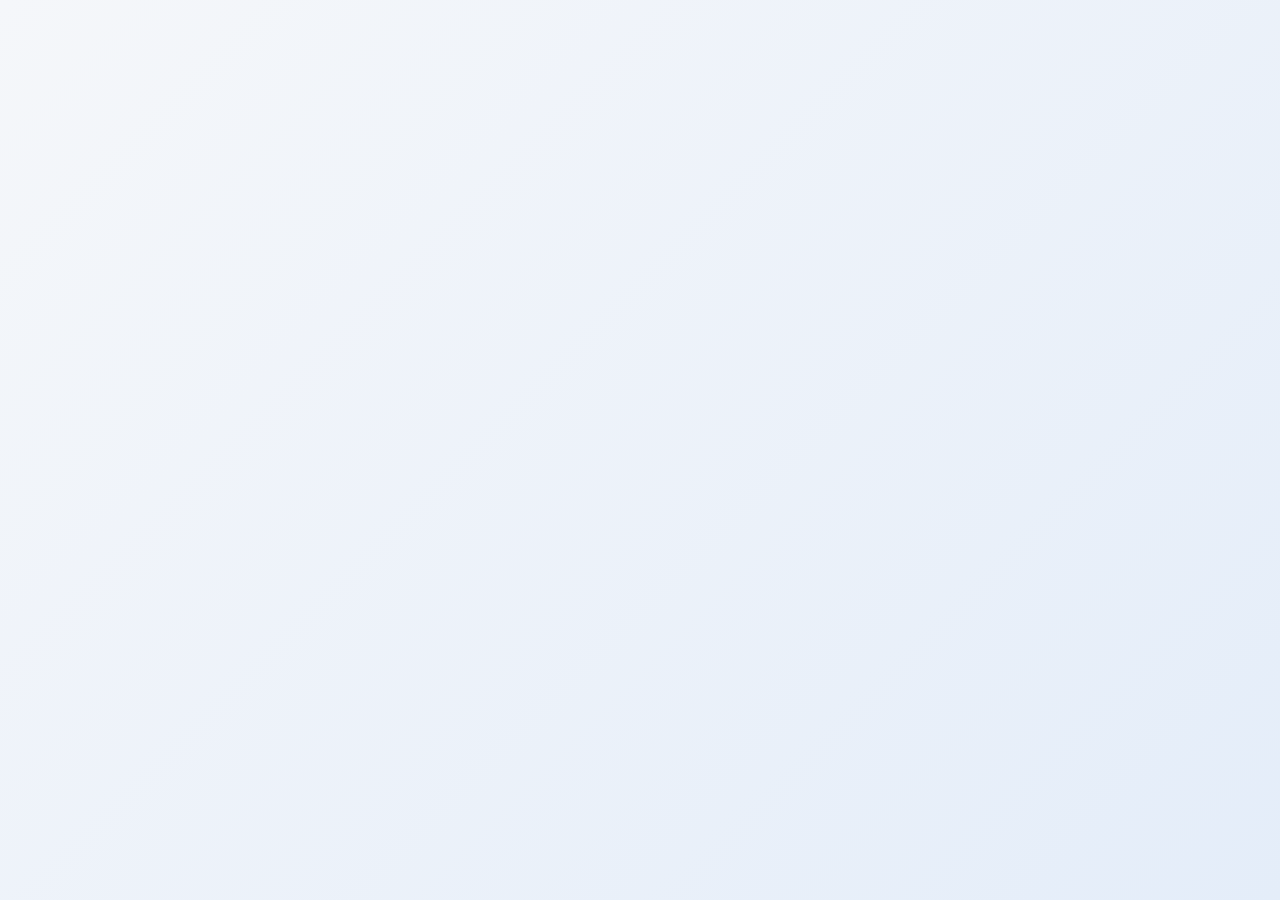
<file: qwen.html>
<!DOCTYPE html>
<html lang="en">
<head>
  <meta charset="UTF-8" />
  <meta name="viewport" content="width=device-width, initial-scale=1.0"/>
  <title>Tutor Bio - Enhanced Tabs</title>

  <!-- Bootstrap 5 CSS -->
  <link href="https://cdn.jsdelivr.net/npm/bootstrap@5.3.2/dist/css/bootstrap.min.css" rel="stylesheet">
  <!-- Bootstrap Icons -->
  <link href="https://cdn.jsdelivr.net/npm/bootstrap-icons@1.11.0/font/bootstrap-icons.css" rel="stylesheet">

  <style>
    /* Reset and Base Styles */
    body {
      margin: 0;
      font-family: 'Inter', -apple-system, BlinkMacSystemFont, sans-serif;
      background: linear-gradient(135deg, #f5f7fa 0%, #e4edf9 100%);
      min-height: 100vh;
    }


  </style>
</head>
<body>

  

</body>
</html>
</file>
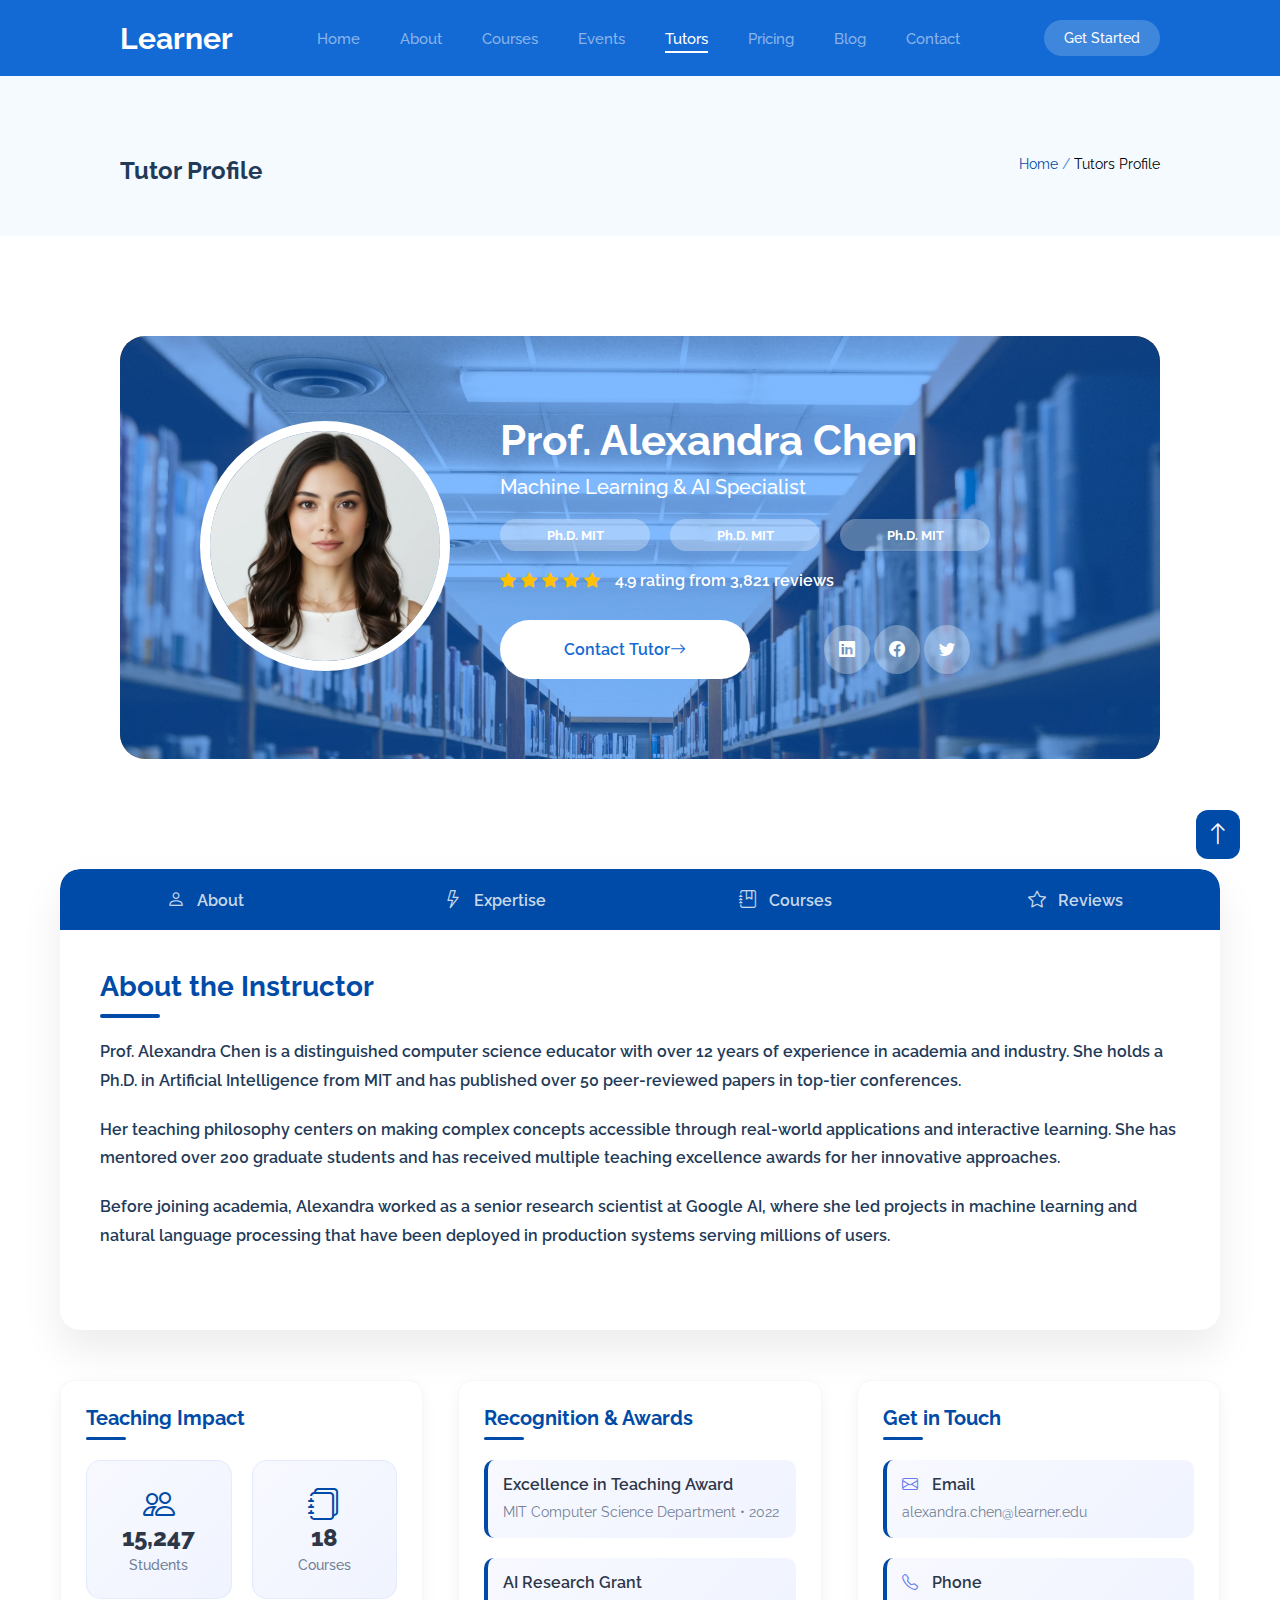
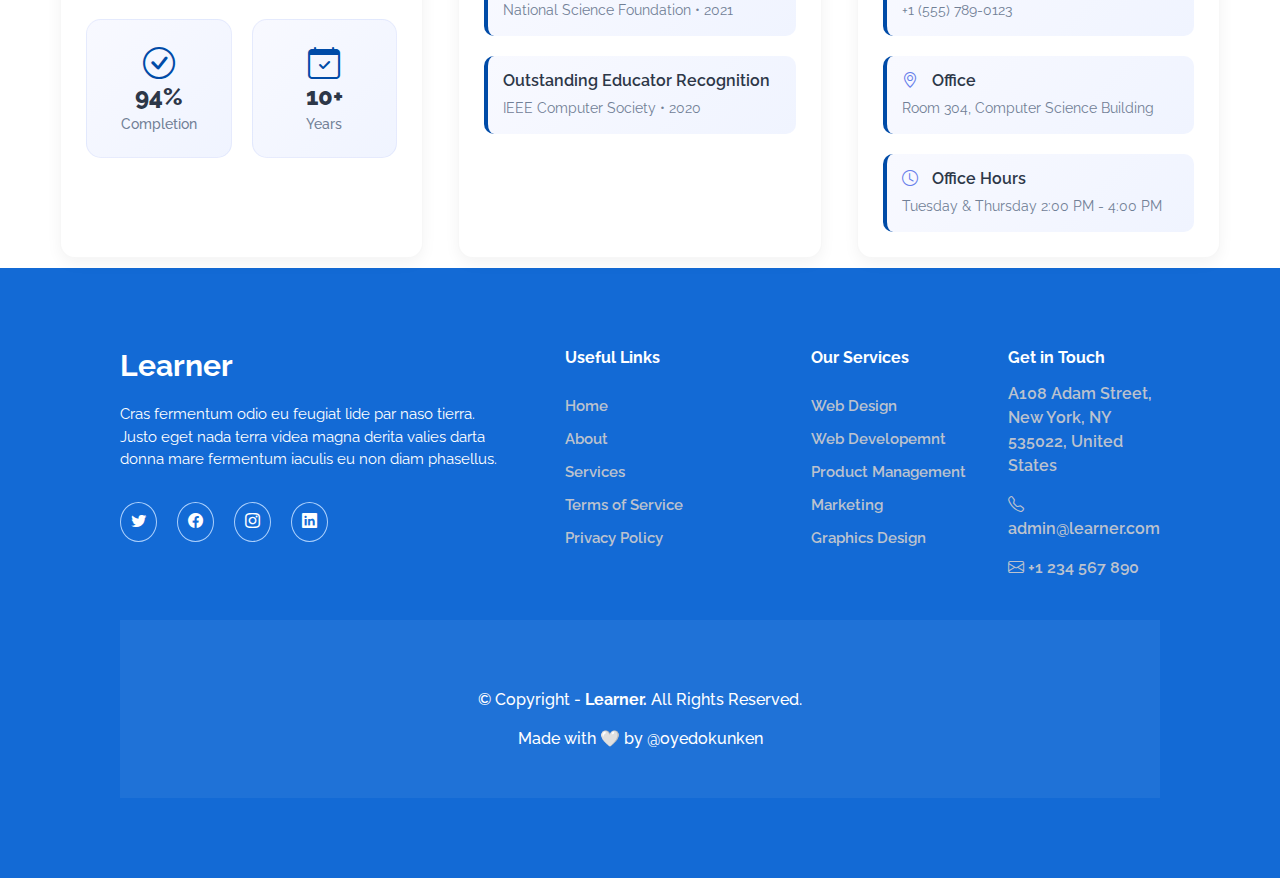
<file: tutor-profile.html>
<!DOCTYPE html>
<html lang="en">

<head>
    <meta charset="UTF-8">
    <meta name="viewport" content="width=device-width, initial-scale=1.0">
    <meta charset="UTF-8">
    <meta name="viewport" content="width=device-width, initial-scale=1.0">
    <title> Tutor Profile - Learner </title>

    <!-- Google Font Family -->
    <link rel="preconnect" href="https://fonts.googleapis.com">
    <link rel="preconnect" href="https://fonts.gstatic.com" crossorigin>
    <link href="https://fonts.googleapis.com/css2?family=Raleway:ital,wght@0,100..900;1,100..900&display=swap"
        rel="stylesheet">

    <!-- Bootstrap Icon CDN -->
    <link rel="stylesheet" href="https://cdn.jsdelivr.net/npm/bootstrap-icons@1.13.1/font/bootstrap-icons.min.css">

    <link href="https://cdn.jsdelivr.net/npm/bootstrap-icons@1.11.0/font/bootstrap-icons.css" rel="stylesheet">

    <link rel="stylesheet" href="/assets/style/style.css">
</head>

<body>
    <div class="header-container">
        <h1 class="logo">Learner</h1>
        <nav>
            <ul>
                <li><a href="index.html">Home</a></li>
                <li><a href="about.html">About</a></li>
                <li><a href="courses.html">Courses</a></li>
                <li><a href="events.html">Events</a></li>
                <li><a href="tutors.html" class="active">Tutors</a></li>
                <li><a href="pricing.html">Pricing</a></li>
                <li><a href="blog.html">Blog</a></li>
                <li><a href="contact.html">Contact</a></li>
            </ul>
        </nav>
        <button class="header-btn">Get Started</button>
    </div>

    <div class="inner-hero-container">
        <p class="inner-title"> Tutor Profile </p>
        <p class="inner-crumb"> <a href="/index.html">Home </a> <span> / </span> Tutors Profile </p>
    </div>

    <div class="tutor-header-container">
        <div class="tutor-header-hero">
            <div class="tutor-profile-grid">
                <div class="tutor-profile-item-img">
                    <img src="./assets/img/person-f-1.webp" alt="Tutor Image">
                </div>
                <div class="tutor-profile-item-text">
                    <h1>Prof. Alexandra Chen</h1>
                    <p>Machine Learning & AI Specialist</p>

                    <div class="tutor-buttons">
                        <button>Ph.D. MIT</button>
                        <button>Ph.D. MIT</button>
                        <button>Ph.D. MIT</button>
                    </div>

                    <div class="stars">
                        <i class="bi bi-star-fill"></i>
                        <i class="bi bi-star-fill"></i>
                        <i class="bi bi-star-fill"></i>
                        <i class="bi bi-star-fill"></i>
                        <i class="bi bi-star-fill"></i>

                        <p>4.9 rating from 3,821 reviews</p>

                    </div>

                    <div class="tutor-cta-last">
                        <div class="tutor-contact-btn">
                            <button>
                                Contact Tutor <i class="bi bi-arrow-right"></i>
                            </button>
                        </div>

                        <div class="social-icons">
                            <i class="bi bi-linkedin"></i>
                            <i class="bi bi-facebook"></i>
                            <i class="bi bi-twitter"></i>
                        </div>
                    </div>
                </div>
            </div>
        </div>
    </div>

    <div class="tutor-bio-container">
        <div class="tutor-profile-card">
            <!-- Radio inputs first (outside the ul) -->
            <input type="radio" name="tutor-tab" id="about" checked>
            <input type="radio" name="tutor-tab" id="expertise">
            <input type="radio" name="tutor-tab" id="courses">
            <input type="radio" name="tutor-tab" id="reviews">

            <!-- Horizontal Tabs Navigation -->
            <ul class="tutor-tabs-nav">
                <li>
                    <label for="about"><i class="bi bi-person"></i> About</label>
                </li>
                <li>
                    <label for="expertise"><i class="bi bi-lightning"></i> Expertise</label>
                </li>
                <li>
                    <label for="courses"><i class="bi bi-journal-bookmark"></i> Courses</label>
                </li>
                <li>
                    <label for="reviews"><i class="bi bi-star"></i> Reviews</label>
                </li>
            </ul>

            <!-- Tab Contents -->
            <div class="tutor-tabs-content">

                <!-- About Tab -->
                <div class="tutor-tab-content">
                    <h1>About the Instructor</h1>
                    <p>
                        Prof. Alexandra Chen is a distinguished computer science educator with over 12 years of
                        experience in academia and industry.
                        She holds a Ph.D. in Artificial Intelligence from MIT and has published over 50 peer-reviewed
                        papers in top-tier conferences.
                    </p>
                    <p>
                        Her teaching philosophy centers on making complex concepts accessible through real-world
                        applications and interactive learning.
                        She has mentored over 200 graduate students and has received multiple teaching excellence awards
                        for her innovative approaches.
                    </p>
                    <p>
                        Before joining academia, Alexandra worked as a senior research scientist at Google AI, where she
                        led projects in machine learning
                        and natural language processing that have been deployed in production systems serving millions
                        of users.
                    </p>
                </div>

                <!-- Expertise Tab -->
                <div class="tutor-tab-content">
                    <h1>Areas of Expertise</h1>
                    <p>
                        Alexandra specializes in cutting-edge technologies and research areas that are shaping the
                        future of computer science:
                    </p>
                    <div class="expertise-grid">
                        <div class="expertise-item">
                            <div class="expertise-icon">
                                <i class="bi bi-robot"></i>
                            </div>
                            <div class="expertise-content">
                                <h5>Artificial Intelligence</h5>
                                <p>Deep learning, neural networks, and cognitive systems</p>
                            </div>
                        </div>
                        <div class="expertise-item">
                            <div class="expertise-icon">
                                <i class="bi bi-code-slash"></i>
                            </div>
                            <div class="expertise-content">
                                <h5>Machine Learning</h5>
                                <p>Supervised/unsupervised learning, reinforcement learning</p>
                            </div>
                        </div>
                        <div class="expertise-item">
                            <div class="expertise-icon">
                                <i class="bi bi-chat-dots"></i>
                            </div>
                            <div class="expertise-content">
                                <h5>Natural Language Processing</h5>
                                <p>Language models, sentiment analysis, chatbots</p>
                            </div>
                        </div>
                        <div class="expertise-item">
                            <div class="expertise-icon">
                                <i class="bi bi-graph-up"></i>
                            </div>
                            <div class="expertise-content">
                                <h5>Data Science</h5>
                                <p>Big data analytics, statistical modeling, visualization</p>
                            </div>
                        </div>

                        <div class="expertise-item">
                            <div class="expertise-icon">
                                <i class="bi bi-graph-up"></i>
                            </div>
                            <div class="expertise-content">
                                <h5>Data Analytics </h5>
                                <p>Big data analytics, statistical modeling, visualization</p>
                            </div>
                        </div>

                        <div class="expertise-item">
                            <div class="expertise-icon">
                                <i class="bi bi-laptop"></i>
                            </div>
                            <div class="expertise-content">
                                <h5>Speaking in Python & R </h5>
                                <p>Big data analytics, statistical modeling, visualization</p>
                            </div>
                        </div>
                    </div>
                </div>

                <!-- Courses Tab -->
                <div class="tutor-tab-content">
                    <h1>Featured Courses</h1>
                    <p>
                        Explore Alexandra's comprehensive course catalog designed for both beginners and advanced
                        learners:
                    </p>

                    <div class="courses-grid">
                        <div class="course-card">
                            <div class="course-image">
                                Advanced Machine Learning
                            </div>
                            <div class="course-content">
                                <h5>Advanced Machine Learning</h5>
                                <p>Master cutting-edge ML techniques and algorithms with hands-on projects</p>
                                <div class="course-stats">
                                    <div class="course-stat">
                                        <i class="bi bi-people"></i>
                                        <span>1,247</span>
                                    </div>
                                    <div class="course-stat">
                                        <i class="bi bi-star-fill"></i>
                                        <span>4.9 (156)</span>
                                    </div>
                                </div>
                                <div class="course-price">$299</div>
                                <button class="btn-register">Register</button>
                            </div>
                        </div>

                        <div class="course-card">
                            <div class="course-image">
                                Deep Learning with Python
                            </div>
                            <div class="course-content">
                                <h5>Deep Learning with Python</h5>
                                <p>Build neural networks from scratch using TensorFlow and PyTorch</p>
                                <div class="course-stats">
                                    <div class="course-stat">
                                        <i class="bi bi-people"></i>
                                        <span>982</span>
                                    </div>
                                    <div class="course-stat">
                                        <i class="bi bi-star-fill"></i>
                                        <span>4.8 (98)</span>
                                    </div>
                                </div>
                                <div class="course-price">$249</div>
                                <button class="btn-register">Register</button>
                            </div>
                        </div>

                        <div class="course-card">
                            <div class="course-image">
                                NLP for Developers
                            </div>
                            <div class="course-content">
                                <h5>NLP for Developers</h5>
                                <p>Transform text into actionable insights with modern NLP techniques</p>
                                <div class="course-stats">
                                    <div class="course-stat">
                                        <i class="bi bi-people"></i>
                                        <span>756</span>
                                    </div>
                                    <div class="course-stat">
                                        <i class="bi bi-star-fill"></i>
                                        <span>4.9 (87)</span>
                                    </div>
                                </div>
                                <div class="course-price">$199</div>
                                <button class="btn-register">Register</button>
                            </div>
                        </div>

                        <div class="course-card">
                            <div class="course-image">
                                Computer Vision
                            </div>
                            <div class="course-content">
                                <h5>Computer Vision</h5>
                                <p>Build AI systems that can see and interpret visual data</p>
                                <div class="course-stats">
                                    <div class="course-stat">
                                        <i class="bi bi-people"></i>
                                        <span>1,103</span>
                                    </div>
                                    <div class="course-stat">
                                        <i class="bi bi-star-fill"></i>
                                        <span>4.7 (134)</span>
                                    </div>
                                </div>
                                <div class="course-price">$349</div>
                                <button class="btn-register">Register</button>
                            </div>
                        </div>

                        <div class="course-card">
                            <div class="course-image">
                                Data Science Fundamentals
                            </div>
                            <div class="course-content">
                                <h5>Data Science Fundamentals</h5>
                                <p>Learn statistics, visualization, and predictive modeling</p>
                                <div class="course-stats">
                                    <div class="course-stat">
                                        <i class="bi bi-people"></i>
                                        <span>2,451</span>
                                    </div>
                                    <div class="course-stat">
                                        <i class="bi bi-star-fill"></i>
                                        <span>4.6 (201)</span>
                                    </div>
                                </div>
                                <div class="course-price">$179</div>
                                <button class="btn-register">Register</button>
                            </div>
                        </div>

                        <div class="course-card">
                            <div class="course-image">
                                AI Ethics & Governance
                            </div>
                            <div class="course-content">
                                <h5>AI Ethics & Governance</h5>
                                <p>Understand the ethical implications of AI and responsible development</p>
                                <div class="course-stats">
                                    <div class="course-stat">
                                        <i class="bi bi-people"></i>
                                        <span>567</span>
                                    </div>
                                    <div class="course-stat">
                                        <i class="bi bi-star-fill"></i>
                                        <span>4.8 (67)</span>
                                    </div>
                                </div>
                                <div class="course-price">$149</div>
                                <button class="btn-register">Register</button>
                            </div>
                        </div>
                    </div>
                </div>

                <!-- Reviews Tab -->
                <div class="tutor-tab-content">
                    <h1>Student Reviews</h1>
                    <p>
                        Hear what students and colleagues have to say about Alexandra's teaching:
                    </p>

                    <div class="course-reviews-grid">
                        <div class="review-card">
                            <div class="review-rating">
                                <i class="bi bi-star-fill text-warning"></i>
                                <i class="bi bi-star-fill text-warning"></i>
                                <i class="bi bi-star-fill text-warning"></i>
                                <i class="bi bi-star-fill text-warning"></i>
                                <i class="bi bi-star-fill text-warning"></i>
                            </div>
                            <p class="review-text">The best AI instructor I've ever had. Complex topics made simple and
                                the practical projects were incredibly valuable for my career!</p>
                            <div class="review-author">
                                <div class="author-avatar">MR</div>
                                <div class="author-info">
                                    <h6>Michael Rodriguez</h6>
                                    <small>Computer Science Student</small>
                                </div>
                            </div>
                        </div>

                        <div class="review-card">
                            <div class="review-rating">
                                <i class="bi bi-star-fill text-warning"></i>
                                <i class="bi bi-star-fill text-warning"></i>
                                <i class="bi bi-star-fill text-warning"></i>
                                <i class="bi bi-star-fill text-warning"></i>
                                <i class="bi bi-star-fill text-warning"></i>
                            </div>
                            <p class="review-text">Her practical approach helped me land a job at a top tech company!
                                The real-world case studies made all the difference in my learning.</p>
                            <div class="review-author">
                                <div class="author-avatar">SJ</div>
                                <div class="author-info">
                                    <h6>Sarah Johnson</h6>
                                    <small>Former Student</small>
                                </div>
                            </div>
                        </div>

                        <div class="review-card">
                            <div class="review-rating">
                                <i class="bi bi-star-fill text-warning"></i>
                                <i class="bi bi-star-fill text-warning"></i>
                                <i class="bi bi-star-fill text-warning"></i>
                                <i class="bi bi-star-fill text-warning"></i>
                                <i class="bi bi-star-fill text-warning"></i>
                            </div>
                            <p class="review-text">Dr. Chen's teaching style is exceptional. She breaks down complex AI
                                concepts into digestible pieces and her mentorship goes beyond the classroom.</p>
                            <div class="review-author">
                                <div class="author-avatar">DP</div>
                                <div class="author-info">
                                    <h6>David Park</h6>
                                    <small>Graduate Researcher</small>
                                </div>
                            </div>
                        </div>

                        <div class="review-card">
                            <div class="review-rating">
                                <i class="bi bi-star-fill text-warning"></i>
                                <i class="bi bi-star-fill text-warning"></i>
                                <i class="bi bi-star-fill text-warning"></i>
                                <i class="bi bi-star-fill text-warning"></i>
                                <i class="bi bi-star-half text-warning"></i>
                            </div>
                            <p class="review-text">The course content is cutting-edge and the hands-on projects prepared
                                me for industry challenges. Highly recommended for anyone serious about AI!</p>
                            <div class="review-author">
                                <div class="author-avatar">EC</div>
                                <div class="author-info">
                                    <h6>Emma Chen</h6>
                                    <small>Software Engineer</small>
                                </div>
                            </div>
                        </div>

                        <div class="review-card">
                            <div class="review-rating">
                                <i class="bi bi-star-fill text-warning"></i>
                                <i class="bi bi-star-fill text-warning"></i>
                                <i class="bi bi-star-fill text-warning"></i>
                                <i class="bi bi-star-fill text-warning"></i>
                                <i class="bi bi-star-fill text-warning"></i>
                            </div>
                            <p class="review-text">Incredible depth of knowledge combined with practical application.
                                The office hours and feedback on projects were invaluable for my growth.</p>
                            <div class="review-author">
                                <div class="author-avatar">JT</div>
                                <div class="author-info">
                                    <h6>James Thompson</h6>
                                    <small>PhD Candidate</small>
                                </div>
                            </div>
                        </div>

                        <div class="review-card">
                            <div class="review-rating">
                                <i class="bi bi-star-fill text-warning"></i>
                                <i class="bi bi-star-fill text-warning"></i>
                                <i class="bi bi-star-fill text-warning"></i>
                                <i class="bi bi-star-fill text-warning"></i>
                                <i class="bi bi-star-fill text-warning"></i>
                            </div>
                            <p class="review-text">The most engaging and effective course I've taken. Dr. Chen's passion
                                for teaching shines through in every lecture and assignment.</p>
                            <div class="review-author">
                                <div class="author-avatar">LR</div>
                                <div class="author-info">
                                    <h6>Lisa Roberts</h6>
                                    <small>Data Scientist</small>
                                </div>
                            </div>
                        </div>
                    </div>
                </div>

            </div>
        </div>

        <!-- Summary Grid (Impact, Recognition, Contact) -->
        <div class="tutor-summary-grid mt-5">
            <!-- Teaching Impact -->
            <div class="summary-section">
                <h4>Teaching Impact</h4>
                <div class="impact-grid">
                    <div class="impact-box">
                        <i class="bi bi-people"></i>
                        <div class="value">15,247</div>
                        <div class="label">Students</div>
                    </div>
                    <div class="impact-box">
                        <i class="bi bi-journals"></i>
                        <div class="value">18</div>
                        <div class="label">Courses</div>
                    </div>
                    <div class="impact-box">
                        <i class="bi bi-check-circle"></i>
                        <div class="value">94%</div>
                        <div class="label">Completion</div>
                    </div>
                    <div class="impact-box">
                        <i class="bi bi-calendar-check"></i>
                        <div class="value">10+</div>
                        <div class="label">Years</div>
                    </div>
                </div>
            </div>

            <!-- Recognition & Awards -->
            <div class="summary-section">
                <h4>Recognition & Awards</h4>
                <div class="recognition-item">
                    <h5>Excellence in Teaching Award</h5>
                    <p>MIT Computer Science Department • 2022</p>
                </div>
                <div class="recognition-item">
                    <h5>AI Research Grant</h5>
                    <p>National Science Foundation • 2021</p>
                </div>
                <div class="recognition-item">
                    <h5>Outstanding Educator Recognition</h5>
                    <p>IEEE Computer Society • 2020</p>
                </div>
            </div>

            <!-- Get in Touch -->
            <div class="summary-section">
                <h4>Get in Touch</h4>
                <div class="contact-item">
                    <h5><i class="bi bi-envelope"></i> Email</h5>
                    <p>alexandra.chen@learner.edu</p>
                </div>
                <div class="contact-item">
                    <h5><i class="bi bi-telephone"></i> Phone</h5>
                    <p>+1 (555) 789-0123</p>
                </div>
                <div class="contact-item">
                    <h5><i class="bi bi-geo-alt"></i> Office</h5>
                    <p>Room 304, Computer Science Building</p>
                </div>
                <div class="contact-item">
                    <h5><i class="bi bi-clock"></i> Office Hours</h5>
                    <p>Tuesday & Thursday 2:00 PM - 4:00 PM</p>
                </div>
            </div>

        </div>
    </div>


    <footer>
        <div class="footer-grid">
            <div class="footer-logo">
                <h1> Learner </h1>
                <p class="footer-desc">
                    Cras fermentum odio eu feugiat lide par naso tierra. Justo eget nada terra videa magna derita
                    valies
                    darta donna mare fermentum iaculis eu non diam phasellus.
                </p>

                <div class="social-icons-box">
                    <p class="social-icons">
                        <i class="bi bi-twitter"></i>
                    </p>

                    <p class="social-icons">
                        <i class="bi bi-facebook"></i>
                    </p>

                    <p class="social-icons">
                        <i class="bi bi-instagram"></i>
                    </p>

                    <p class="social-icons">
                        <i class="bi bi-linkedin"></i>
                    </p>
                </div>

            </div>

            <div class="footer-menu-item">
                <h1> Useful Links </h1>
                <ul>
                    <li> Home </li>
                    <li> About </li>
                    <li> Services </li>
                    <li> Terms of Service </li>
                    <li> Privacy Policy </li>

                </ul>
            </div>

            <div class="footer-menu-item">
                <h1> Our Services </h1>
                <ul>
                    <li> Web Design </li>
                    <li> Web Developemnt </li>
                    <li> Product Management </li>
                    <li> Marketing </li>
                    <li> Graphics Design </li>

                </ul>
            </div>

            <div class="footer-contact">
                <h1> Get in Touch </h1>
                <p>
                    A108 Adam Street, New York, NY 535022, United States
                </p>

                <p> <b> <i class="bi bi-telephone"></i> </b> admin@learner.com </p>
                <p> <b><i class="bi bi-envelope"></i> </b> +1 234 567 890 </p>
            </div>
        </div>

        <div class="final-box">
            <p> &copy; Copyright - <b> Learner. </b> All Rights Reserved. </p>

            <p> Made with 🤍 by @oyedokunken</p>
        </div>
    </footer>

    <div class="scroll-to-top">
        <a href="#"> <i class="bi bi-arrow-up"> </i></a>
    </div>
</body>

</html>
</body>

</html>
</file>
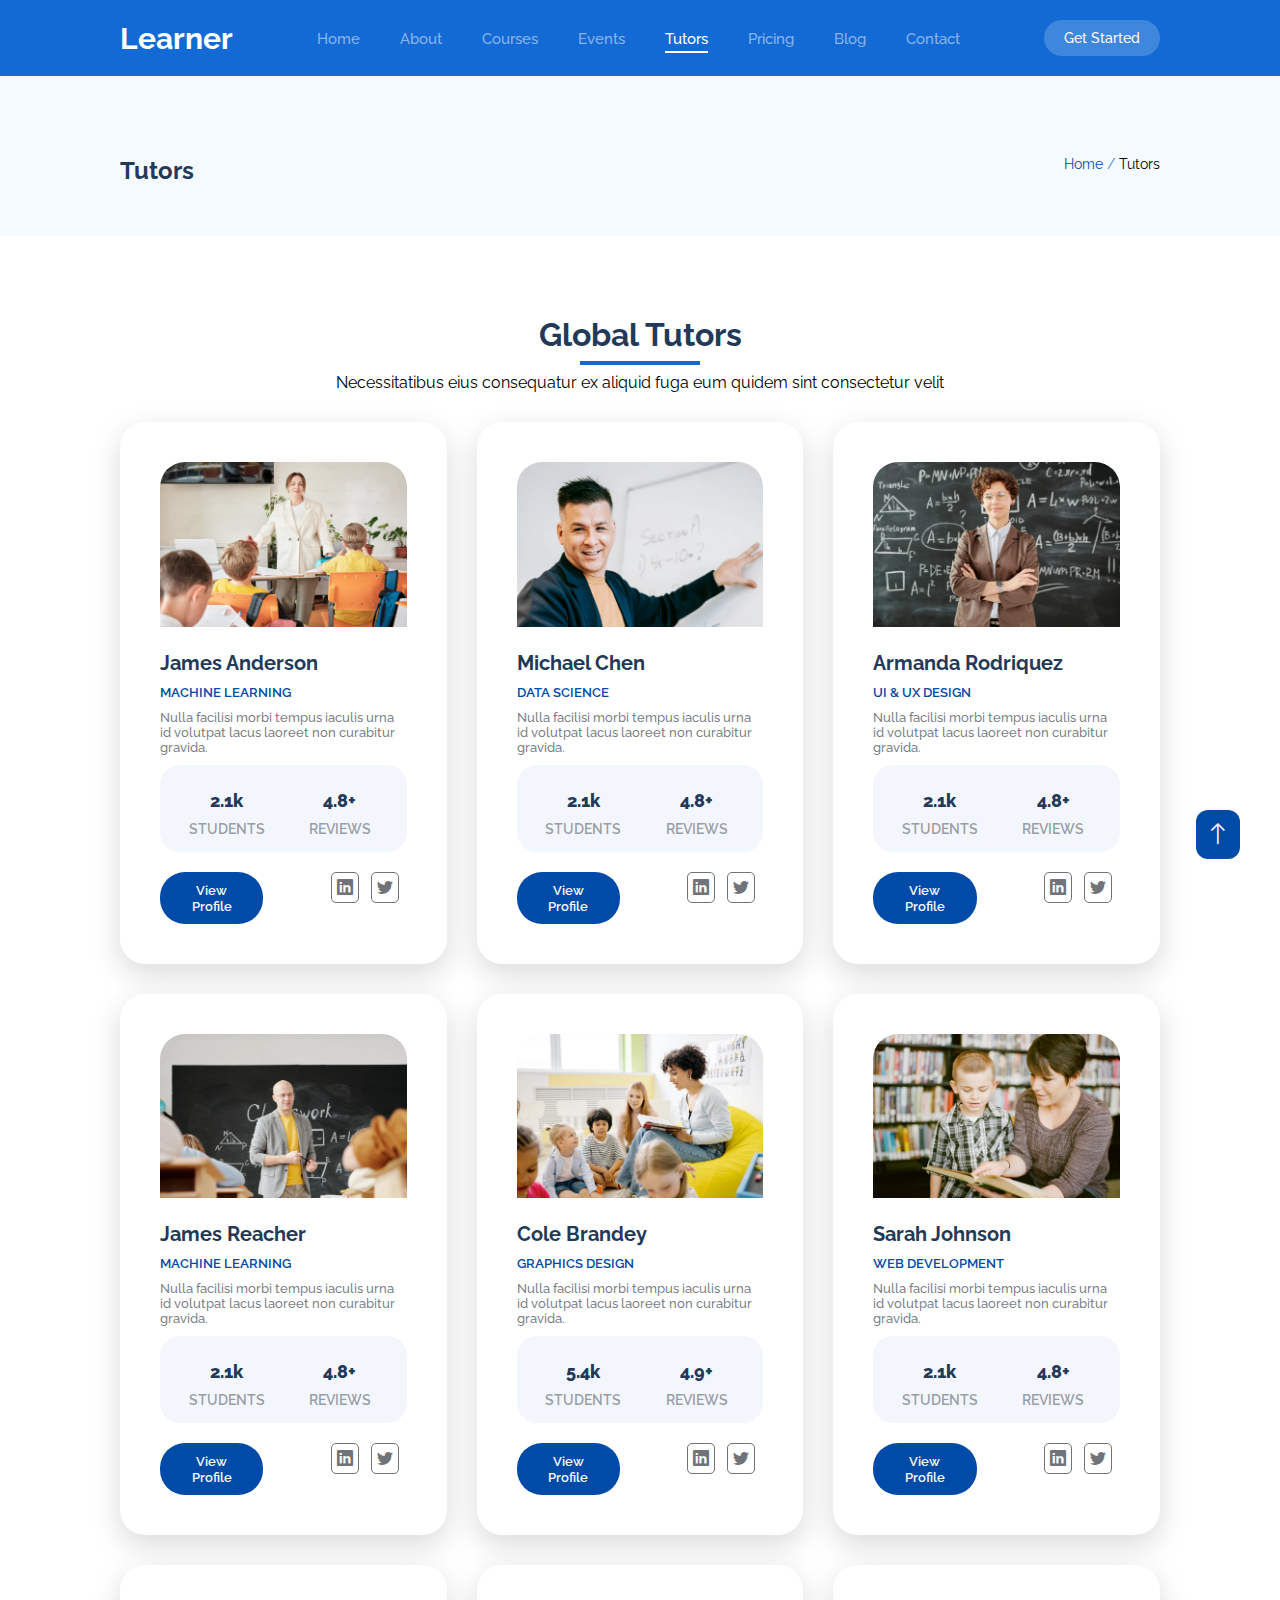
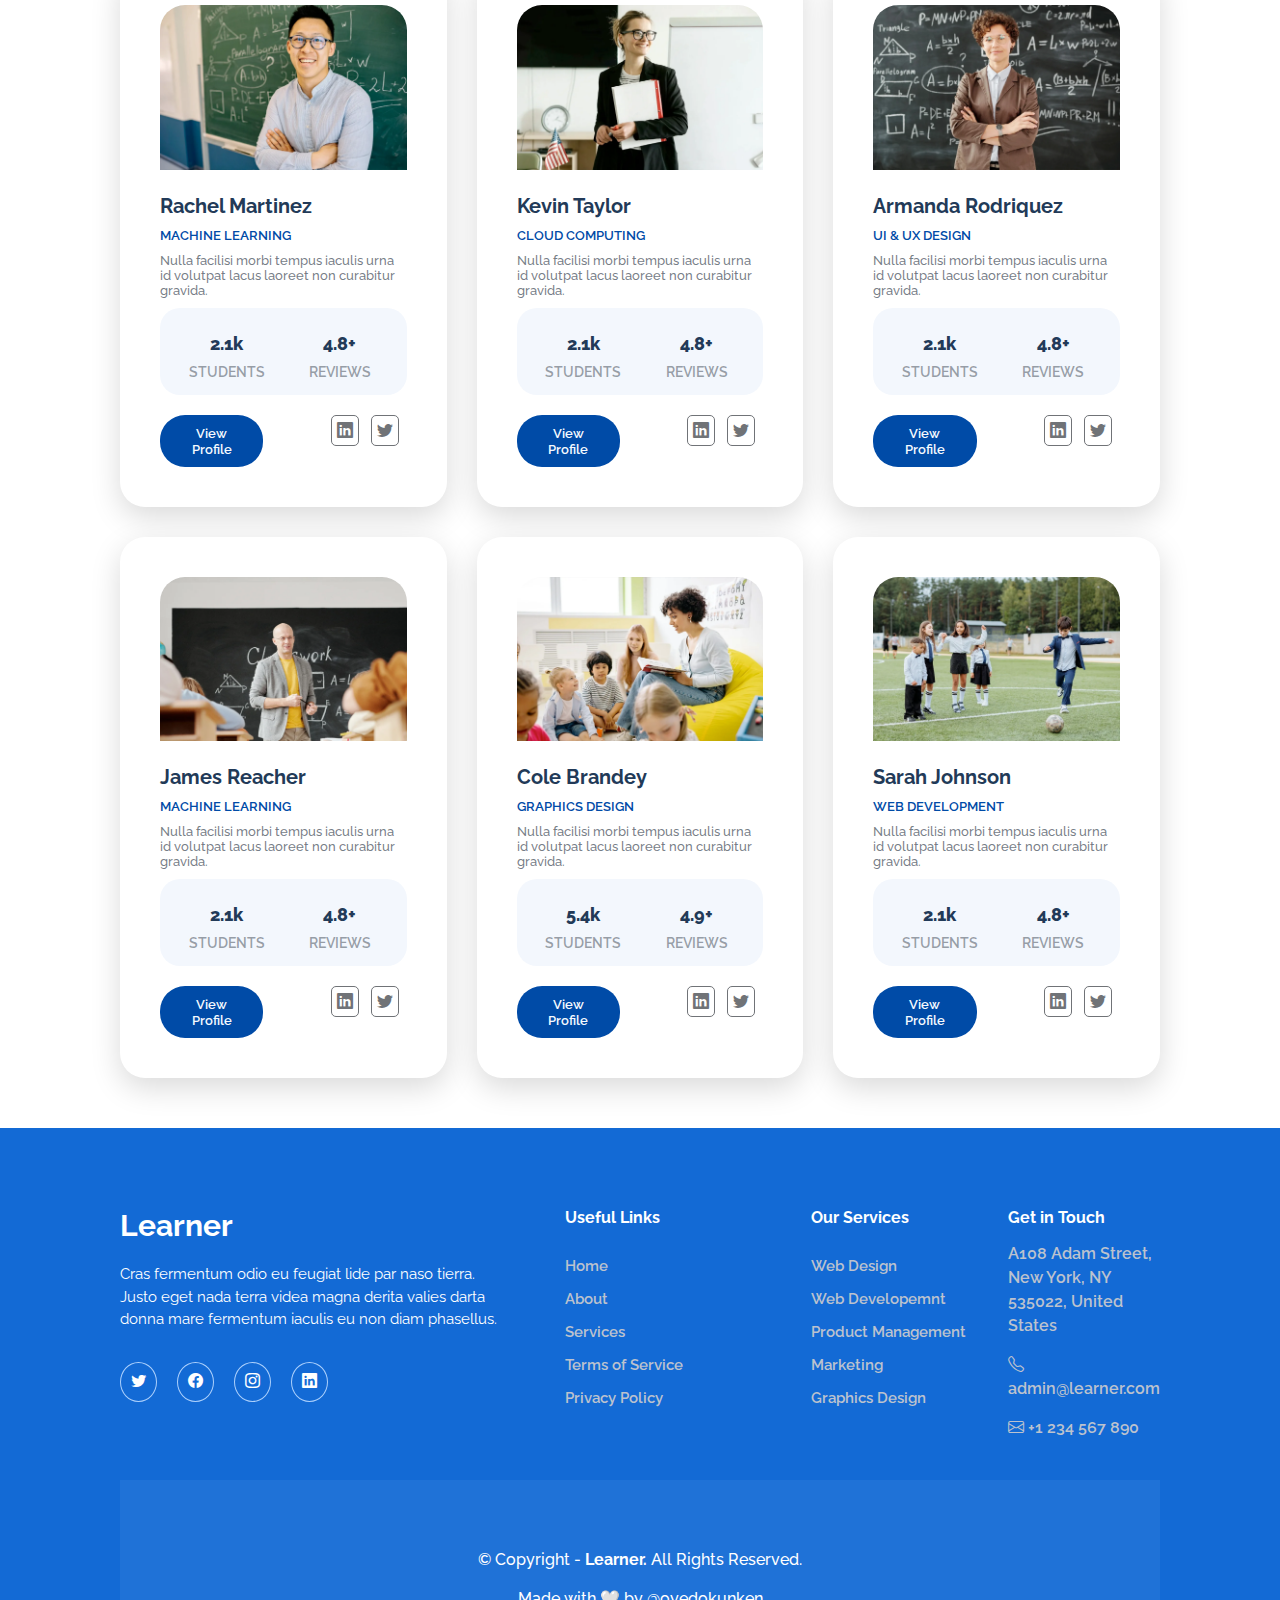
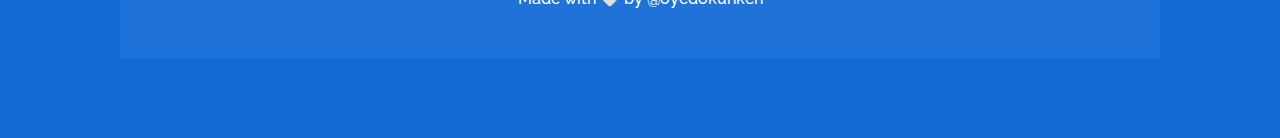
<file: tutors.html>
<!DOCTYPE html>
<html lang="en">

<head>
    <meta charset="UTF-8">
    <meta name="viewport" content="width=device-width, initial-scale=1.0">
    <meta charset="UTF-8">
    <meta name="viewport" content="width=device-width, initial-scale=1.0">
    <title> Tutors - Learner </title>

    <!-- Google Font Family -->
    <link rel="preconnect" href="https://fonts.googleapis.com">
    <link rel="preconnect" href="https://fonts.gstatic.com" crossorigin>
    <link href="https://fonts.googleapis.com/css2?family=Raleway:ital,wght@0,100..900;1,100..900&display=swap"
        rel="stylesheet">

    <!-- Bootstrap Icon CDN -->
    <link rel="stylesheet" href="https://cdn.jsdelivr.net/npm/bootstrap-icons@1.13.1/font/bootstrap-icons.min.css">


    <link rel="stylesheet" href="/assets/style/style.css">
</head>

<body>
    <div class="header-container">
        <h1 class="logo">Learner</h1>
        <nav>
            <ul>
                <li><a href="index.html">Home</a></li>
                <li><a href="about.html" >About</a></li>
                <li><a href="courses.html">Courses</a></li>
                <li><a href="events.html">Events</a></li>
                <li><a href="tutors.html" class="active">Tutors</a></li>
                <li><a href="pricing.html">Pricing</a></li>
                <li><a href="blog.html">Blog</a></li>
                <li><a href="contact.html" >Contact</a></li>
            </ul>
        </nav>
        <button class="header-btn">Get Started</button>
    </div>

    <div class="inner-hero-container">
        <p class="inner-title"> Tutors </p>
        <p class="inner-crumb"> <a href="/index.html">Home </a> <span> / </span> Tutors </p>
    </div>

    <div class="featured-tutors-container">
        <div class="featured-tutors-heading">
            <h1> Global Tutors </h1>
            <hr class="categories-rule">
            <p>
                Necessitatibus eius consequatur ex aliquid fuga eum quidem sint consectetur velit
            </p>
        </div>

        <div class="featured-tutors-grid">
            <div class="featured-tutors-item">
                <img src="/assets/img/teacher-1.webp" alt="">

                <h1> James Anderson </h1>
                <h2> Machine Learning </h2>

                <p>
                    Nulla facilisi morbi tempus iaculis urna id volutpat lacus laoreet non curabitur gravida.
                </p>

                <div class="tutor-awards">
                    <div class="award-item-1">
                        <h1> 2.1k</h1>
                        <p>Students</p>
                    </div>

                    <div class="award-item-2">
                        <h1> 4.8+</h1>
                        <p>Reviews</p>
                    </div>
                </div>

                <div class="tutor-contact">
                    <div class="tutor-cta">
                        <button> <a href="tutor-profile.html"> View Profile </a> </button>
                    </div>

                    <div class="tutor-social">
                        <i class="bi bi-linkedin"> </i>
                        <i class="bi bi-twitter"> </i>
                    </div>
                </div>
            </div>

            <div class="featured-tutors-item">
                <img src="/assets/img/teacher-7.webp" alt="">

                <h1> Michael Chen </h1>
                <h2> Data Science </h2>

                <p>
                    Nulla facilisi morbi tempus iaculis urna id volutpat lacus laoreet non curabitur gravida.
                </p>

                <div class="tutor-awards">
                    <div class="award-item-1">
                        <h1> 2.1k</h1>
                        <p>Students</p>
                    </div>

                    <div class="award-item-2">
                        <h1> 4.8+</h1>
                        <p>Reviews</p>
                    </div>
                </div>

                <div class="tutor-contact">
                    <div class="tutor-cta">
                        <button> <a href="tutor-profile.html"> View Profile </a> </button>
                    </div>

                    <div class="tutor-social">
                        <i class="bi bi-linkedin"> </i>
                        <i class="bi bi-twitter"> </i>
                    </div>
                </div>
            </div>


            <div class="featured-tutors-item">
                <img src="/assets/img/teacher-6.webp" alt="">

                <h1> Armanda Rodriquez </h1>
                <h2>UI & UX Design </h2>

                <p>
                    Nulla facilisi morbi tempus iaculis urna id volutpat lacus laoreet non curabitur gravida.
                </p>

                <div class="tutor-awards">
                    <div class="award-item-1">
                        <h1> 2.1k</h1>
                        <p>Students</p>
                    </div>

                    <div class="award-item-2">
                        <h1> 4.8+</h1>
                        <p>Reviews</p>
                    </div>
                </div>

                <div class="tutor-contact">
                    <div class="tutor-cta">
                        <button> <a href="tutor-profile.html"> View Profile </a> </button>
                    </div>

                    <div class="tutor-social">
                        <i class="bi bi-linkedin"> </i>
                        <i class="bi bi-twitter"> </i>
                    </div>
                </div>
            </div>

        </div>

        <div class="featured-tutors-grid">
            <div class="featured-tutors-item">
                <img src="/assets/img/teacher-4.webp" alt="">

                <h1> James Reacher </h1>
                <h2> Machine Learning </h2>

                <p>
                    Nulla facilisi morbi tempus iaculis urna id volutpat lacus laoreet non curabitur gravida.
                </p>

                <div class="tutor-awards">
                    <div class="award-item-1">
                        <h1> 2.1k</h1>
                        <p>Students</p>
                    </div>

                    <div class="award-item-2">
                        <h1> 4.8+</h1>
                        <p>Reviews</p>
                    </div>
                </div>

                <div class="tutor-contact">
                    <div class="tutor-cta">
                        <button> <a href="tutor-profile.html"> View Profile </a> </button>
                    </div>

                    <div class="tutor-social">
                        <i class="bi bi-linkedin"> </i>
                        <i class="bi bi-twitter"> </i>
                    </div>
                </div>
            </div>

            <div class="featured-tutors-item">
                <img src="/assets/img//teacher-9.webp" alt="">

                <h1> Cole Brandey </h1>
                <h2> Graphics Design </h2>

                <p>
                    Nulla facilisi morbi tempus iaculis urna id volutpat lacus laoreet non curabitur gravida.
                </p>

                <div class="tutor-awards">
                    <div class="award-item-1">
                        <h1> 5.4k</h1>
                        <p>Students</p>
                    </div>

                    <div class="award-item-2">
                        <h1> 4.9+</h1>
                        <p>Reviews</p>
                    </div>
                </div>

                <div class="tutor-contact">
                    <div class="tutor-cta">
                        <button> <a href="tutor-profile.html"> View Profile </a> </button>
                    </div>

                    <div class="tutor-social">
                        <i class="bi bi-linkedin"> </i>
                        <i class="bi bi-twitter"> </i>
                    </div>
                </div>
            </div>


            <div class="featured-tutors-item">
                <img src="/assets/img/teacher-2.webp" alt="">

                <h1> Sarah Johnson </h1>
                <h2> Web Development </h2>

                <p>
                    Nulla facilisi morbi tempus iaculis urna id volutpat lacus laoreet non curabitur gravida.
                </p>

                <div class="tutor-awards">
                    <div class="award-item-1">
                        <h1> 2.1k</h1>
                        <p>Students</p>
                    </div>

                    <div class="award-item-2">
                        <h1> 4.8+</h1>
                        <p>Reviews</p>
                    </div>
                </div>

                <div class="tutor-contact">
                    <div class="tutor-cta">
                        <button> <a href="tutor-profile.html"> View Profile </a> </button>
                    </div>

                    <div class="tutor-social">
                        <i class="bi bi-linkedin"> </i>
                        <i class="bi bi-twitter"> </i>
                    </div>
                </div>
            </div>

        </div>

        <div class="featured-tutors-grid">
            <div class="featured-tutors-item">
                <img src="/assets/img/teacher-8.webp" alt="">

                <h1> Rachel Martinez </h1>
                <h2> Machine Learning </h2>

                <p>
                    Nulla facilisi morbi tempus iaculis urna id volutpat lacus laoreet non curabitur gravida.
                </p>

                <div class="tutor-awards">
                    <div class="award-item-1">
                        <h1> 2.1k</h1>
                        <p>Students</p>
                    </div>

                    <div class="award-item-2">
                        <h1> 4.8+</h1>
                        <p>Reviews</p>
                    </div>
                </div>

                <div class="tutor-contact">
                    <div class="tutor-cta">
                        <button> <a href="tutor-profile.html"> View Profile </a> </button>
                    </div>

                    <div class="tutor-social">
                        <i class="bi bi-linkedin"> </i>
                        <i class="bi bi-twitter"> </i>
                    </div>
                </div>
            </div>

            <div class="featured-tutors-item">
                <img src="/assets/img/teacher-10.webp" alt="">

                <h1> Kevin Taylor </h1>
                <h2> Cloud Computing </h2>

                <p>
                    Nulla facilisi morbi tempus iaculis urna id volutpat lacus laoreet non curabitur gravida.
                </p>

                <div class="tutor-awards">
                    <div class="award-item-1">
                        <h1> 2.1k</h1>
                        <p>Students</p>
                    </div>

                    <div class="award-item-2">
                        <h1> 4.8+</h1>
                        <p>Reviews</p>
                    </div>
                </div>

                <div class="tutor-contact">
                    <div class="tutor-cta">
                        <button> <a href="tutor-profile.html"> View Profile </a> </button>
                    </div>

                    <div class="tutor-social">
                        <i class="bi bi-linkedin"> </i>
                        <i class="bi bi-twitter"> </i>
                    </div>
                </div>
            </div>


            <div class="featured-tutors-item">
                <img src="/assets/img/teacher-6.webp" alt="">

                <h1> Armanda Rodriquez </h1>
                <h2>UI & UX Design </h2>

                <p>
                    Nulla facilisi morbi tempus iaculis urna id volutpat lacus laoreet non curabitur gravida.
                </p>

                <div class="tutor-awards">
                    <div class="award-item-1">
                        <h1> 2.1k</h1>
                        <p>Students</p>
                    </div>

                    <div class="award-item-2">
                        <h1> 4.8+</h1>
                        <p>Reviews</p>
                    </div>
                </div>

                <div class="tutor-contact">
                    <div class="tutor-cta">
                        <button> <a href="tutor-profile.html"> View Profile </a> </button>
                    </div>

                    <div class="tutor-social">
                        <i class="bi bi-linkedin"> </i>
                        <i class="bi bi-twitter"> </i>
                    </div>
                </div>
            </div>

        </div>

        <div class="featured-tutors-grid">
            <div class="featured-tutors-item">
                <img src="/assets/img/teacher-4.webp" alt="">

                <h1> James Reacher </h1>
                <h2> Machine Learning </h2>

                <p>
                    Nulla facilisi morbi tempus iaculis urna id volutpat lacus laoreet non curabitur gravida.
                </p>

                <div class="tutor-awards">
                    <div class="award-item-1">
                        <h1> 2.1k</h1>
                        <p>Students</p>
                    </div>

                    <div class="award-item-2">
                        <h1> 4.8+</h1>
                        <p>Reviews</p>
                    </div>
                </div>

                <div class="tutor-contact">
                    <div class="tutor-cta">
                        <button> <a href="tutor-profile.html"> View Profile </a> </button>
                    </div>

                    <div class="tutor-social">
                        <i class="bi bi-linkedin"> </i>
                        <i class="bi bi-twitter"> </i>
                    </div>
                </div>
            </div>

            <div class="featured-tutors-item">
                <img src="/assets/img//teacher-9.webp" alt="">

                <h1> Cole Brandey </h1>
                <h2> Graphics Design </h2>

                <p>
                    Nulla facilisi morbi tempus iaculis urna id volutpat lacus laoreet non curabitur gravida.
                </p>

                <div class="tutor-awards">
                    <div class="award-item-1">
                        <h1> 5.4k</h1>
                        <p>Students</p>
                    </div>

                    <div class="award-item-2">
                        <h1> 4.9+</h1>
                        <p>Reviews</p>
                    </div>
                </div>

                <div class="tutor-contact">
                    <div class="tutor-cta">
                        <button> <a href="tutor-profile.html"> View Profile </a> </button>
                    </div>

                    <div class="tutor-social">
                        <i class="bi bi-linkedin"> </i>
                        <i class="bi bi-twitter"> </i>
                    </div>
                </div>
            </div>


            <div class="featured-tutors-item">
                <img src="/assets/img/activities-3.webp" alt="">

                <h1> Sarah Johnson </h1>
                <h2> Web Development </h2>

                <p>
                    Nulla facilisi morbi tempus iaculis urna id volutpat lacus laoreet non curabitur gravida.
                </p>

                <div class="tutor-awards">
                    <div class="award-item-1">
                        <h1> 2.1k</h1>
                        <p>Students</p>
                    </div>

                    <div class="award-item-2">
                        <h1> 4.8+</h1>
                        <p>Reviews</p>
                    </div>
                </div>

                <div class="tutor-contact">
                    <div class="tutor-cta">
                        <button> <a href="tutor-profile.html"> View Profile </a> </button>
                    </div>

                    <div class="tutor-social">
                        <i class="bi bi-linkedin"> </i>
                        <i class="bi bi-twitter"> </i>
                    </div>
                </div>
            </div>

        </div>

        
    </div>

    <footer>
        <div class="footer-grid">
            <div class="footer-logo">
                <h1> Learner </h1>
                <p class="footer-desc">
                    Cras fermentum odio eu feugiat lide par naso tierra. Justo eget nada terra videa magna derita valies
                    darta donna mare fermentum iaculis eu non diam phasellus.
                </p>

                <div class="social-icons-box">
                    <p class="social-icons">
                        <i class="bi bi-twitter"></i>
                    </p>

                    <p class="social-icons">
                        <i class="bi bi-facebook"></i>
                    </p>

                    <p class="social-icons">
                        <i class="bi bi-instagram"></i>
                    </p>

                    <p class="social-icons">
                        <i class="bi bi-linkedin"></i>
                    </p>
                </div>

            </div>

            <div class="footer-menu-item">
                <h1> Useful Links </h1>
                <ul>
                    <li> Home </li>
                    <li> About </li>
                    <li> Services </li>
                    <li> Terms of Service </li>
                    <li> Privacy Policy </li>

                </ul>
            </div>

            <div class="footer-menu-item">
                <h1> Our Services </h1>
                <ul>
                    <li> Web Design </li>
                    <li> Web Developemnt </li>
                    <li> Product Management </li>
                    <li> Marketing </li>
                    <li> Graphics Design </li>

                </ul>
            </div>

            <div class="footer-contact">
                <h1> Get in Touch </h1>
                <p>
                    A108 Adam Street, New York, NY 535022, United States
                </p>

                <p> <b> <i class="bi bi-telephone"></i> </b> admin@learner.com </p>
                <p> <b><i class="bi bi-envelope"></i> </b> +1 234 567 890 </p>
            </div>
        </div>

        <div class="final-box">
            <p> &copy; Copyright - <b> Learner. </b> All Rights Reserved. </p>

            <p> Made with 🤍 by @oyedokunken</p>
        </div>
    </footer>

    <div class="scroll-to-top">
        <a href="#"> <i class="bi bi-arrow-up"> </i></a>
    </div>
</body>

</html>
</body>

</html>
</file>
<file: assets/style/style.css>
* {
  margin: 0;
  padding: 0;
  box-sizing: border-box;
}

html {
  scroll-behavior: smooth;
}

body {
  overflow-x: none;
  font-family: "Raleway";
}

button {
  border: none;
  font-family: inherit;
}

button:hover {
  cursor: pointer;
}

.header-container {
  display: flex;
  align-items: center;
  justify-content: space-between;
  background-color: rgb(19, 106, 213);
  padding: 20px 120px;
  position: sticky;
  top: 0px;
  z-index: 20;
}

.logo {
  color: #ffffff;
  font-size: 30px;
  font-weight: 700;
}

.header-container nav ul {
  display: flex;
  list-style: none;
  gap: 40px;
  padding: 0;
  margin: 0;
}

.header-container nav ul li a {
  position: relative;
  color: #89b4ea;
  font-size: 15px;
  font-weight: 500;
  text-decoration: none;
  padding-bottom: 5px;
  transition: color 0.3s ease;
}

.header-container nav ul li a:hover {
  color: #ffffff;
}

.header-container nav ul li a::after {
  content: "";
  position: absolute;
  left: 0;
  bottom: 0;
  width: 0%;
  height: 2px;
  background-color: #ffffff;
  transition: width 0.3s ease-in-out;
}

.header-container nav ul li a:hover::after {
  content: "";
  position: absolute;
  left: 0;
  bottom: 0;
  width: 100%;
  height: 2px;
  background-color: #ffffff;
  transition: width 0.3s ease-in-out;
}

.header-container .header-btn {
  border: none;
  padding: 10px 20px;
  background-color: #3f86dd;
  font-size: 14px;
  font-weight: 500;
  color: #ffffff;
  border-radius: 25px;
}

.header-container nav ul li .active {
  color: #ffffff;
}
.active::before {
  content: "";
  position: absolute;
  left: 0;
  bottom: 0;
  width: 100%;
  height: 2px;
  background-color: #ffffff;
  transition: width 0.3s ease-in-out;
}

.hero-container {
  background-color: #f5faff;
  padding: 100px 120px;
  justify-content: center;
}

.hero-grid {
  display: grid;
  grid-template-columns: repeat(auto-fit, minmax(220px, 1fr));
  gap: 40px;
}

.hero-grid .hero-text-grid h1 {
  color: #223a58;
  font-size: 50px;
  font-weight: 700;
}

.hero-grid .hero-text-grid .hero-main-text {
  line-height: 1.5;
  font-size: 18px;
  font-weight: 400;
  color: rgb(22.35% 26.67% 31.37% / 0.8);
  margin-top: 20px;
}

.hero-feature-grid {
  display: flex;
  gap: 50px;
  margin-top: 20px;
}

.hero-feature-grid .hero-feature-item h2 {
  color: #136ad5;
  font-size: 40px;
  font-weight: 700;
}

.hero-feature-grid .hero-feature-item p {
  font-size: 14px;
  font-weight: 500;
  color: rgb(22.35% 26.67% 31.37% / 0.6);
}

.hero-btn-grid {
  margin-top: 20px;
}
.hero-btn-grid .hero-btn-1 {
  background-color: #136ad5;
  padding: 15px 35px;
  font-size: 15px;
  font-weight: 600;
  color: #f5faff;
  border-radius: 25px;
}

.hero-btn-grid .hero-btn-1:hover {
  background-color: rgba(0, 0, 0, 0);
  color: #136ad5;
  border: #136ad5 2px solid;
  transform: translateY(-5px);
  transition: 0.3s ease-in-out;
}

.hero-btn-grid .hero-btn-2 {
  background-color: rgba(0, 0, 0, 0);
  padding: 15px 35px;
  font-size: 15px;
  font-weight: 600;
  color: #136ad5;
  border: #136ad5 2.5px solid;
  border-radius: 25px;
  margin-left: 20px;
}

.hero-btn-grid .hero-btn-2:hover {
  background-color: #136ad5;
  color: #f5faff;
  transform: translateY(-5px);
  transition: 0.3s ease-in-out;
}

.hero-text-grid .hero-bottom-text {
  display: flex;
  gap: 30px;
  margin-top: 20px;
}

.hero-text-grid .hero-bottom-text p {
  font-size: 14px;
  font-weight: 600;
}

.hero-text-grid .hero-bottom-text i {
  color: #136ad5;
  margin-right: 5px;
  font-size: 14px;
  font-weight: 600;
}

.hero-container .hero-grid .hero-img-grid {
  /* position: relative; */
  justify-content: center;
  align-items: center;
}
.hero-container .hero-grid .hero-img-grid .img-box img {
  width: 100%;
  height: auto;
  object-fit: contain;
  border-radius: 25px;
}
.hero-container .hero-grid .hero-img-grid .img-box .img-icon-box {
  display: flex;
  gap: 20px;
  margin-top: 20px;
}

.hero-container
  .hero-grid
  .hero-img-grid
  .img-box
  .img-icon-box
  .img-icon-box-item {
  background-color: #f5faff;
  box-shadow: 0 10px 30px rgba(0, 0, 0, 0.15);
  padding: 15px;
  display: flex;
  gap: 10px;
  border-radius: 15px;
}

.hero-container
  .hero-grid
  .hero-img-grid
  .img-box
  .img-icon-box
  .img-icon-box-item
  .icon-item-icon {
  background-color: #ccd9e8;
  padding: 8px;
  align-items: center;
  justify-content: center;
}

.hero-container
  .hero-grid
  .hero-img-grid
  .img-box
  .img-icon-box
  .img-icon-box-item
  .icon-item-icon {
  font-size: 16px;
  font-weight: 700;
  color: #136ad5;
  border-radius: 5px;
}

.hero-container
  .hero-grid
  .hero-img-grid
  .img-box
  .img-icon-box
  .img-icon-box-item
  .icon-item-text
  .icon-item-text-heading {
  color: #223a58;
  font-size: 14px;
  font-weight: 600;
}

.hero-container
  .hero-grid
  .hero-img-grid
  .img-box
  .img-icon-box
  .img-icon-box-item
  .icon-item-text
  .icon-item-text-sub {
  color: rgb(57, 68, 80);
  font-size: 13px;
  font-weight: 500;
}

.featured-courses-container {
  padding: 100px 120px;
  background-color: #ffffff;
}

.featured-courses-container .featured-courses-heading {
  text-align: center;
  align-items: center;
  justify-content: center;
}

.featured-courses-container .featured-courses-heading h1 {
  color: #223a58;
  font-size: 32p;
  font-family: 700;
}

.featured-courses-container .feature-rule {
  width: 120px;
  border: #136ad5 2px solid;
  margin: auto;
  margin-top: 8px;
  margin-bottom: 8px;
}

.featured-courses-container .course-grid {
  display: grid;
  grid-template-columns: repeat(auto-fit, minmax(220px, 1fr));
  gap: 40px;
  margin-top: 30px;
}

.course-item {
  box-shadow: 0 10px 30px rgba(0, 0, 0, 0.15);
  padding: 30px;
  border-radius: 25px;
  justify-content: center;
}

.course-item:hover {
  transform: translateY(-10px);
  transition: 0.3s ease-in-out;
}

.course-item img {
  width: 100%;
  height: auto;
  object-fit: contain;
  border-radius: 30px 30px 0px 0px;
}

.course-item img:hover {
  transform: translateY(-5px);
  transition: 0.3s ease-in-out;
}

.course-item .course-tags .course-tag-btn-1 {
  padding: 7.5px 15px;
  border-radius: 15px;
  background-color: #136ad5;
  color: #f5faff;
  font-weight: 700;
  font-size: 12px;
  text-transform: uppercase;
  position: relative;
  top: -200px;
  margin-left: 20px;
}

.course-item .course-tags .course-tag-btn-2 {
  padding: 7.5px 15px;
  border-radius: 15px;
  background-color: #223a58;
  color: #f5faff;
  font-weight: 700;
  font-size: 12px;
  position: relative;
  top: -200px;
  margin-right: 20px;
  float: right;
}

.course-item .course-tags .green-tag {
  background-color: #28a745;
}

.course-item .course-tags .yellow-tag {
  background-color: #ffc107;
  color: #223a58;
}

.course-item .course-categories {
  margin-top: -15px;
}

.course-item .course-categories button {
  padding: 7.5px 15px;
  border-radius: 15px;
  color: #136ad5;
  background-color: #dce9f9;
  font-weight: 700;
  font-size: 12px;
}

.course-item .course-categories .course-time {
  background-color: #dee2e6;
  color: #223a58;
  margin-left: 20px;
}

.course-item h1 {
  color: #223a58;
  font-size: 20px;
  font-weight: 500;
  margin-top: 15px;
  margin-bottom: 15px;
}

.course-item h1:hover {
  color: #136ad5;
  cursor: pointer;
}

.course-item p {
  color: #394450cc;
  font-size: 14px;
  font-weight: 400;
}

.course-item .tutor-box {
  display: flex;
  grid-template-columns: repeat(auto-fit, minmax(100px, 1fr));
  gap: 10px;
  margin-top: 20px;
  align-items: center;
  /* justify-content: center; */
}

.course-item .tutor-box .tutor-pic {
  flex: 0.25;
}

.course-item .tutor-box img {
  border-radius: 50%;
  height: auto;
  width: 90%;
}

.course-item .tutor-box .tutor-name h2 {
  color: rgb(34, 58, 88);
  font-size: 14px;
  font-weight: 600;
  /* float: left; */
}
.course-item .tutor-box .tutor-name p {
  font-size: 12px;
  font-weight: 400;
  color: #8894a7;
}
.course-item hr {
  border: #e9eaeb 1px solid;
  margin: 10px 0px 10px 0px;
}

.course-grid .course-item .review-box .course-reviews .review-stars p {
  font-size: 14px;
  font-weight: 600;
}

.course-grid .course-item .review-box {
  margin: 15px 0px 15px 0px;
}

.course-grid .course-item .review-box .course-reviews .review-stars p i {
  color: #ffc107;
}
.course-grid .course-item .review-box .course-reviews {
  display: flex;
}

.course-grid .course-item .review-box .course-reviews .review-stars {
  flex: 1;
}

.course-grid .course-item .review-box .course-reviews .total-student {
  flex: 1;
  text-align: right;
}
.course-grid .course-item .review-box .course-reviews .total-student p {
  font-size: 14px;
  font-weight: 600;
}

.course-grid .course-item .review-box .course-reviews .total-student p i {
  color: #136ad5;
}

.course-grid .course-item .featured-enroll-btn {
  width: 100%;
  background-color: #136ad5;
  padding: 15px 30px;
  font-weight: 700;
  font-size: 16px;
  color: #f5faff;
  border-radius: 25px;
  margin-top: 10px;
}

.course-grid .course-item .featured-enroll-btn:hover {
  background-color: #004ba7;
  transform: translateY(-5px);
  transition: 0.3s ease-in-out;
}

.course-grid .course-item .featured-enroll-btn a {
  color: #f5faff;
  text-decoration: none;
  font-weight: 700;
  font-size: 16px;
  color: #f5faff;
}

.featured-courses-container .all-course-box {
  text-align: center;
  margin-top: 30px;
}

.featured-courses-container .all-course-box .all-courses-btn a {
  text-decoration: none;
  color: #136ad5;
}
.featured-courses-container .all-course-box .all-courses-btn {
  width: 300px;
  border: #136ad5 3px solid;
  padding: 15px 30px;
  font-weight: 700;
  font-size: 16px;
  color: #136ad5;
  border-radius: 25px;
  margin-top: 10px;
}

.featured-courses-container .all-course-box .all-courses-btn:hover {
  background-color: #004ba7;
  color: #f5faff;
}

.featured-courses-container .all-course-box .all-courses-btn a:hover {
  background-color: #004ba7;
  color: #f5faff;
}

.course-categories-container {
  background-color: #fff;
  padding: 100px 120px;
  align-items: center;
  justify-content: center;
}

.course-categories-container .course-categories-heading h1 {
  text-align: center;
  color: #223a58;
  font-size: 32px;
  font-weight: 700;
}

.course-categories-container .course-categories-heading .categories-rule {
  width: 120px;
  border: #136ad5 2px solid;
  margin: auto;
  margin-top: 8px;
  margin-bottom: 8px;
}

.course-categories-container .course-categories-heading p {
  text-align: center;
}

.course-categories-container .course-categories-grid {
  display: grid;
  grid-template-columns: repeat(auto-fit, minmax(120px, 1fr));
  gap: 15px;
  align-items: center;
  justify-items: center;
  margin-top: 30px;
  text-align: center;
}

.course-categories-container .course-categories-grid a {
  text-decoration: none;
}

.course-categories-container .course-categories-grid .course-categories-item {
  padding: 30px 40px;
  border-radius: 20px;
}

.course-categories-container
  .course-categories-grid
  .course-categories-item
  .category-icon {
  width: 60px;
  height: 60px;
  border-radius: 50%;
  display: flex;
  align-items: center;
  justify-content: center;
  margin: 0 auto 20px;
  transition: all 0.3s ease;
  background-color: #004ba7;
  font-size: 30px;
  color: #fff;
}

.course-categories-container
  .course-categories-grid
  .course-categories-item
  h3 {
  color: #223a58;
  font-size: 16px;
  font-weight: 600;
  cursor: pointer;
}

.course-categories-container .course-categories-grid .course-categories-item p {
  color: #394450b3;
  text-align: center;
  margin: 10px auto 0;
}

.course-categories-container
  .course-categories-grid
  .course-categories-item:hover {
  border: #004ba7 2px solid;
  /* transform: translateY(-5px); */
  /* transition: 0.3s ease-in-out; */
  cursor: pointer;
  box-shadow: 0 10px 30px rgba(0, 0, 0, 0.15);
}

.course-categories-container .course-categories-grid .green-dark:hover {
  border: #088d64 2px solid;
  cursor: pointer;
  box-shadow: 0 10px 30px rgba(0, 0, 0, 0.15);
}

.course-categories-container
  .course-categories-grid
  .course-categories-item
  .dark-green {
  background-color: #088d64;
}

.course-categories-container
  .course-categories-grid
  .course-categories-item
  .dark-purple {
  background-color: #7739e3;
}

.course-categories-container .course-categories-grid .purple-dark:hover {
  border: #7739e3 2px solid;
  cursor: pointer;
  box-shadow: 0 10px 30px rgba(0, 0, 0, 0.15);
}

.course-categories-container
  .course-categories-grid
  .course-categories-item
  .dark-red {
  background-color: #e22f2f;
}

.course-categories-container .course-categories-grid .red-dark:hover {
  border: #e22f2f 2px solid;
  cursor: pointer;
  box-shadow: 0 10px 30px rgba(0, 0, 0, 0.15);
}
.course-categories-container
  .course-categories-grid
  .course-categories-item
  .dark-orange {
  background-color: #ef610f;
}

.course-categories-container .course-categories-grid .orange-dark:hover {
  border: #ef610f 2px solid;
  cursor: pointer;
  box-shadow: 0 10px 30px rgba(0, 0, 0, 0.15);
}

.course-categories-container
  .course-categories-grid
  .course-categories-item
  .sky-blue {
  background-color: #079bbb;
}

.course-categories-container .course-categories-grid .blue-sky:hover {
  border: #079bbb 2px solid;
  cursor: pointer;
  box-shadow: 0 10px 30px rgba(0, 0, 0, 0.15);
}

.course-categories-container
  .course-categories-grid
  .course-categories-item
  .dark-pink {
  background-color: #e03282;
}

.course-categories-container .course-categories-grid .pink-dark:hover {
  border: #e03282 2px solid;
  cursor: pointer;
  box-shadow: 0 10px 30px rgba(0, 0, 0, 0.15);
}

.course-categories-container
  .course-categories-grid
  .course-categories-item
  .dark-grey {
  background-color: #4f5d72;
}

.course-categories-container .course-categories-grid .grey-dark:hover {
  border: #4f5d72 2px solid;
  cursor: pointer;
  box-shadow: 0 10px 30px rgba(0, 0, 0, 0.15);
}

.course-categories-container
  .course-categories-grid
  .course-categories-item
  .dark-yellow {
  background-color: #e98e09;
}

.course-categories-container .course-categories-grid .yellow-dark:hover {
  border: #e98e09 2px solid;
  cursor: pointer;
  box-shadow: 0 10px 30px rgba(0, 0, 0, 0.15);
}

.course-categories-container
  .course-categories-grid
  .course-categories-item
  .dark-lemon {
  background-color: #6dad0f;
}

.course-categories-container .course-categories-grid .lemon-dark:hover {
  border: #6dad0f 2px solid;
  cursor: pointer;
  box-shadow: 0 10px 30px rgba(0, 0, 0, 0.15);
}

.course-categories-container
  .course-categories-grid
  .course-categories-item
  .watery-green {
  background-color: #0f9e90;
}

.course-categories-container .course-categories-grid .green-watery:hover {
  border: #0f9e90 2px solid;
  cursor: pointer;
  box-shadow: 0 10px 30px rgba(0, 0, 0, 0.15);
}

.featured-tutors-container {
  padding: 80px 120px 50px 120px;
}

.featured-tutors-heading {
  text-align: center;
}
.featured-tutors-container .featured-tutors-heading hr {
  width: 120px;
  border: #136ad5 2px solid;
  margin: auto;
  margin-top: 8px;
  margin-bottom: 8px;
}

.featured-tutors-container .featured-tutors-heading h1 {
  color: #223a58;
}

.featured-tutors-container .featured-tutors-grid {
  display: grid;
  grid-template-columns: repeat(auto-fit, minmax(220px, 1fr));
  gap: 30px;
  align-items: center;
  justify-content: center;
  margin-top: 30px;
}

.featured-tutors-item {
  padding: 40px;
  background: #ffffff;
  box-shadow: 0 10px 30px rgba(0, 0, 0, 0.15);
  border-radius: 25px;
}

.featured-tutors-item:hover {
  cursor: pointer;
  transform: translateY(-5px);
  transition: 0.3s ease-in-out;
}

.featured-tutors-item img {
  object-fit: contain;
  width: 100%;
  height: auto;
  border-radius: 25px 25px 0px 0px;
}

.featured-tutors-item h1 {
  font-size: 20px;
  font-weight: 700;
  color: #223a58;
  margin-top: 20px;
}

.featured-tutors-item h2 {
  font-size: 13px;
  font-weight: 600;
  text-transform: uppercase;
  color: #004ba7;
  margin-top: 10px;
}

.featured-tutors-item p {
  font-size: 13px;
  font-weight: 500;
  color: #394450b3;
  margin-top: 10px;
  margin-bottom: 10px;
}

.featured-tutors-item .tutor-awards {
  background-color: #f3f7fd;
  padding: 5px 10px;
  display: flex;
  border-radius: 20px;
}

.featured-tutors-item .tutor-awards .award-item-1 {
  float: left;
  flex: 1;
  align-items: center;
  justify-content: center;
  justify-items: center;
}

.featured-tutors-item .tutor-awards .award-item-2 {
  float: right;
  flex: 1;
  align-items: center;
  justify-items: center;
}

.featured-tutors-item .tutor-awards h1 {
  font-size: 18px;
  font-weight: 800;
  color: #223a58;
}

.featured-tutors-item .tutor-awards p {
  font-size: 14px;
  font-weight: 600;
  text-transform: uppercase;
  color: #39445080;
}

.featured-tutors-item .tutor-contact {
  display: flex;
  gap: 40px;
  margin-top: 20px;
}

.featured-tutors-item .tutor-contact .tutor-cta {
  flex: 1;
  align-items: center;
  float: left;
}
.featured-tutors-item .tutor-contact .tutor-social i {
  padding: 5px;
  border: #707377 1px solid;
  gap: 20px;
  border-radius: 5px;
  text-align: right;
  color: #707377;
  display: inline-block;
  margin-right: 0.5em;
}
.featured-tutors-item .tutor-contact .tutor-social i:hover {
  background-color: #004ba7;
  color: #f5faff;
}

.featured-tutors-item .tutor-contact .tutor-social {
  text-align: right;
  align-self: right;
  flex: 1;
  gap: 20px;
  justify-items: center;
  align-items: center;
}

.featured-tutors-item .tutor-contact .tutor-cta button {
  padding: 10px 20px;
  background-color: #004ba7;
  color: #f5faff;
  font-weight: 600;
  border-radius: 25px;
}

.featured-tutors-item .tutor-contact .tutor-cta a {
  text-decoration: none;
  color: #f5faff;
}

.testimonial-container {
  padding: 0px 120px;
  background-color: #fff;
  padding: 100px 120px;
}

.testimonial-container .testimonial-container-heading {
  text-align: center;
}
.testimonial-container .testimonial-container-heading hr {
  width: 120px;
  border: #136ad5 2px solid;
  margin: auto;
  margin-top: 8px;
  margin-bottom: 8px;
}

.testimonial-container .testimonial-container-heading h1 {
  color: #223a58;
}

.testimonial-container .review-grid {
  display: grid;
  grid-template-columns: repeat(auto-fit, minmax(220px, 1fr));
  gap: 40px;
  align-items: center;
  justify-content: center;
  margin-top: 30px;
}

.review-grid .review-item {
  border-radius: 25px;
  background: #ffffff;
  box-shadow: 0 10px 30px rgba(0, 0, 0, 0.15);
  border-radius: 25px;
  border-top: #004ba7 2.5px solid;
  padding: 30px;
}

.review-grid .review-item i {
  color: #ffd700;
}

.review-grid .review-item .review-text {
  font-size: 15px;
  font-weight: 500;
  color: #223a58;
  margin-top: 15px;
  line-height: 1.5;
}

.review-grid .review-item .testimonial-user-box {
  display: flex;
  gap: 10px;
  margin-top: 15px;
}

.review-grid .review-item .testimonial-user-box img {
  height: 40px;
  width: 40px;
  border-radius: 50%;
  border: #4f5d72 3px solid;
}

.review-grid .review-item .user-review-name .client-job {
  font-size: 14px;
  font-weight: 500;
  color: #b9bfc6;
}

.review-grid .review-item .testimonial-user-box .user-review-name h2 {
  font-size: 14px;
  font-weight: 600;
}

.review-summary {
  text-align: center;
  border-radius: 25px;
  background: #ffffff;
  box-shadow: 0 10px 30px rgba(0, 0, 0, 0.15);
  border-radius: 25px;
  margin-top: 60px;
  padding: 30px;
}

.review-summary h1 {
  font-size: 48px;
  font-weight: 700;
  color: #004ba7;
}

.review-summary .summary-stars {
  font-size: 22px;
  font-weight: 700;
  margin-top: 20px;
  color: #ffd700;
}

.review-summary p {
  font-size: 15px;
  font-weight: 500;
  margin-top: 10px;
}

.review-summary button {
  background-color: #e7f0fa;
  color: #004ba7;
  padding: 10px 20px;
  display: flexbox;
  gap: 20px;
  margin-top: 15px;
  border-radius: 25px;
  font-size: 15px;
  font-weight: 600;
  margin-right: 20px;
}

.blog-container {
  padding: 10px 120px 50px 120px;
  background-color: #fff;
}

.blog-container-heading {
  align-items: center;
  text-align: center;
  justify-content: center;
}

.blog-container-heading hr {
  width: 120px;
  border: #136ad5 2px solid;
  margin: auto;
  margin-top: 8px;
  margin-bottom: 8px;
}

.blog-container-heading h1 {
  color: #223a58;
}

.blog-grid {
  display: grid;
  grid-template-columns: repeat(auto-fit, minmax(220px, 1fr));
  gap: 40px;
  justify-content: center;
  align-items: center;
  margin-top: 30px;
}

.blog-grid .blog-item {
  border-radius: 25px;
  box-shadow: 0 10px 30px rgba(0, 0, 0, 0.15);
  padding: 30px;
}

.blog-container .blog-grid .blog-item img {
  object-fit: contain;
  width: 100%;
  height: auto;
  border-radius: 25px 25px 0px 0px;
}

.blog-container .blog-grid .blog-item a {
  text-decoration: none;
  color: #223a58;
  font-size: 20px;
  font-weight: 600;
}

.blog-container .blog-grid .blog-item .blog-desc {
  font-size: 14px;
  font-weight: 400;
  color: #394450bf;
  margin-top: 15px;
}

.blog-container .blog-grid .blog-item .author-name {
  font-size: 14px;
  font-weight: 400;
  color: #394450bf;
  margin-top: 0px;
  padding-left: 10px;
}

.blog-container .blog-grid .blog-item .author-award {
  float: right;
  /* flex: 1; */
}

.blog-container .blog-grid .blog-item .author-award p {
  color: #004ba7;
}

.blog-container .blog-grid .blog-item .author-box {
  display: flex;
  margin-top: 15px;
  border-top: #696969bf 0.5px solid;
  padding-top: 15px;
}

.blog-item .author-box .author-bio {
  flex: 1;
  display: flex;
  align-items: center;
}

.blog-item .author-box .author-bio {
  font-size: 14px;
  font-weight: 400px;
}

.blog-item .author-box .author-bio img {
  height: 40px;
  width: 40px;
  border-radius: 50%;
}
.final-cta-container {
  background-color: #f4f9fe;
  padding: 100px 120px;
  text-align: center;
  align-items: center;
  justify-content: center;
}

.final-cta-container .cta-box {
  text-wrap: balance;
  padding: 0px 170px 0px 170px;
}

.final-cta-container .cta-box h1 {
  font-size: 40px;
  font-weight: 700;
  color: #223a58;
}

.final-cta-container .cta-box p {
  font-size: 16px;
  font-weight: 400;
  padding-left: 100px;
  padding-right: 100px;
  color: #000;
  margin-top: 15px;
}

.final-icon-box {
  display: inline-block;
  margin-right: 20px;
}

.final-cta-container .final-icon-box p {
  color: #fff;
  font-size: 16px;
  font-weight: 500;
  background-color: #004ba7;
  padding: 10px 40px;
  border-radius: 20px;
}

footer {
  background-color: #136ad5;
  padding: 80px 120px;
}

.footer-grid {
  display: flex;
  width: 100%;
}

.footer-grid .footer-logo {
  display: inline-block;
}

.footer-grid .footer-logo h1 {
  color: #ffffff;
  font-size: 30px;
  font-weight: 700;
}

.footer-grid .footer-logo p {
  font-size: 15px;
  color: #fff;
  margin-top: 20px;
  line-height: 1.5;
}

.footer-grid .footer-logo .social-icons-box {
  display: flex;
  gap: 20px;
  margin-top: 20px;
}

.footer-grid .footer-logo .social-icons i {
  padding: 10px;
  border: #acd0fc 1px solid;
  border-radius: 50%;
}

.footer-grid .footer-logo .social-icons i:hover {
  background-color: #fff;
  color: #004ba7;
  cursor: pointer;
}

.footer-grid .footer-menu-item {
  display: inline-block;
  padding-left: 50px;
  width: 600px;
}

.footer-grid .footer-menu-item h1 {
  font-size: 16px;
  font-weight: 700;
  color: #fff;
}

.footer-grid .footer-menu-item ul {
  padding-top: 15px;
  list-style-type: none;
  color: #fff;
}

.footer-grid .footer-menu-item ul li {
  padding-top: 15px;
  font-size: 15px;
  color: #bcc2ce;
  font-weight: 600;
}

.footer-grid .footer-menu-item ul li:hover {
  cursor: pointer;
  color: #f5faff;
}

.footer-grid .footer-contact h1 {
  font-size: 16px;
  font-weight: 700;
  color: #fff;
}

.footer-grid .footer-contact p {
  padding-top: 15px;
  color: #bcc2ce;
  line-height: 1.5;
  font-weight: 600;
}

.footer-grid .footer-contact p:hover {
  color: #ffffff;
  cursor: pointer;
}

footer .final-box {
  background-color: #1f72d7;
  padding: 50px 200px;
  margin-top: 40px;
  align-items: center;
  justify-content: center;
  text-align: center;
}

footer .final-box p {
  color: #fff;
  font-size: 16px;
  font-weight: 500;
  padding-top: 20px;
}

.scroll-to-top i {
  padding: 10px;
  border-radius: 12px;
  background-color: #004ba7;
  color: #fff;
  text-align: center;
  font-size: 24px;
  position: fixed;
  right: 0;
  top: 90%;
  margin-right: 40px;
  animation-name: appear;
  animation-timeline: scroll(y);
}

@keyframes appear {
  0% {
    opacity: 1;
    display: block;
    position: fixed;
  }

  100% {
    opacity: 1;
    display: block;
    position: fixed;
  }
}

.inner-hero-container {
  background-color: #f5faff;
  padding: 80px 120px;
}

.inner-hero-container .inner-title {
  color: #223a58;
  font-size: 24px;
  font-weight: 700;
  float: left;
}

.inner-hero-container .inner-crumb {
  float: right;
  font-size: 14px;
  font-weight: 400;
}

.inner-hero-container .inner-crumb a {
  text-decoration: none;
  color: #004ba7;
}

.inner-hero-container .inner-crumb span {
  color: #3f86dd;
}

.contact-box {
  background-color: #fff;
  padding: 80px 120px;
}

.contact-box .contact-box-grid {
  display: grid;
  grid-template-columns: repeat(auto-fit, minmax(220px, 1fr));
  gap: 40px;
  align-items: center;
  justify-items: center;
}

.contact-box .contact-box-grid .contact-map {
  border-radius: 25px;
  box-shadow: 0 5px 15px rgba(0, 0, 0, 0.04);
}

.contact-box .contact-box-grid .contact-map iframe {
  object-fit: contain;
  border-radius: 25px;
}

.contact-box .contact-box-grid .contact-details {
  border-radius: 25px;
  /* display: flex;
  gap: 20px; */
  /* box-shadow: 0 5px 15px rgba(0, 0, 0, 0.04); */
}

.contact-box .contact-box-grid .contact-details .contact-item {
  box-shadow: 0 5px 15px rgba(0, 0, 0, 0.04);
  padding: 30px;
  border-radius: 20px;
  margin-top: 30px;
  display: flex;
  align-items: center;
}

.contact-box .contact-box-grid .contact-details .contact-item:hover {
  transition: width 0.3s ease-in-out;
  transform: translateY(-5px);
  cursor: pointer;
}

.contact-box .contact-box-grid .contact-details .contact-item i {
  padding: 20px;
  background-color: #3f86dd;
  color: #fff;
  font-size: 30px;
  border-radius: 15px;
}

.contact-box .contact-box-grid .contact-details .contact-item h1 {
  font-size: 20px;
  color: #223a58;
  padding-left: 20px;
}

.contact-box .contact-box-grid .contact-details .contact-item p {
  font-size: 16px;
  color: #000;
  padding-left: 20px;
  margin-top: 10px;
}

.contact-box .contact-box-grid .contact-details .contact-item p:hover {
  cursor: pointer;
  color: #1f72d7;
}

.contact-box .contact-form-box {
  margin-top: 50px;
  justify-content: center;
  box-shadow: 0 5px 15px rgba(0, 0, 0, 0.06);
  border-radius: 25px;
  padding: 50px;
  display: grid;
  grid-template-columns: repeat(auto-fit, minmax(220px, 1fr));
  gap: 50px;
  align-items: center;
}

.contact-box .contact-form-box .contact-img img {
  width: 100%;
  height: auto;
  object-fit: contain;
  object-position: center;
  border-radius: 25px;
}

.contact-box .contact-form-box h1 {
  color: #223a58;
  font-size: 25px;
  display: inline;
  padding-left: 10px;
  border-left: #004ba7 5px solid;
}

.contact-box .contact-form-box p {
  margin-top: 10px;
}

form input {
  display: block;
  width: 100%;
  height: 50px;
  padding-left: 30px;
  margin-top: 30px;
  border: none;
  background-color: #fcfdfe;
  border: #bbb3b8 1px solid;
  font-family: inherit;
  border-radius: 12px;
}

form input::placeholder {
  color: #aeb3b8;
  font-size: 15px;
}

form input:focus {
  outline: #136ad5 1px solid;
  box-shadow: 0 5px 15px rgba(0, 0, 0, 0.06);
}

form textarea {
  display: block;
  width: 100%;
  height: 100px;
  padding-left: 30px;
  padding-top: 20px;
  margin-top: 30px;
  border: none;
  background-color: #fcfdfe;
  border: #bbb3b8 1px solid;
  font-family: inherit;
  border-radius: 12px;
  resize: none;
}

form textarea::placeholder {
  color: #aeb3b8;
  font-size: 15px;
}

form textarea:focus {
  outline: #136ad5 1px solid;
  box-shadow: 0 5px 15px rgba(0, 0, 0, 0.04);
}

.contact-form-main form .form-submit-btn {
  background-color: #136ad5;
  border: none;
  padding: 20px 50px;
  margin-top: 20px;
  color: #f3f7fd;
  font-size: 16px;
  font-weight: 700;
  border-radius: 30px;
}

.contact-form-main form i {
  float: right;
  padding-top: 35px;
  padding-right: 25px;
  font-size: 25px;
  color: #223a58;
}

.contact-form-main form i:hover {
  color: #136ad5;
  cursor: pointer;
  transform: translateY(-5px);
}

.about-us-container {
  background-color: #fff;
  padding: 100px 120px;
}

.about-us-container .about-us-grid {
  display: grid;
  grid-template-columns: repeat(auto-fit, minmax(220px, 1fr));
  gap: 50px;
  justify-content: center;
  align-items: center;
}

.about-us-grid .about-us-item img {
  border-radius: 20px;
  object-fit: contain;
  width: 100%;
  height: auto;
}

.about-us-grid .about-us-item h2 {
  font-size: 16px;
  font-weight: 600;
  color: #136ad5;
}

.about-us-grid .about-us-item h1 {
  font-size: 40px;
  font-weight: 700;
  color: #223a58;
  margin-top: 20px;
  line-height: 1.5;
}

.about-us-grid .about-us-item p {
  font-size: 17px;
  font-weight: 500;
  color: #56606a;
  margin-top: 20px;
  line-height: 1.5;
}

.about-us-grid .about-us-item .about-text-grid {
  display: flex;
  grid-template-columns: repeat(auto-fit, minmax(220px, 1fr));
  gap: 35px;
  margin-top: 0px;
}

.about-us-grid .about-us-item .about-text-grid .about-text-item h1 {
  font-size: 40px;
  font-weight: 700;
  color: #136ad5;
  margin-top: 20px;
  line-height: 1.5;
}

.about-us-grid .about-us-item .about-text-grid .about-text-item p {
  font-size: 15px;
  font-weight: 500;
  color: #56606a;
  margin-top: -5px;
  line-height: 1.5;
}

.mandate-container {
  padding: 10px 120px;
  background-color: #fff;
}

.mandate-grid {
  display: flex;
  grid-template-columns: repeat(auto-fit, minmax(220px, 1fr));
  gap: 35px;
}

.mandate-container .mandate-grid .mandate-item {
  box-shadow: 0 5px 15px rgba(1, 1, 0, 0.06);
  text-align: center;
  align-items: center;
  justify-content: center;
  padding: 70px 40px;
  border-radius: 25px;
}

.mandate-grid .mandate-item p i {
  background-color: #1365c92d;
  padding: 20px;
  border-radius: 50%;
  font-size: 28px;
  color: #136ad5;
}

.mandate-grid .mandate-item p i:hover {
  background-color: #136ad5;
  color: #fff;
}

.mandate-grid .mandate-item h1 {
  margin-top: 35px;
  font-size: 20px;
  font-weight: 700;
  color: #223a58;
}

.mandate-grid .mandate-item .mandate-text {
  font-size: 15px;
  font-weight: 500;
  color: #56606a;
  margin-top: 10px;
  line-height: 27px;
}

.mandate-grid .mandate-item:hover {
  transform: translateY(-5px);
  cursor: pointer;
}

.about-gallery-container {
  padding: 100px 120px;
  background-color: #fff;
}

.about-gallery-grid {
  display: flex;
  grid-template-columns: repeat(auto-fit, minmax(220px, 1fr));
  gap: 35px;
  align-items: center;
  justify-content: center;
  align-items: center;
}

.about-gallery-grid .image-grid {
  width: 800px;
  box-shadow: 0 5px 15px rgba(1, 1, 0, 0.06);
  border-radius: 25px;
}

.about-gallery-grid .image-grid img {
  height: auto;
  width: 100%;
  object-fit: contain;
  border-radius: 25px;
}

.about-gallery-grid .image-grid:hover {
  transform: translateY(-5px);
  transition: 0.3s ease-in-out;
  cursor: pointer;
}

/* .about-gallery-grid .texts-grid-inner{
  align-items: center;
  justify-content: center;
  align-items: center;
} */

.about-gallery-grid .texts-grid-inner h2 {
  font-size: 14px;
  font-weight: 600;
  color: #1f72d7;
}

.about-gallery-grid .texts-grid-inner h1 {
  font-size: 40px;
  font-weight: 700;
  color: #223a58;
  /* line-height: 1.5; */
  margin-top: 10px;
}

.about-gallery-grid .texts-grid-inner p {
  font-size: 17px;
  font-weight: 400;
  color: #56606a;
  /* line-height: 1.5; */
  margin-top: 10px;
}

.about-gallery-grid .texts-grid-inner p i {
  color: #136ad5;
  padding-right: 10px;
}

.about-gallery-grid .texts-grid-inner .feature-text {
  font-size: 17px;
  font-weight: 400;
  color: #000;
  /* line-height: 1.5; */
  margin-top: 30px;
}
.about-gallery-grid .texts-grid-inner button {
  margin-top: 30px;
  padding: 20px 60px;
  background-color: #136ad5;
  font-size: 15px;
  font-weight: 600;
  border-radius: 30px;
}

.about-gallery-grid .texts-grid-inner button:hover {
  background-color: #136ad5e9;
  color: #136ad5;
  width: 250px;
  transition: 0.3s ease-in-out;
}
.about-gallery-grid .texts-grid-inner button a,
.about-gallery-grid .texts-grid-inner button i {
  text-decoration: none;
  color: #fff;
  font-size: 16px;
}

.tutor-header-container {
  background-color: #fff;
  padding: 100px 120px;
}

.tutor-header-hero {
  padding: 80px;
  height: 100%;
  width: 100%;
  background-size: cover;
  background-repeat: no-repeat;
  background-image: url("/assets/img/showcase-4.webp");
  border-radius: 25px;
  position: relative;
  overflow: hidden;
}

.tutor-header-hero::after {
  content: "";
  position: absolute;
  top: 0;
  left: 0;
  height: 100%;
  width: 100%;
  background-color: #0073ff;
  border-radius: 25px;
  opacity: 0.5;
  z-index: 1;
}

.tutor-profile-grid {
  display: grid;
  grid-template-columns: 200px 1fr;
  gap: 100px;
  z-index: 2;
  position: relative;
  align-items: center;
  color: white;
}

.tutor-profile-item-img img {
  border-radius: 50%;
  width: 250px;
  height: 250px;
  border: #fff 10px solid;
}

.tutor-profile-item-text {
  display: flex;
  flex-direction: column;
  gap: 10px;
}

.tutor-profile-item-text .tutor-buttons {
  display: flex;
  align-items: center;
  justify-items: center;
  margin-top: 10px;
}

.tutor-profile-item-text h1 {
  margin: 0;
  font-size: 42px;
  font-weight: 700;
}

.tutor-profile-item-text p {
  margin: 0;
  font-size: 20px;
  font-weight: 500;
}

.tutor-profile-item-text button {
  background-color: #ffffff4c;
  border: none;
  padding: 8px 12px;
  /* margin: 4px 0; */
  display: flex;
  width: 150px;
  margin-right: 20px;
  border-radius: 25px;
  align-items: center;
  justify-content: center;
  text-align: center;
  color: #fff;
  font-weight: bold;
}

.tutor-profile-item-text .stars {
  color: #ffc107;
  font-size: 16px;
  font-weight: 400;
  display: flex;
  gap: 5px;
  margin-top: 10px;
}

.tutor-profile-item-text .stars p {
  color: #fff;
  font-size: 16px;
  font-weight: 400;
  padding-left: 10px;
  font-weight: 600;
}

/* .social-icons{
   margin-top: 20px;
   display: flex;

} */

.tutor-profile-item-text .tutor-cta-last {
  display: flex;
  margin-top: 20px;
  align-items: center;
}

.tutor-profile-item-text .tutor-cta-last .tutor-contact-btn {
  float: left;
}

.tutor-profile-item-text .tutor-cta-last .tutor-contact-btn button {
  padding: 20px 60px;
  background-color: #fff;
  font-size: 16px;
  font-weight: 600;
  border-radius: 30px;
  color: #136ad5;
  width: 250px;
}

.tutor-profile-item-text .tutor-cta-last .social-icons {
  float: right;
  text-align: right;
  width: 200px;
  gap: 20px;
}

.tutor-profile-item-text .tutor-cta-last .social-icons i {
  padding: 15px;
  background-color: #ffffff4c;
  border-radius: 50%;
}

.tutor-profile-item-text .tutor-cta-last .social-icons i:hover {
  cursor: pointer;
  background-color: #0073ff;
  color: #fff;
}

.tutor-bio-container {
  padding: 00px 120px;
  max-width: 1400px;
  margin: 0 auto;
}

@media (min-width: 768px) {
  .tutor-bio-container {
    padding: 80px 40px;
  }
}

@media (min-width: 992px) {
  .tutor-bio-container {
    padding: 10px 60px;
  }
}

/* Main Card Container */
.tutor-profile-card {
  background: white;
  border-radius: 20px;
  overflow: hidden;
  box-shadow: 0 20px 40px rgba(0, 0, 0, 0.08);
  transition: transform 0.3s ease, box-shadow 0.3s ease;
}

.tutor-bio-container .tutor-profile-card input {
  display: none;
}

.tutor-profile-card:hover {
  transform: translateY(-5px);
  box-shadow: 0 25px 50px rgba(0, 0, 0, 0.12);
}

/* Horizontal Tabs */
.tutor-tabs-nav {
  display: flex;
  background-color: #004ba7;
  padding: 0;
  margin: 0;
  border-radius: 20px 20px 0 0;
  overflow: hidden;
}

.tutor-tabs-nav li {
  list-style: none;
  flex: 1;
  margin: 0;
}

.tutor-tabs-nav input {
  display: none;
}

.tutor-tabs-nav label {
  display: block;
  padding: 20px;
  text-align: center;
  cursor: pointer;
  font-weight: 600;
  color: rgba(255, 255, 255, 0.8);
  transition: all 0.3s ease;
  position: relative;
  font-size: 16px;
}

.tutor-tabs-nav label:hover {
  color: white;
  background: rgba(255, 255, 255, 0.1);
}

.tutor-tabs-nav label i {
  margin-right: 8px;
  font-size: 18px;
}

/* Active Tab Indicator */
.tutor-tabs-nav input:checked + label {
  color: white;
  background: rgba(255, 255, 255, 0.2);
}

.tutor-tabs-nav input:checked + label:after {
  content: "";
  position: absolute;
  bottom: 0;
  left: 50%;
  transform: translateX(-50%);
  width: 40px;
  height: 3px;
  background: white;
  border-radius: 2px;
}

/* Tab Content */
.tutor-tabs-content {
  padding: 40px;
  min-height: 400px;
}

.tutor-tab-content {
  display: none;
  animation: fadeIn 0.5s ease;
}

@keyframes fadeIn {
  from {
    opacity: 0;
    transform: translateY(10px);
  }
  to {
    opacity: 1;
    transform: translateY(0);
  }
}

#about:checked ~ .tutor-tabs-content .tutor-tab-content:nth-child(1),
#expertise:checked ~ .tutor-tabs-content .tutor-tab-content:nth-child(2),
#courses:checked ~ .tutor-tabs-content .tutor-tab-content:nth-child(3),
#reviews:checked ~ .tutor-tabs-content .tutor-tab-content:nth-child(4) {
  display: block;
}

/* Content Styling */
.tutor-tab-content h1 {
  color: #004ba7;
  font-weight: 700;
  margin-bottom: 20px;
  font-size: 28px;
  position: relative;
  padding-bottom: 15px;
}

.tutor-tab-content h1:after {
  content: "";
  position: absolute;
  bottom: 0;
  left: 0;
  width: 60px;
  height: 4px;
  background: #004ba7;
  border-radius: 2px;
}

.expertise-grid {
  display: grid;
  grid-template-columns: repeat(auto-fit, minmax(300px, 1fr));
  gap: 25px;
  margin: 25px 0;
}

.expertise-item {
  background: white;
  border-radius: 15px;
  padding: 30px;
  box-shadow: 0 8px 25px rgba(0, 0, 0, 0.08);
  transition: all 0.3s ease-out;
  border: 1px solid rgba(0, 0, 0, 0.05);
  display: flex;
  align-items: flex-start;
  gap: 15px;
}

.expertise-item:hover {
  transform: translateY(-8px);
  box-shadow: 0 15px 35px rgba(0, 0, 0, 0.15);
  cursor: pointer;
}

.expertise-icon {
  background: rgba(102, 126, 234, 0.15);
  width: 50px;
  height: 50px;
  border-radius: 50%;
  display: flex;
  align-items: center;
  justify-content: center;
  flex-shrink: 0;
}

.expertise-icon i {
  font-size: 20px;
  color: #004ba7;
}

.expertise-content h5 {
  color: #004ba7;
  font-weight: 700;
  margin-bottom: 10px;
  font-size: 18px;
}

.expertise-content p {
  color: #718096;
  line-height: 1.6;
  margin: 0;
  font-size: 15px;
}

.tutor-tab-content p {
  color: #223a58;
  line-height: 1.8;
  font-size: 16px;
  font-weight: 600;
  margin-bottom: 20px;
}

.courses-grid {
  display: grid;
  grid-template-columns: repeat(auto-fit, minmax(320px, 1fr));
  gap: 30px;
  margin: 30px 0;
}

.course-card {
  background: white;
  border-radius: 15px;
  overflow: hidden;
  box-shadow: 0 8px 25px rgba(0, 0, 0, 0.08);
  transition: all 0.3s ease-out;
  border: 1px solid rgba(0, 0, 0, 0.05);
}

.course-card:hover {
  transform: translateY(-10px);
  box-shadow: 0 20px 40px rgba(0, 0, 0, 0.15);
}

.course-image {
  height: 180px;
  background: linear-gradient(120deg, #1f72d7 30%, #003a80 70%);
  display: flex;
  align-items: center;
  justify-content: center;
  color: white;
  font-size: 18px;
  font-weight: 600;
}

.course-content {
  padding: 25px;
}

.course-content h5 {
  color: #004ba7;
  font-weight: 700;
  margin-bottom: 12px;
  font-size: 20px;
}

.course-content p {
  color: #718096;
  line-height: 1.6;
  margin-bottom: 20px;
  font-size: 15px;
}

.course-stats {
  display: flex;
  gap: 15px;
  margin-bottom: 20px;
  flex-wrap: wrap;
}

.course-stat {
  display: flex;
  align-items: center;
  gap: 5px;
  font-size: 14px;
  color: #4a5568;
}

.course-stat i {
  color: #004ba7;
  font-size: 16px;
}

.course-price {
  font-size: 24px;
  font-weight: 800;
  color: #004ba7;
  margin-bottom: 20px;
}

.btn-register {
  width: 100%;
  background: #004ba7;
  color: white;
  border: none;
  padding: 12px 20px;
  border-radius: 8px;
  font-weight: 600;
  font-size: 16px;
  transition: all 0.3s ease;
  cursor: pointer;
}

.btn-register:hover {
  background: #003a80;
  transform: translateY(-2px);
  box-shadow: 0 5px 15px rgba(0, 75, 167, 0.3);
}

.course-reviews-grid {
  display: grid;
  grid-template-columns: repeat(auto-fit, minmax(350px, 1fr));
  gap: 30px;
  margin: 30px 0;
}

.review-card {
  background: white;
  border-radius: 15px;
  padding: 30px;
  box-shadow: 0 8px 25px rgba(0, 0, 0, 0.08);
  transition: all 0.3s ease-out;
  border: 1px solid rgba(0, 0, 0, 0.05);
  position: relative;
}

.review-card:hover {
  transform: translateY(-8px);
  box-shadow: 0 20px 40px rgba(0, 0, 0, 0.15);
}

.review-card:before {
  content: "'";
  position: absolute;
  top: 20px;
  right: 30px;
  font-size: 80px;
  color: #003a80;
  line-height: 1;
}

.review-rating {
  margin-bottom: 20px;
}

.review-rating i {
  font-size: 18px;
  color: #e98e09;
  margin-right: 3px;
}

.review-text {
  color: #4a5568;
  line-height: 1.7;
  font-size: 16px;
  font-style: italic;
  margin-bottom: 25px;
  position: relative;
  padding-left: 20px;
}

.review-text:before {
  content: '"';
  position: absolute;
  left: 0;
  top: -10px;
  font-size: 40px;
  color: rgba(0, 75, 167, 0.2);
  font-family: Georgia, serif;
  line-height: 1;
}

.review-author {
  display: flex;
  align-items: center;
  gap: 15px;
}

.author-avatar {
  width: 50px;
  height: 50px;
  border-radius: 50%;
  background: linear-gradient(135deg, #667eea 0%, #003a80 100%);
  display: flex;
  align-items: center;
  justify-content: center;
  color: white;
  font-weight: 600;
  font-size: 18px;
}

.author-info h6 {
  color: #004ba7;
  margin: 0 0 5px 0;
  font-size: 16px;
  font-weight: 600;
}

.author-info small {
  color: #718096;
  font-size: 14px;
}

/* For more reviews */
.review-card:nth-child(3) .author-avatar {
  background: linear-gradient(135deg, #667eea 0%, #136ad5 100%);
}

.review-card:nth-child(4) .author-avatar {
  background: linear-gradient(135deg, #667eea 0%, #136ad5 100%);
}

.review-card:nth-child(5) .author-avatar {
  background: linear-gradient(135deg, #667eea 0%, #136ad5 100%);
}

.review-card:nth-child(6) .author-avatar {
  background: linear-gradient(135deg, #667eea 0%, #136ad5 100%);
}

/* Summary Grid */
.tutor-summary-grid {
  display: grid;
  grid-template-columns: 1fr;
  gap: 35px;
  margin-top: 50px;
}

@media (min-width: 768px) {
  .tutor-summary-grid {
    grid-template-columns: 1fr 1fr;
  }
}

@media (min-width: 992px) {
  .tutor-summary-grid {
    grid-template-columns: repeat(3, 1fr);
  }
}

/* Impact Grid */
.impact-grid {
  display: grid;
  grid-template-columns: repeat(auto-fit, minmax(140px, 1fr));
  gap: 20px;
  margin-bottom: 30px;
}

.impact-box {
  text-align: center;
  padding: 25px 15px;
  background: linear-gradient(135deg, #f8f9ff 0%, #f0f4ff 100%);
  border-radius: 15px;
  transition: transform 0.3s ease, box-shadow 0.3s ease;
  border: 1px solid rgba(102, 126, 234, 0.1);
}

.impact-box:hover {
  transform: translateY(-3px);
  transition: transform 0.3s ease, box-shadow 0.3s ease;
  box-shadow: 0 10px 25px rgba(102, 126, 234, 0.15);
}

.impact-box i {
  font-size: 32px;
  color: #004ba7;
  margin-bottom: 12px;
}

.impact-box .value {
  font-size: 24px;
  font-weight: 800;
  color: #2d3748;
  margin-bottom: 5px;
}

.impact-box .label {
  font-size: 14px;
  color: #718096;
  font-weight: 500;
}

/* Recognition & Contact Boxes */
.summary-section {
  background: white;
  border-radius: 15px;
  padding: 25px;
  box-shadow: 0 5px 15px rgba(0, 0, 0, 0.05);
  border: 1px solid rgba(0, 0, 0, 0.03);
}

.summary-section h4 {
  color: #004ba7;
  font-weight: 700;
  margin-bottom: 20px;
  font-size: 20px;
  position: relative;
  padding-bottom: 10px;
}

.summary-section h4:after {
  content: "";
  position: absolute;
  bottom: 0;
  left: 0;
  width: 40px;
  height: 3px;
  background-color: #004ba7;
  border-radius: 2px;
}

.recognition-item,
.contact-item {
  margin-bottom: 20px;
  padding: 15px;
  border-radius: 10px;
  background: linear-gradient(135deg, #f8f9ff 0%, #f0f4ff 100%);
  border-left: 4px solid #004ba7;
}

.recognition-item:last-child,
.contact-item:last-child {
  margin-bottom: 0;
}

.recognition-item h5,
.contact-item h5 {
  margin: 0 0 8px 0;
  font-size: 16px;
  color: #2d3748;
  font-weight: 600;
}

.recognition-item p,
.contact-item p {
  margin: 0;
  font-size: 14px;
  color: #718096;
  line-height: 1.5;
}

.contact-item i {
  color: #667eea;
  margin-right: 10px;
  font-size: 16px;
}

/* Responsive Adjustments */
@media (max-width: 768px) {
  .tutor-tabs-nav label {
    padding: 15px 10px;
    font-size: 14px;
  }

  .tutor-tabs-nav label i {
    display: block;
    margin: 0 0 5px 0;
    font-size: 20px;
  }

  .tutor-tabs-content {
    padding: 25px;
  }
}

/* Mobile Stack Summary */
@media (max-width: 767px) {
  .tutor-summary-grid {
    grid-template-columns: 1fr;
  }
}

.pricing-top-container {
  padding: 100px 120px;
  background-color: #fff;
  text-align: center;
}

.pricing-top-text {
  padding: 0px 240px 0px 240px;
}
.pricing-top-container h1 {
  font-size: 40px;
  font-weight: 700;
  color: #223a58;
  position: relative;
  padding-bottom: 15px;
}

.pricing-top-container h1::after {
  content: "";
  position: absolute;
  bottom: 0px;
  left: 350px;
  width: 60px;
  height: 3px;
  background: #004ba7;
}

.pricing-top-container p {
  font-size: 16px;
  font-weight: 500;
  color: #718096;
  margin-top: 10px;
}

.pricing-page-grid {
  display: grid;
  gap: 40px;
  grid-template-columns: repeat(auto-fit, minmax(220px, 1fr));
  align-items: center;
  margin-top: 50px;
  justify-content: center;
}

.pricing-page-item {
  padding: 30px 40px;
  box-shadow: 0 5px 15px rgba(0, 0, 0, 0.05);
  border-radius: 30px;
}

.bordered-box {
  border: #004ba7 solid 2px;
}

.pricing-page-item:hover {
  transform: translateY(-15px);
  transition: transform 0.3s ease, box-shadow 0.3s ease;
  cursor: pointer;
}

.pricing-page-item .pricing-title {
  font-size: 18px;
  font-weight: 600;
  color: #223a58;
  text-align: left;
}

.pricing-page-item .pricing-title-2 {
  font-size: 14px;
  font-weight: 600;
  color: #223a58;
  text-align: left;
  margin-top: 20px;
}

.pricing-page-item .pricing-title-big {
  font-size: 40px;
  font-weight: 700;
  color: #223a58;
  text-align: left;
  margin-top: 10px;
}

.pricing-page-item .pricing-title-small {
  color: #394450b3;
  text-align: left;
  margin-top: 5px;
}

.pricing-page-item button {
  background-color: #3680db;
  font-size: 16px;
  font-weight: 600;
  margin-top: 20px;
  border-radius: 25px;
  width: 100%;
  padding: 15px;
  color: #fff;
}

.pricing-page-item button:hover {
  background-color: #053c7f;
  transition: transform 0.3s ease, box-shadow 0.3s ease;
  cursor: pointer;
}

.pricing-page-item ul li {
  list-style-type: none;
  text-align: left;
  margin-bottom: 20px;
  font-size: 14px;
  font-weight: 400;
  color: #394450;
}

.pricing-page-item ul li:first-child {
  margin-top: 15px;
}

.pricing-page-item ul li:last-child {
  margin-bottom: 0;
}

.full-courses-title-container {
  padding: 60px 120px;
  background-color: #fff;
}

.full-courses-title-box {
  padding: 0px 250px 0px 250px;
}

.full-courses-title-box h1 {
  color: #223a58;
  font-size: 30px;
  text-align: center;
  position: relative;
  margin-bottom: 15px;
}

.full-courses-title-box h1::after {
  content: "";
  position: absolute;
  bottom: -10px;
  left: 350px;
  width: 80px;
  height: 2px;
  background: #004ba7;
}
.full-courses-title-box p {
  color: #4a5568;
  font-size: 14px;
  font-weight: 500;
  text-align: center;
}

.full-course-grid-box {
  display: grid;
  grid-template-columns: repeat(auto-fit, minmax(200px, 1fr));
  gap: 30px;
}

.course-box-item {
  padding: 30px;
  box-shadow: 0 5px 15px rgba(0, 0, 0, 0.05);
  border-radius: 30px;
  margin-top: 30px;
}

.course-box-item:hover {
  transition: transform 0.3s ease, box-shadow 0.3s ease;
  cursor: pointer;
  transform: translateY(-15px);
}

.course-box-item img {
  object-fit: contain;
  height: auto;
  width: 100%;
  border-radius: 30px 30px 0px 0px;
}

.course-box-item .course-item-btn-1 {
  background-color: #dce9f9;
  padding: 10px 15px;
  font-size: 12px;
  font-weight: 600;
  color: #136ad5;
  border-radius: 25px;
  margin-top: 25px;
}

.course-box-item .course-item-btn-2 {
  background-color: #dee2e6;
  padding: 10px 15px;
  font-size: 12px;
  font-weight: 600;
  color: #223a58;
  border-radius: 25px;
  margin-top: 25px;
}

.course-box-item h1 {
  color: #223a58;
  font-size: 20px;
  font-weight: 600;
  margin-top: 20px;
}

.course-box-item p {
  color: #394450cc;
  font-size: 14px;
  font-weight: 400;
  margin-top: 20px;
}

.course-box-item .course-item-icons-grid .course-item-icons1 p i {
  color: #136ad5;
  font-size: 12px;
}

.course-box-item .course-item-icons-grid {
  display: flex;
  gap: 10px;
  grid-template-columns: repeat(auto-fit, minmax(220px, 1fr));
}

.course-box-item .course-item-icons-grid .course-item-icons1 {
  display: flex;
  gap: 20px;
  float: left;
}
.course-box-item .course-item-icons-grid .course-item-icons2 p i {
  color: #ffc107;
  font-size: 12px;
}

.course-box-item .course-tutor-img {
  display: flex;
  align-items: center;
  margin-top: 20px;
}

.course-box-item .course-tutor-img img {
  height: 40px;
  width: 40px;
  object-fit: contain;
  border-radius: 50%;
  border: #004ba7 2px solid;
}

.course-box-item hr {
  height: 0.5px;
  border: #053c7f 0.01px solid;
  margin-top: 10px;
}

.course-box-item .course-tutor-img h3 {
  font-size: 14px;
  color: #223a58;
  padding-left: 10px;
}

.course-box-item .course-enrol-btn {
  width: 100%;
  padding: 15px 15px;
  margin-top: 20px;
  border-radius: 25px;
  font-weight: 16px;
  font-weight: bold;
  background-color: #004ba7;
  color: #fff;
}

.course-box-item .course-enrol-btn a {
  color: #fff;
  text-decoration: none;
}

.course-box-item .course-enrol-btn:hover {
  background-color: #002f68;
}

.enrolment-container {
  padding: 100px 120px;
  background-color: #fff;
}

.enrolment-form-grid {
  background-color: #fff;
  display: grid;
  grid-template-columns: repeat(auto-fit, minmax(220px, 1fr));
  gap: 30px;
}

.enrolment-form-item {
  padding: 30px;
  box-shadow: 0 5px 15px rgba(0, 0, 0, 0.05);
  border-radius: 30px;
  padding: 40px;
}

.enrolment-form-item h1 {
  font-size: 40px;
  font-weight: 700;
  color: #1661bc;
}

.enrolment-form-item p {
  font-size: 18px;
  font-weight: 400;
  color: #56606a;
  margin-top: 10px;
}

.enrolment-form-grid select {
  width: 100%;
  padding: 15px;
  border: 1px solid #ccc;
  border-radius: 15px;
  background-color: #f9f9f9;
  color: #333;
  font-family: inherit;
  /* appearance: none; */
  font-size: 16px;
  font-weight: 500;
  margin-top: 30px;
}

.enrolment-form-grid select:hover {
  cursor: pointer;
}

.enrolment-form-grid select:focus {
  border-color: #003a80;
}

.enrolment-form-grid select option:hover {
  background-color: #0073ff;
  color: #fff;
  cursor: pointer;
  padding: 50px;
}

.enrolment-form-grid form .label {
  margin-top: 20px;
}

.enrolment-form-grid form .course-enrol-form-btn {
  width: 100%;
  padding: 20px;
  margin-top: 25px;
  font-weight: 600;
  font-size: 16px;
  background-color: #0073ff;
  color: #fff;
  border-radius: 12px;
  display: inline-block;
  vertical-align:middle;
  transition: all 0.5s;
}

.enrolment-form-grid form .course-enrol-form-btn:hover {
  background-color: #042c5e;
  color: #fff;
  transform: translateY(-15px);
  box-shadow: 0 5px 15px rgba(0, 0, 0, 0.05);
  transition: transform 0.3s ease, box-shadow 0.3s ease;
  cursor: pointer;
}

.enrolment-form-item .form-icon-grid{
  background-color: #e8e9eb;
  padding: 20px 30px;
  margin-top: 20px;
  border-radius: 20px;
  display: flex;
  align-items: center;
  gap: 20px;
}

.enrolment-form-item .form-icon-grid:hover{
  cursor: pointer;
  transform: translateX(15px);
  transition: transform 0.3s ease;
  background-color: #e8f2ff;
}


.enrolment-form-item .form-icon-grid i{
  padding: 15px;
  background-color: #004ba7;
  color: #fff;
  font-size: 20px;
  border-radius: 50%;
}

.enrolment-form-item .form-icon-grid h3{
  color: #223a58;
}


.enrolment-form-item .course-grid-summary{
  background-color: #004ba7;
  border-radius: 15px;
  text-align: center;
  padding: 20px;
  margin-top: 20px;
}

.enrolment-form-item .course-grid-summary div{
  margin-top: 20px;
}

.enrolment-form-item .course-grid-summary h2{
  color: #fff;
  font-size: 32px;
  font-weight: 700;
}

.enrolment-form-item .course-grid-summary p{
  color: #B3CFF1;
  font-size: 14px;
  font-weight: 500;
}

.events-container{
  background-color: #fff;
  padding: 80px 120px;
}

.events-conatiner-grid{
  display: flex;
  gap: 20px;
  align-items: center;
  justify-content: center;
  align-content: center;
}

.event-grid-item1 {
  width: 70%;
  display: inline-block;
}

.event-item{
  padding: 30px;
  box-shadow: 0 5px 15px rgba(0, 0, 0, 0.05);
  transition: transform 0.3s ease, box-shadow 0.3s ease;
  cursor: pointer;
  border-radius: 20px;
  display: flex;
  gap: 30px;
  margin-top: 40px;
  align-items: center;
}

.event-item:hover{
  cursor: pointer;
  transform: translateX(15px);
  transition: transform 0.3s ease;
}

.event-item img{
  object-fit: contain;
    max-width: 100%;
    height: auto;
    border-radius: 25px;
}

.event-grid-item1 .event-item .event-texts{
  justify-content: center;
  align-items: center;
  line-height: 1.5;
}


.event-texts h1{
  font-size: 22px;
  font-weight: 500;
  color: #223a58;
  margin-top: 10px;
}

.event-texts i{
  text-decoration: none;
  font-size: 14px;
  font-weight: 500;
  color: #136ad5;
  padding-left: 10px;
  font-style: normal;
}

.event-texts i:first-child{
  padding-left: 0;
}

.event-texts button{
  width: 35%;
  background-color: #0073ff;
  padding: 15px;
  margin-top: 10px;
  border-radius: 20px;
  font-size: 15px;
  font-weight: 600;
  color: #fff;

}

.event-texts button:hover{
  background-color: #5e9ae5;
}

.event-grid-item2 {
  width: 27%;
  display: inline-block;
}

.event-grid-item2 .search-box{
   padding: 30px;
  box-shadow: 0 5px 15px rgba(0, 0, 0, 0.05);
  transition: transform 0.3s ease, box-shadow 0.3s ease;
  cursor: pointer;
  border-radius: 20px;
  margin-top: 40px;
}

.event-grid-item2 .search-box p{
  font-weight: 600;
  font-size: 24px;
  color: #223a58;
  position:relative;
  /* margin-bottom: -20px; */
}

.event-grid-item2 .search-box p::after{
  content: "";
  position: absolute;
  left: 0;
  bottom: -4px;
  width: 30%;
  height: 4px;
  background-color: #0073ff;
  transition: width 0.3s ease-in-out;
}

.event-grid-item2 .search-box .search-form input:first-child{
    display: inline;
    width: 80%;
    height: 50px;
    padding-left: 30px;
    margin-top: 30px;
    border: none;
    background-color: #fcfdfe;
    border: #bbb3b8 1px solid;
    font-family: inherit;
    border-radius: 25px 0px 0px 25px;
}

.event-grid-item2 .search-box .search-form{
  position: relative;
}

.event-grid-item2 .search-box .search-form button{
  background-color: #136ad5;
  color: #fff;
  height: 50px;
  padding: 10px;
  border-radius: 0px 25px 25px 0px;
  position: absolute;
  left: 220px;
  top: 9px;
  width: 40px;
}

.event-grid-item2 .search-box .search-form label{
  display: block;
  margin-top: 20px;
  font-size: 16px;
  font-weight: 600;
  color: #223a58;
}

.event-grid-item2 .search-box .search-form select{
  width: 100%;
  height: 40px;
  font-family: inherit;
  outline: #007bff 1px solid;
  appearance: none;
  /* border: #0073ff; */
  padding-left: 20px;
  font-size: 16px;
  font-weight: 400;
  margin-top: 20px;
  cursor: pointer;
  border-radius: 10px;
}

.event-grid-item2 .search-box .search-form select:hover{
  border: #707377 0.05rem solid;
} 

.event-grid-item2 .search-box .search-form select:focus{
  border-color: #007bff;
  box-shadow: 0 0 0 2px rgba(0, 123, 255, 0.25);
}

.event-grid-item2 .search-box button{
  width: 100%;
  margin-top: 20px;
  background-color: #1661bc;
  padding: 10px 20px;
  color: #fff;
  font-weight: 600;
  border-radius: 20px;
}

.event-grid-item2 .news-box{
  background-color: #136ad5;
  padding: 20px 30px;
  border-radius: 15px;
  position: relative;
  margin-top: 20px;
}

.event-grid-item2 .news-box h1{
  color: #fff;
  font-size: 20px;
  font-weight: 600;
}

/* .event-grid-item2 .news-box h1::after{
  content: "";
  position: absolute;
  left: -30;
  bottom: 220;
  background-color: #fff;
  height: 2px;
  width: 30%;
  transition: width 0.3s ease-in-out;

} */


.event-grid-item2 .news-box p{
  color: #f9f9f9;
  font-size: 14px;
  font-weight: 400;
  margin-top: 5px;
}

.event-grid-item2 .news-box #sub-form{
  margin-top: 10px;
  height: 30px;
  border: none;
}

.event-grid-item2 .news-box button{
  margin-top: 7px;
  height: 30px;
  border: none;
  width: 100%;
  font-weight: 500;
  border-radius: 20px;
  background-color: #fff;
}

.event-grid-item2 .news-box button:hover{
  background-color: rgba(0, 0, 0, 0);
  border: 2px solid #fff;
  color: #fff;
}

.main-blog-container{
  padding: 50px 120px;
  background-color: #fff;
}

.main-blog-text-container h1{
  font-size: 25px;
  color: #223a58;
  
}

.main-blog-text-container {
  width: 40%;
  position: relative;
}

/* .main-blog-text-container h1::after{
  content: "";
  position: absolute;
  top: 60;
  right: -40;
  bottom: 45px;
  width: 30%;
  background-color: #136ad5;
  height: 3px;

} */

.main-blog-grid{
  display: grid;
  grid-template-columns: repeat(auto-fit, minmax(220px, 1fr));
  gap: 20px;

}

.main-blog-grid-item{
  border-radius: 15px;
  padding: 30px;
  box-shadow: 0 0 0 2px rgba(0, 123, 255, 0.25);
  margin-top: 30px;
}

.main-blog-grid-item:hover{
  cursor: pointer;
}

.main-blog-grid-item img{
  object-fit: contain;
  height: auto;
  width: 100%;
}

.main-blog-grid-item .blog-icon-group{
  background-color: #136ad5;
  padding:10px 15px;
  color: #fff;
  display: flex;
  gap: 15px;
  font-size: 12px;
  margin-top: 20px;
}

.main-blog-grid-item .blog-icon-group p:hover{
  cursor: pointer;
  color: #b9bfc6;
}

.main-blog-grid-item h1{
  font-size: 16px;
  font-weight: 400px;
  color: #223a58;
  margin-top: 20px;
}

.main-blog-grid-item #text-diff{
  font-size: 15px;
  font-weight: 300px;
  color: #000;
  margin-top: 10px;
}

.main-blog-grid .main-blog-grid-item a{
  background-color: #136ad5;
  margin-top: 15px;
  font-weight: 400;
  font-size: 15px;
  padding: 10px 30px;
  color: #fff;
  display: inline-block;
  text-decoration: none;
}

.main-blog-grid .main-blog-grid-item a:hover{
  cursor: pointer;
  transform: translateX(10px);
  transition: transform 0.3s ease;
}
</file>
